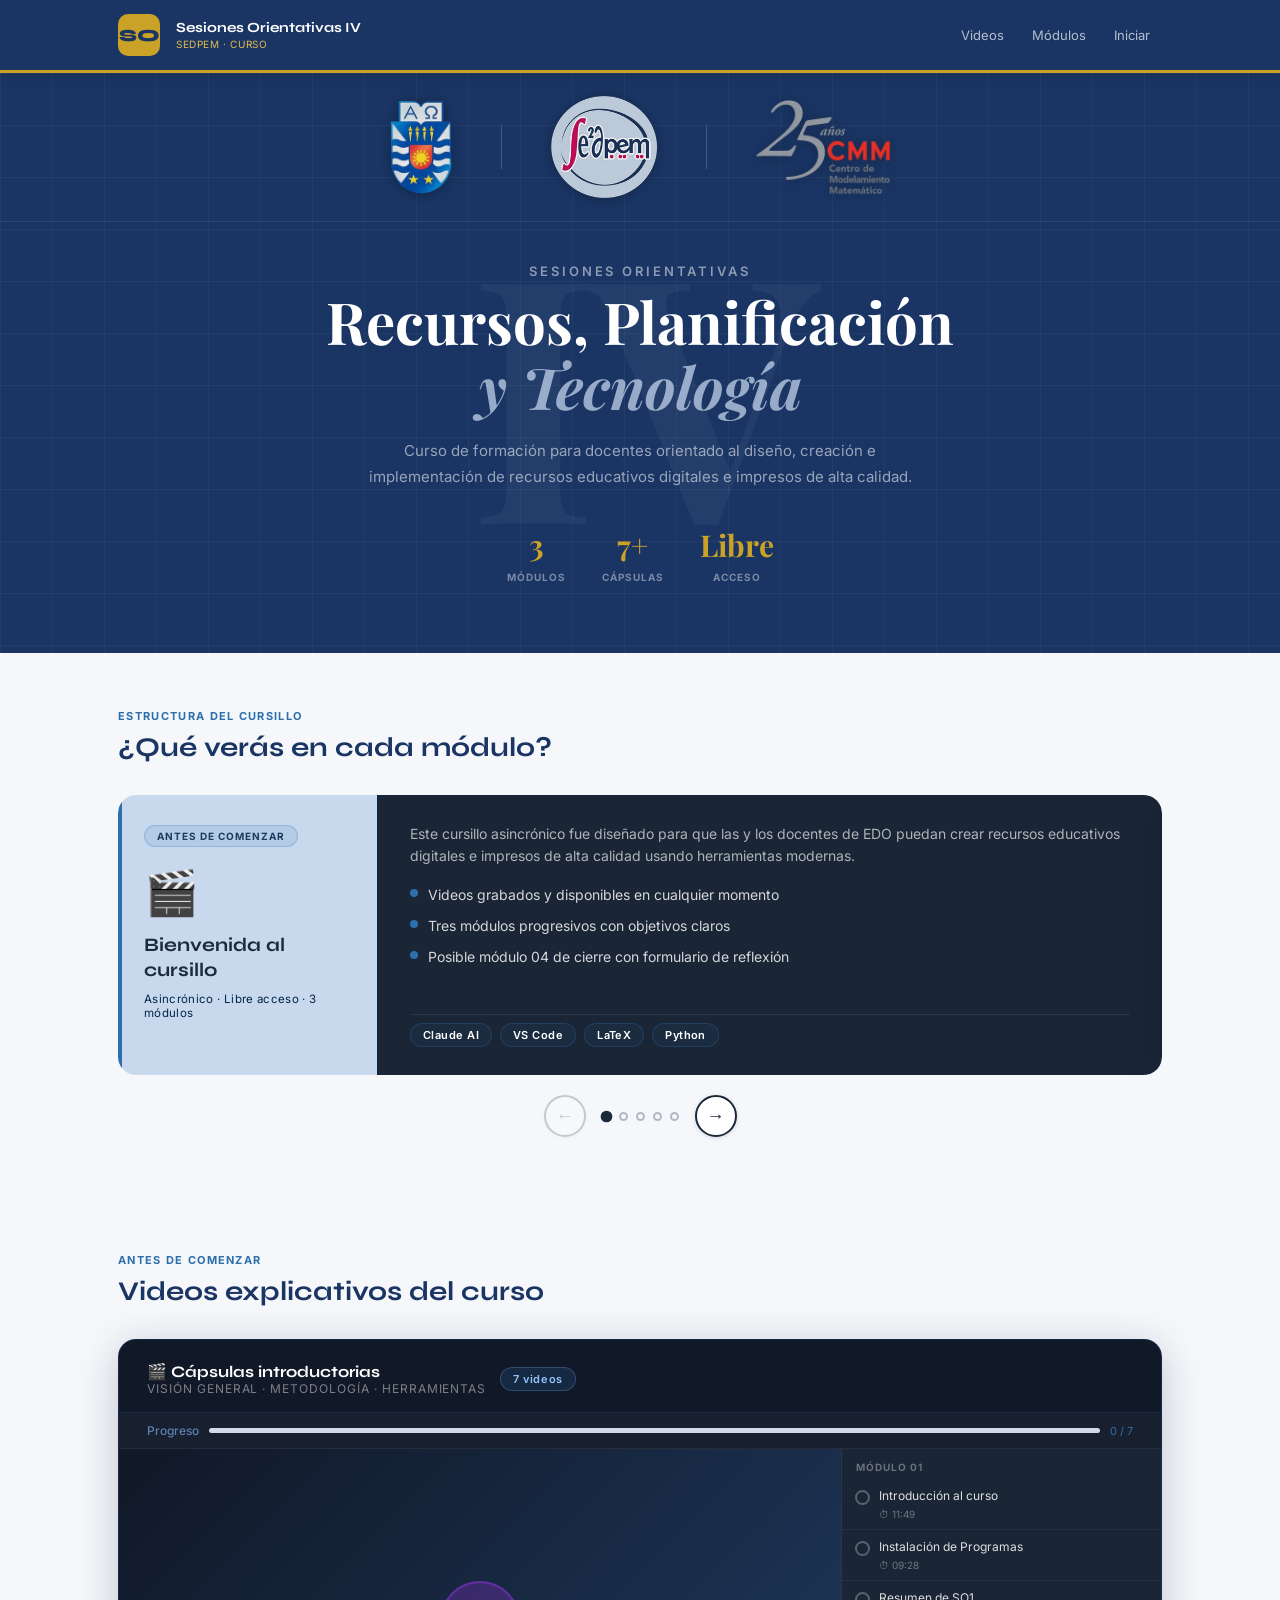
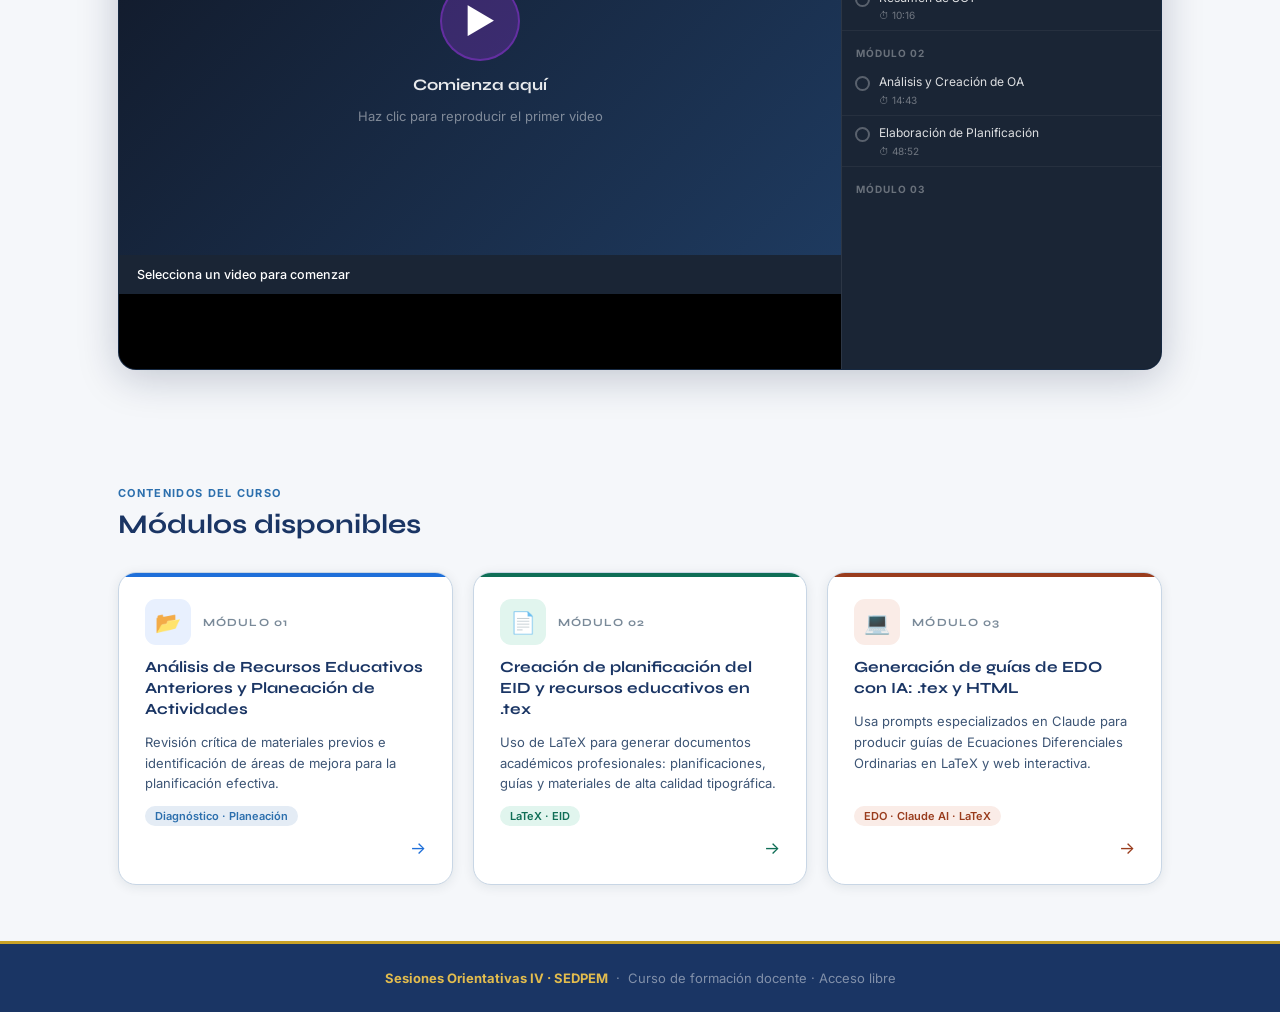
<file: index.html>
<!DOCTYPE html>
<html lang="es">
<head>
  <meta charset="UTF-8">
  <meta name="viewport" content="width=device-width, initial-scale=1.0">
  <title>Sesiones Orientativas IV – SEDPEM</title>
  <link rel="stylesheet" href="css/styles.css">
  <style>
    /* ── CÁPSULA DE VIDEOS (index) ─────────────────────── */
    .video-index-section {
      background: #111827;
      border-radius: 18px;
      overflow: hidden;
      margin: 0 0 60px 0;
      box-shadow: 0 8px 40px rgba(13,27,62,0.22);
    }

    .video-index-header {
      padding: 22px 28px 16px;
      border-bottom: 1px solid rgba(44,111,173,0.2);
      display: flex;
      align-items: center;
      gap: 14px;
      flex-wrap: wrap;
    }

    .video-index-title {
      font-family: 'Syne', sans-serif;
      font-size: 16px;
      font-weight: 700;
      color: #fff;
      flex: 1;
    }

    .video-index-subtitle {
      font-size: 12px;
      color: rgba(255,255,255,0.45);
      text-transform: uppercase;
      letter-spacing: 0.08em;
    }

    .video-index-badge {
      background: rgba(44,111,173,0.2);
      border: 1px solid rgba(91,130,176,0.4);
      color: #93c5fd;
      font-size: 11px;
      font-weight: 600;
      padding: 4px 12px;
      border-radius: 999px;
      letter-spacing: 0.05em;
    }

    .video-index-progress {
      display: flex;
      align-items: center;
      gap: 10px;
      padding: 10px 28px;
      background: rgba(255,255,255,0.03);
      border-bottom: 1px solid rgba(255,255,255,0.06);
    }

    .video-index-progress .progress-label { font-size: 12px; color: #5b82b0; font-weight: 500; }

    .video-index-layout {
      display: flex;
      min-height: 520px;
    }

    .video-index-main {
      flex: 1;
      display: flex;
      flex-direction: column;
      background: #000;
    }

    .video-index-embed {
      position: relative;
      width: 100%;
      padding-top: 56.25%;
      background: #000;
    }

    .video-index-embed iframe {
      position: absolute;
      inset: 0;
      width: 100%; height: 100%;
      border: none;
    }

    .video-index-embed .video-placeholder {
      position: absolute;
      inset: 0;
      display: flex;
      flex-direction: column;
      align-items: center;
      justify-content: center;
      background: linear-gradient(135deg, #111827 0%, #1e3a5f 100%);
      color: #fff;
      gap: 14px;
      cursor: pointer;
    }

    .video-index-embed .video-placeholder-icon {
      width: 80px; height: 80px;
      background: rgba(164,53,240,0.25);
      border-radius: 50%;
      display: flex; align-items: center; justify-content: center;
      font-size: 34px;
      transition: background 0.2s, transform 0.2s;
      border: 2px solid rgba(164,53,240,0.4);
    }

    .video-index-embed .video-placeholder:hover .video-placeholder-icon {
      background: rgba(164,53,240,0.45);
      transform: scale(1.08);
    }

    .video-index-embed .video-placeholder-title {
      font-family: 'Syne', sans-serif;
      font-size: 16px;
      font-weight: 700;
      color: rgba(255,255,255,0.9);
    }

    .video-index-embed .video-placeholder-sub {
      font-size: 13px;
      color: rgba(255,255,255,0.45);
    }

    .video-index-infobar {
      background: #1a2535;
      padding: 12px 18px;
      display: flex;
      align-items: center;
      justify-content: space-between;
      gap: 12px;
    }

    .video-index-sidebar {
      width: 320px;
      background: #1a2535;
      border-left: 1px solid rgba(255,255,255,0.08);
      display: flex;
      flex-direction: column;
      overflow: hidden;
    }

    .sidebar-group-label {
      padding: 12px 14px 6px;
      font-size: 10px;
      font-weight: 700;
      color: rgba(255,255,255,0.35);
      text-transform: uppercase;
      letter-spacing: 0.1em;
    }

    @media (max-width: 768px) {
      .video-index-layout { flex-direction: column; }
      .video-index-sidebar { width: 100%; border-left: none; border-top: 1px solid rgba(255,255,255,0.08); }
      .sidebar-list { max-height: 220px; }
    }

    /* ── BOTÓN AMPLIAR ─────────────────────────────────── */
    .btn-expand {
      display: inline-flex;
      align-items: center;
      gap: 6px;
      background: rgba(91,130,176,0.15);
      border: 1px solid rgba(91,130,176,0.35);
      color: #93c5fd;
      font-size: 12px;
      font-weight: 600;
      padding: 5px 13px;
      border-radius: 999px;
      cursor: pointer;
      transition: background 0.2s, border-color 0.2s;
      letter-spacing: 0.03em;
    }
    .btn-expand:hover {
      background: rgba(91,130,176,0.28);
      border-color: rgba(91,130,176,0.6);
    }
    .btn-expand svg { flex-shrink: 0; }

    /* ── MODAL LIGHTBOX ────────────────────────────────── */
    #video-modal {
      display: none;
      position: fixed;
      inset: 0;
      z-index: 9999;
      background: rgba(0,0,0,0.88);
      align-items: center;
      justify-content: center;
      padding: 20px;
    }
    #video-modal.open { display: flex; }
    #video-modal .modal-inner {
      position: relative;
      width: 100%;
      max-width: 1100px;
      background: #000;
      border-radius: 12px;
      overflow: hidden;
      box-shadow: 0 20px 80px rgba(0,0,0,0.7);
    }
    #video-modal .modal-ratio {
      position: relative;
      width: 100%;
      padding-top: 56.25%;
    }
    #video-modal iframe {
      position: absolute;
      inset: 0;
      width: 100%; height: 100%;
      border: none;
    }
    #video-modal .modal-close {
      position: absolute;
      top: -38px;
      right: 0;
      background: none;
      border: none;
      color: #fff;
      font-size: 28px;
      cursor: pointer;
      line-height: 1;
      opacity: 0.75;
      transition: opacity 0.2s;
    }
    #video-modal .modal-close:hover { opacity: 1; }

    /* ── CARRUSEL ──────────────────────────────────────── */
    .carousel-wrapper {
      position: relative;
      margin: 0 0 60px;
    }
    .carousel-overflow {
      overflow: hidden;
      border-radius: 18px;
    }

    .carousel-track {
      display: flex;
      transition: transform 0.45s cubic-bezier(0.4,0,0.2,1);
    }

    .carousel-slide {
      min-width: 100%;
      display: flex;
      border-radius: 18px;
      overflow: hidden;
      box-shadow: 0 6px 32px rgba(13,27,62,0.18);
    }

    .slide-header {
      width: 260px;
      min-width: 260px;
      padding: 30px 26px;
      display: flex;
      flex-direction: column;
      gap: 10px;
      color: #1a2a3a;
      background: #c3d6ede3;
      border-right: 1px solid #052649;
      position: relative;
    }

    .slide-header::after {
      content: '';
      position: absolute;
      left: 0; top: 0; bottom: 0;
      width: 4px;
      background: var(--slide-accent, #013361);
      border-radius: 0;
    }

    .slide-badge {
      font-size: 10px;
      font-weight: 700;
      letter-spacing: 0.1em;
      text-transform: uppercase;
      background: rgba(44,111,173,0.12);
      border: 1px solid rgba(44,111,173,0.25);
      border-radius: 999px;
      padding: 4px 12px;
      display: inline-block;
      align-self: flex-start;
      color: #1e3a5f;
    }

    .slide-icon { font-size: 44px; margin: 8px 0 4px; }

    .slide-title {
      font-family: 'Syne', sans-serif;
      font-size: 19px;
      font-weight: 700;
      color: #1a2a3a;
      margin: 0;
      line-height: 1.3;
    }

    .slide-subtitle {
      font-size: 11.5px;
      color: #03254b;
      margin: 0;
      letter-spacing: 0.03em;
    }

    .slide-body {
      flex: 1;
      background: #1a2535;
      padding: 28px 32px;
      display: flex;
      flex-direction: column;
      gap: 16px;
    }

    .slide-intro {
      font-size: 14px;
      color: rgba(255,255,255,0.65);
      margin: 0;
      line-height: 1.6;
    }

    .slide-list {
      list-style: none;
      margin: 0;
      padding: 0;
      display: flex;
      flex-direction: column;
      gap: 10px;
    }

    .slide-list li {
      display: flex;
      align-items: flex-start;
      gap: 10px;
      font-size: 14px;
      color: rgba(255,255,255,0.82);
      line-height: 1.5;
    }

    .slide-list li strong { color: #fff; font-weight: 600; }

    .sl-dot {
      width: 8px;
      height: 8px;
      min-width: 8px;
      border-radius: 50%;
      margin-top: 5px;
    }

    .slide-tools {
      display: flex;
      flex-wrap: wrap;
      gap: 8px;
      margin-top: auto;
      padding-top: 8px;
      border-top: 1px solid rgba(255,255,255,0.07);
    }

    .tool-chip {
      font-size: 11px;
      font-weight: 600;
      padding: 4px 12px;
      border-radius: 999px;
      border: 1px solid;
      letter-spacing: 0.04em;
    }

    .carousel-controls {
      display: flex;
      align-items: center;
      justify-content: center;
      gap: 16px;
      margin-top: 20px;
    }

    .carousel-btn {
      width: 42px;
      height: 42px;
      border-radius: 50%;
      border: 2px solid #1a2a3a;
      background: #fff;
      color: #1a2a3a;
      font-size: 18px;
      font-weight: 700;
      cursor: pointer;
      display: flex;
      align-items: center;
      justify-content: center;
      transition: background 0.2s, transform 0.15s, color 0.2s;
      line-height: 1;
      box-shadow: 0 1px 4px rgba(26,42,58,0.15);
    }

    .carousel-btn:hover { background: #1a2a3a; color: #fff; }
    .carousel-btn:active { transform: scale(0.92); }
    .carousel-btn:disabled { opacity: 0.22; cursor: default; pointer-events: none; }

    .carousel-dots { display: flex; gap: 8px; align-items: center; }

    .cdot {
      width: 9px;
      height: 9px;
      border-radius: 50%;
      background: transparent;
      border: 2px solid rgba(26,42,58,0.3);
      cursor: pointer;
      transition: background 0.2s, transform 0.2s, border-color 0.2s;
    }

    .cdot.active {
      background: #1a2a3a;
      border-color: #1a2a3a;
      transform: scale(1.3);
    }

    .cdot:hover:not(.active) { border-color: #1a2a3a; }

    @media (max-width: 768px) {
      .carousel-slide { flex-direction: column; }
      .slide-header { width: 100%; min-width: unset; padding: 24px 22px; }
      .slide-body { padding: 22px; }
    }

    /* ── HERO overrides (portada estilo formulario) ─── */
    .hero {
      background: #1a3564;
      min-height: 580px;
      padding: 0;
      position: relative;
      overflow: hidden;
      display: flex;
      flex-direction: column;
      justify-content: flex-end;
    }

    .hero-grid-overlay {
      position: absolute;
      inset: 0;
      background-image:
        linear-gradient(rgba(255,255,255,0.04) 1px, transparent 1px),
        linear-gradient(90deg, rgba(255,255,255,0.04) 1px, transparent 1px);
      background-size: 52px 52px;
      pointer-events: none;
      z-index: 1;
    }

    .hero-logos-bar {
      position: absolute;
      top: 0; left: 0; right: 0;
      padding: 22px 48px;
      display: flex;
      align-items: center;
      justify-content: center;
      gap: 48px;
      z-index: 3;
      flex-wrap: wrap;
    }

    .hero-logos-divider {
      width: 1px;
      height: 44px;
      background: rgba(255,255,255,0.18);
      flex-shrink: 0;
    }

    .hero-logo-img {
      height: 96px;
      width: auto;
      object-fit: contain;
      filter: drop-shadow(0 1px 6px rgba(0,0,0,0.3));
      opacity: 0.95;
    }

    .hero-logo-seminario { height: 104px; }

    .hero-bg-numeral {
      position: absolute;
      top: 50%;
      left: 50%;
      transform: translate(-50%, -44%);
      font-family: 'Playfair Display', serif;
      font-size: clamp(200px, 30vw, 340px);
      font-weight: 700;
      color: rgba(255,255,255,0.045);
      user-select: none;
      pointer-events: none;
      z-index: 2;
      line-height: 1;
      letter-spacing: -0.02em;
    }

    .hero-content {
      position: relative;
      z-index: 3;
      max-width: 820px;
      margin: 0 auto;
      padding: 140px 40px 68px;
      text-align: center;
    }

    .hero-supertitle {
      font-family: 'Inter', sans-serif;
      font-size: 13px;
      font-weight: 600;
      letter-spacing: 0.22em;
      text-transform: uppercase;
      color: rgba(255,255,255,0.5);
      margin-bottom: 10px;
    }

    .hero h1 {
      font-family: 'Playfair Display', serif;
      font-size: clamp(32px, 5vw, 58px);
      font-weight: 700;
      color: #ffffff;
      line-height: 1.13;
      margin-bottom: 18px;
    }

    .hero h1 em {
      font-style: italic;
      color: rgba(200,218,240,0.72);
    }

    .hero-subtitle-line {
      font-family: 'Inter', sans-serif;
      font-size: 15px;
      color: rgba(255,255,255,0.55);
      line-height: 1.78;
      max-width: 560px;
      margin: 0 auto 34px;
    }

    .hero-stats {
      display: flex;
      justify-content: center;
      gap: 36px;
      flex-wrap: wrap;
    }

    .hero-stat { text-align: center; }

    .hero-stat strong {
      display: block;
      font-family: 'Playfair Display', serif;
      font-size: 30px;
      font-weight: 700;
      color: #c9a227;
    }

    .hero-stat span {
      font-size: 10px;
      font-weight: 700;
      color: rgba(255,255,255,0.42);
      text-transform: uppercase;
      letter-spacing: 0.1em;
    }

    /* hero-badge ya no se usa, pero lo dejamos neutral */
    .hero-badge { display: none; }
    .hero-desc  { display: none; }

    .hero-logo-img {
      transition: opacity .1s, transform .1s, filter .1s;
      cursor: pointer;
    }
    .hero-logo-img:hover {
      opacity: 1 !important;
      transform: scale(1.12) translateY(-3px);
      filter: drop-shadow(0 4px 18px rgba(255,255,255,0.4)) brightness(1.2);
    }
  </style>
</head>
<body>

  <!-- HEADER -->
  <header class="site-header">
    <div class="header-inner">
      <a href="index.html" class="header-logo">SO</a>
      <a href="index.html" class="header-title">
        Sesiones Orientativas IV
        <span>SEDPEM · Curso</span>
      </a>
      <nav class="header-nav">
        <a href="#videos">Videos</a>
        <a href="#modulos">Módulos</a>
        <a href="modulos/modulo-01.html">Iniciar</a>
      </nav>
    </div>
  </header>

  <!-- HERO PORTADA -->
  <section class="hero">
    <div class="hero-grid-overlay"></div>
    <div class="hero-logos-bar">
      <img src="logo_ubb.png"       alt="Universidad del Bío-Bío" class="hero-logo-img">
      <div class="hero-logos-divider"></div>
      <img src="logo_seminario.png" alt="SEDPEM"                  class="hero-logo-img hero-logo-seminario">
      <div class="hero-logos-divider"></div>
      <img src="logo_cmm.png"       alt="CMM 25 años"             class="hero-logo-img">
    </div>
    <div class="hero-bg-numeral">IV</div>
    <div class="hero-content">
      <p class="hero-supertitle">Sesiones Orientativas</p>
      <h1>Recursos, Planificación<br><em>y Tecnología</em></h1>
      <p class="hero-subtitle-line">Curso de formación para docentes orientado al diseño, creación e implementación de recursos educativos digitales e impresos de alta calidad.</p>
      <div class="hero-stats">
        <div class="hero-stat"><strong>3</strong><span>Módulos</span></div>
        <div class="hero-stat"><strong>7+</strong><span>Cápsulas</span></div>
        <div class="hero-stat"><strong>Libre</strong><span>Acceso</span></div>
      </div>
    </div>
  </section>

  <!-- CARRUSEL DE MÓDULOS -->
  <section class="modulos-section" id="resumen-curso" style="padding-bottom: 0;">
    <p class="section-label">Estructura del cursillo</p>
    <h2 class="section-titulo">¿Qué verás en cada módulo?</h2>

    <div class="carousel-wrapper">
    <div class="carousel-overflow">
      <div class="carousel-track" id="carousel-track">

        <!-- SLIDE 0: Bienvenida -->
        <div class="carousel-slide" data-mod="intro">
          <div class="slide-header" style="--slide-accent:#2c6fad;">
            <div class="slide-badge">Antes de comenzar</div>
            <div class="slide-icon">🎬</div>
            <h3 class="slide-title">Bienvenida al cursillo</h3>
            <p class="slide-subtitle">Asincrónico · Libre acceso · 3 módulos</p>
          </div>
          <div class="slide-body">
            <p class="slide-intro">Este cursillo asincrónico fue diseñado para que las y los docentes de EDO puedan crear recursos educativos digitales e impresos de alta calidad usando herramientas modernas.</p>
            <ul class="slide-list">
              <li><span class="sl-dot" style="background:#2c6fad;"></span>Videos grabados y disponibles en cualquier momento</li>
              <li><span class="sl-dot" style="background:#2c6fad;"></span>Tres módulos progresivos con objetivos claros</li>
              <li><span class="sl-dot" style="background:#2c6fad;"></span>Posible módulo 04 de cierre con formulario de reflexión</li>
            </ul>
            <div class="slide-tools">
              <span class="tool-chip" style="background:rgba(44,111,173,0.1);color:#ffffff;border-color:rgba(44,111,173,0.3);">Claude AI</span>
              <span class="tool-chip" style="background:rgba(44,111,173,0.1);color:#ffffff;border-color:rgba(44,111,173,0.3);">VS Code</span>
              <span class="tool-chip" style="background:rgba(44,111,173,0.1);color:#ffffff;border-color:rgba(44,111,173,0.3);">LaTeX</span>
              <span class="tool-chip" style="background:rgba(44,111,173,0.1);color:#ffffff;border-color:rgba(44,111,173,0.3);">Python</span>
            </div>
          </div>
        </div>

        <!-- SLIDE 1: Módulo 01 -->
        <div class="carousel-slide" data-mod="01">
          <div class="slide-header" style="--slide-accent:#052039;">
            <div class="slide-badge">Módulo 01</div>
            <div class="slide-icon">📂</div>
            <h3 class="slide-title">Introducción y configuración</h3>
            <p class="slide-subtitle">Diagnóstico · Herramientas · Repaso SO I</p>
          </div>
          <div class="slide-body">
            <p class="slide-intro">Arrancamos con la presentación del cursillo, las observaciones importantes y dejamos todo listo en tu computador.</p>
            <ul class="slide-list">
              <li><span class="sl-dot" style="background:#2c6fad;"></span><strong>Intro del cursillo</strong> — objetivos, metodología y observaciones clave</li>
              <li><span class="sl-dot" style="background:#2c6fad;"></span><strong>Instalaciones</strong> — descarga e instalación de Claude, VS Code y Python para Windows</li>
              <li><span class="sl-dot" style="background:#2c6fad;"></span><strong>Repaso</strong> — consolidamos lo visto en la primera Sesión Orientativa</li>
            </ul>
            <div class="slide-tools">
              <span class="tool-chip" style="background:rgba(44,111,173,0.1);color:#ffffff;border-color:rgba(44,111,173,0.3);">Claude AI</span>
              <span class="tool-chip" style="background:rgba(44,111,173,0.1);color:#ffffff;border-color:rgba(44,111,173,0.3);">VS Code</span>
              <span class="tool-chip" style="background:rgba(44,111,173,0.1);color:#ffffff;border-color:rgba(44,111,173,0.3);">Python</span>
            </div>
          </div>
        </div>

        <!-- SLIDE 2: Módulo 02 -->
        <div class="carousel-slide" data-mod="02">
          <div class="slide-header" style="--slide-accent:#1a8a72;">
            <div class="slide-badge">Módulo 02</div>
            <div class="slide-icon">📄</div>
            <h3 class="slide-title">Planificación del EID en LaTeX</h3>
            <p class="slide-subtitle">Objetivo Mineduc · Planificación · .tex</p>
          </div>
          <div class="slide-body">
            <p class="slide-intro">Aprenderás a crear una planificación profesional del EID partiendo de los objetivos del Mineduc, usando directamente LaTeX desde cero.</p>
            <ul class="slide-list">
              <li><span class="sl-dot" style="background:#1a8a72;"></span><strong>Análisis del objetivo general</strong> del EID y los lineamientos Mineduc para la sesión</li>
              <li><span class="sl-dot" style="background:#1a8a72;"></span><strong>Planificación en .tex</strong> — ejemplo con modelo de crecimiento poblacional</li>
              <li><span class="sl-dot" style="background:#1a8a72;"></span><strong>Plantilla propia</strong> — usarás una página elaborada por el profe que entrega la estructura LaTeX lista</li>
            </ul>
            <div class="slide-tools">
              <span class="tool-chip" style="background:rgba(26,138,114,0.1);color:#ffffff;border-color:rgba(26,138,114,0.3);">LaTeX</span>
              <span class="tool-chip" style="background:rgba(26,138,114,0.1);color:#ffffff;border-color:rgba(26,138,114,0.3);">EID</span>
              <span class="tool-chip" style="background:rgba(26,138,114,0.1);color:#ffffff;border-color:rgba(26,138,114,0.3);">Mineduc</span>
            </div>
          </div>
        </div>

        <!-- SLIDE 3: Módulo 03 -->
        <div class="carousel-slide" data-mod="03">
          <div class="slide-header" style="--slide-accent:#b8860b;">
            <div class="slide-badge">Módulo 03</div>
            <div class="slide-icon">💻</div>
            <h3 class="slide-title">Guías EDO con IA: .tex y HTML pro</h3>
            <p class="slide-subtitle">Guía · Claude AI · GitHub Pages</p>
          </div>
          <div class="slide-body">
            <p class="slide-intro">El módulo más completo: crearás la guía de trabajo en LaTeX, la transformarás en HTML básico y luego la potenciarás con IA hasta publicarla en la web.</p>
            <ul class="slide-list">
              <li><span class="sl-dot" style="background:#b8860b;"></span><strong>Guía en .tex</strong> — estructura y estética básica de LaTeX con apoyo de ChatGPT gratuito</li>
              <li><span class="sl-dot" style="background:#b8860b;"></span><strong>Export HTML</strong> — desde la misma página del profe se genera el HTML base de la guía</li>
              <li><span class="sl-dot" style="background:#b8860b;"></span><strong>Prompt .md en Claude</strong> — un prompt muy detallado potencia el HTML básico a una versión pro</li>
              <li><span class="sl-dot" style="background:#b8860b;"></span><strong>GitHub Pages</strong> — guardas el archivo, lo publicas y obtienes la URL para insertar en el .tex</li>
            </ul>
            <div class="slide-tools">
              <span class="tool-chip" style="background:rgba(184,134,11,0.1);color:#ffffff;border-color:rgba(184,134,11,0.3);">Claude AI</span>
              <span class="tool-chip" style="background:rgba(184,134,11,0.1);color:#ffffff;border-color:rgba(184,134,11,0.3);">LaTeX</span>
              <span class="tool-chip" style="background:rgba(184,134,11,0.1);color:#ffffff;border-color:rgba(184,134,11,0.3);">HTML</span>
              <span class="tool-chip" style="background:rgba(184,134,11,0.1);color:#ffffff;border-color:rgba(184,134,11,0.3);">GitHub Pages</span>
            </div>
          </div>
        </div>

        <!-- SLIDE 4: Módulo 04 -->
        <div class="carousel-slide" data-mod="04">
          <div class="slide-header" style="--slide-accent:#b8860b;">
            <div class="slide-badge" style="background:rgba(255,255,255,0.15);">Módulo 04 · Próximamente</div>
            <div class="slide-icon">📝</div>
            <h3 class="slide-title">Formulario de cierre personalizado</h3>
            <p class="slide-subtitle">Reflexión · Evaluación · Cierre de clase</p>
          </div>
          <div class="slide-body">
            <p class="slide-intro">Módulo opcional en desarrollo: aprenderás a crear un formulario personalizado que tus estudiantes completarán al finalizar la clase del EID.</p>
            <ul class="slide-list">
              <li><span class="sl-dot" style="background:#b8860b;"></span><strong>Formulario a medida</strong> — diseñado para que los estudiantes registren qué aprendieron del EID</li>
              <li><span class="sl-dot" style="background:#b8860b;"></span><strong>Espacio de comentarios</strong> — los estudiantes podrán compartir cómo fue su experiencia de clase</li>
              <li><span class="sl-dot" style="background:#b8860b;"></span>Herramientas y plataforma por confirmar</li>
            </ul>
            <div class="slide-tools">
              <span class="tool-chip" style="background:rgba(184,134,11,0.1);color:#ffffff;border-color:rgba(184,134,11,0.3);">En desarrollo</span>
              <span class="tool-chip" style="background:rgba(184,134,11,0.1);color:#ffffff;border-color:rgba(184,134,11,0.3);">Cierre de clase</span>
            </div>
          </div>
        </div>

      </div><!-- /carousel-track -->
    </div><!-- /carousel-overflow -->

    <!-- Controles fuera del overflow -->
    <div class="carousel-controls">
      <button class="carousel-btn" id="btn-prev" onclick="moveCarousel(-1)" aria-label="Anterior">&#8592;</button>
      <div class="carousel-dots" id="carousel-dots"></div>
      <button class="carousel-btn" id="btn-next" onclick="moveCarousel(1)" aria-label="Siguiente">&#8594;</button>
    </div>

  </section>

  <!-- VIDEOS EXPLICATIVOS -->
  <main class="modulos-section" id="videos" style="padding-bottom: 0;">
    <p class="section-label">Antes de comenzar</p>
    <h2 class="section-titulo">Videos explicativos del curso</h2>

    <div class="video-index-section">

      <div class="video-index-header">
        <div>
          <div class="video-index-title">🎬 Cápsulas introductorias</div>
          <div class="video-index-subtitle">Visión general · Metodología · Herramientas</div>
        </div>
        <span class="video-index-badge">7 videos</span>
      </div>

      <div class="video-index-progress">
        <span class="progress-label">Progreso</span>
        <div class="progress-bar-track">
          <div class="progress-bar-fill" id="fill-idx" style="width: 0%"></div>
        </div>
        <span class="progress-count" id="count-idx">0 / 7</span>
      </div>

      <div class="video-index-layout">

        <!-- Reproductor principal -->
        <div class="video-index-main">
          <div class="video-index-embed">
            <div class="video-placeholder" id="placeholder-idx" onclick="playIndexVideo(0)">
              <div class="video-placeholder-icon">▶</div>
              <div class="video-placeholder-title">Comienza aquí</div>
              <div class="video-placeholder-sub">Haz clic para reproducir el primer video</div>
            </div>
            <iframe id="player-idx" src="" allowfullscreen allow="autoplay; fullscreen" loading="lazy" title="Video introductorio" style="display:none;"></iframe>
          </div>
          <div class="video-index-infobar">
            <span class="video-info-title" id="title-idx">Selecciona un video para comenzar</span>
            <div style="display:flex;align-items:center;gap:10px;">
              <span class="video-info-meta" id="meta-idx"></span>
              <button class="btn-expand" id="btn-expand" onclick="openModal()" style="display:none;" title="Ver en pantalla grande">
                <svg width="13" height="13" viewBox="0 0 24 24" fill="none" stroke="currentColor" stroke-width="2.2"><path d="M8 3H5a2 2 0 0 0-2 2v3m18 0V5a2 2 0 0 0-2-2h-3m0 18h3a2 2 0 0 0 2-2v-3M3 16v3a2 2 0 0 0 2 2h3"/></svg>
                Ampliar
              </button>
            </div>
          </div>
        </div>

        <!-- Sidebar de videos -->
        <div class="video-index-sidebar">
          <div class="sidebar-group-label">Módulo 01</div>
          <div class="sidebar-list" id="list-idx">

            <div class="video-item" onclick="playIndexVideo(0)" data-index="0">
              <div class="item-check" id="check-idx-0"></div>
              <div class="item-info">
                <div class="item-title">Introducción al curso</div>
                <div class="item-now-playing">▶ Reproduciendo</div>
                <div class="item-duration">⏱ 11:49</div>
              </div>
            </div>

            <div class="video-item" onclick="playIndexVideo(1)" data-index="1">
              <div class="item-check" id="check-idx-1"></div>
              <div class="item-info">
                <div class="item-title">Instalación de Programas</div>
                <div class="item-now-playing">▶ Reproduciendo</div>
                <div class="item-duration">⏱ 09:28</div>
              </div>
            </div>

            <div class="video-item" onclick="playIndexVideo(2)" data-index="2">
              <div class="item-check" id="check-idx-2"></div>
              <div class="item-info">
                <div class="item-title">Resumen de SO1</div>
                <div class="item-now-playing">▶ Reproduciendo</div>
                <div class="item-duration">⏱ 10:16</div>
              </div>
            </div>

            <div class="sidebar-group-label" style="margin-top:4px;">Módulo 02</div>

            <div class="video-item" onclick="playIndexVideo(3)" data-index="3">
              <div class="item-check" id="check-idx-3"></div>
              <div class="item-info">
                <div class="item-title">Análisis y Creación de OA</div>
                <div class="item-now-playing">▶ Reproduciendo</div>
                <div class="item-duration">⏱ 14:43</div>
              </div>
            </div>

            <div class="video-item" onclick="playIndexVideo(4)" data-index="4">
              <div class="item-check" id="check-idx-4"></div>
              <div class="item-info">
                <div class="item-title">Elaboración de Planificación</div>
                <div class="item-now-playing">▶ Reproduciendo</div>
                <div class="item-duration">⏱ 48:52</div>
              </div>
            </div>

            <div class="sidebar-group-label" style="margin-top:4px;">Módulo 03</div>

            <div class="video-item" onclick="playIndexVideo(5)" data-index="5">
              <div class="item-check" id="check-idx-5"></div>
              <div class="item-info">
                <div class="item-title">Elaboración de guía en LaTeX</div>
                <div class="item-now-playing">▶ Reproduciendo</div>
                <div class="item-duration">⏱ 44:42</div>
              </div>
            </div>

            <div class="video-item" onclick="playIndexVideo(6)" data-index="6">
              <div class="item-check" id="check-idx-6"></div>
              <div class="item-info">
                <div class="item-title">Elaboración de página HTML</div>
                <div class="item-now-playing">▶ Reproduciendo</div>
                <div class="item-duration">⏱ 34:34</div>
              </div>
            </div>

          </div>
        </div>
      </div>
    </div>
  </main>

  <!-- MÓDULOS -->
  <main class="modulos-section" id="modulos">
    <p class="section-label">Contenidos del curso</p>
    <h2 class="section-titulo">Módulos disponibles</h2>

    <div class="modulos-grid">

      <a href="modulos/modulo-01.html" class="modulo-card" style="--card-color:#1e6fd9;--card-bg:#e8f0fe;">
        <div style="display:flex;align-items:center;gap:12px;">
          <div class="modulo-icon" style="--card-bg:#e8f0fe;">📂</div>
          <span class="modulo-num">Módulo 01</span>
        </div>
        <h3>Análisis de Recursos Educativos Anteriores y Planeación de Actividades</h3>
        <p class="modulo-desc">Revisión crítica de materiales previos e identificación de áreas de mejora para la planificación efectiva.</p>
        <span class="modulo-tag">Diagnóstico · Planeación</span>
        <span class="modulo-arrow">→</span>
      </a>

      <a href="modulos/modulo-02.html" class="modulo-card" style="--card-color:#0f6e56;--card-bg:#e1f5ee;">
        <div style="display:flex;align-items:center;gap:12px;">
          <div class="modulo-icon" style="background:#e1f5ee;">📄</div>
          <span class="modulo-num">Módulo 02</span>
        </div>
        <h3>Creación de planificación del EID y recursos educativos en .tex</h3>
        <p class="modulo-desc">Uso de LaTeX para generar documentos académicos profesionales: planificaciones, guías y materiales de alta calidad tipográfica.</p>
        <span class="modulo-tag" style="background:#e1f5ee;color:#0f6e56;">LaTeX · EID</span>
        <span class="modulo-arrow" style="color:#0f6e56;">→</span>
      </a>

      <a href="modulos/modulo-03.html" class="modulo-card" style="--card-color:#993c1d;--card-bg:#faece7;">
        <div style="display:flex;align-items:center;gap:12px;">
          <div class="modulo-icon" style="background:#faece7;">💻</div>
          <span class="modulo-num">Módulo 03</span>
        </div>
        <h3>Generación de guías de EDO con IA: .tex y HTML</h3>
        <p class="modulo-desc">Usa prompts especializados en Claude para producir guías de Ecuaciones Diferenciales Ordinarias en LaTeX y web interactiva.</p>
        <span class="modulo-tag" style="background:#faece7;color:#993c1d;">EDO · Claude AI · LaTeX</span>
        <span class="modulo-arrow" style="color:#993c1d;">→</span>
      </a>

    </div>
  </main>

  <!-- FOOTER -->
  <footer class="site-footer">
    <strong>Sesiones Orientativas IV · SEDPEM</strong> &nbsp;·&nbsp; Curso de formación docente · Acceso libre
  </footer>

  <!-- MODAL LIGHTBOX -->
  <div id="video-modal" onclick="closeModalOutside(event)">
    <div class="modal-inner">
      <button class="modal-close" onclick="closeModal()" title="Cerrar">✕</button>
      <div class="modal-ratio">
        <iframe id="modal-player" src="" allowfullscreen allow="autoplay; fullscreen"></iframe>
      </div>
    </div>
  </div>

  <script>
    const indexVideos = [
      { id: 'JniFHW1tF-E', title: 'Introducción al curso',         duration: '11:49' },
      { id: 'JF8E3cqf3sE', title: 'Instalación de Programas',      duration: '09:28' },
      { id: 'ERbNBIWKkyA', title: 'Resumen de SO1',                 duration: '10:16' },
      { id: '_qHDtHz2JEI', title: 'Análisis y Creación de OA',      duration: '14:43' },
      { id: '1BMY_ncpkQI', title: 'Elaboración de Planificación',   duration: '48:52' },
      { id: 'WoL3wBPfWrM', title: 'Elaboración de guía en LaTeX',   duration: '44:42' },
      { id: 'Hee_c6CuVTw', title: 'Elaboración de página HTML',     duration: '34:34' },
    ];

    const watchedIdx = new Set();

    function playIndexVideo(index) {
      const v = indexVideos[index];
      const placeholder = document.getElementById('placeholder-idx');
      const player      = document.getElementById('player-idx');
      placeholder.style.display = 'none';
      player.style.display      = 'block';
      player.src = 'https://www.youtube.com/embed/' + v.id + '?autoplay=1&rel=0&fs=1';

      document.getElementById('title-idx').textContent = v.title;
      document.getElementById('meta-idx').textContent  = v.duration;

      // Mostrar botón ampliar
      const btnExpand = document.getElementById('btn-expand');
      btnExpand.style.display = 'inline-flex';
      btnExpand.dataset.videoId = v.id;

      document.querySelectorAll('#list-idx .video-item').forEach((item, i) => {
        item.classList.toggle('active', i === index);
      });

      watchedIdx.add(index);
      const total = indexVideos.length;
      const done  = watchedIdx.size;
      document.getElementById('fill-idx').style.width   = Math.round((done/total)*100) + '%';
      document.getElementById('count-idx').textContent  = done + ' / ' + total;

      watchedIdx.forEach(i => {
        const check = document.getElementById('check-idx-' + i);
        if (check) {
          check.style.background  = '#5624d0';
          check.style.borderColor = '#5624d0';
          check.textContent       = '✓';
          check.closest('.video-item').classList.add('completed');
        }
      });
    }

    function openModal() {
      const videoId = document.getElementById('btn-expand').dataset.videoId;
      if (!videoId) return;
      document.getElementById('modal-player').src =
        'https://www.youtube.com/embed/' + videoId + '?autoplay=1&rel=0&fs=1';
      document.getElementById('video-modal').classList.add('open');
      document.body.style.overflow = 'hidden';
    }

    function closeModal() {
      document.getElementById('video-modal').classList.remove('open');
      document.getElementById('modal-player').src = '';
      document.body.style.overflow = '';
    }

    function closeModalOutside(e) {
      if (e.target === document.getElementById('video-modal')) closeModal();
    }

    document.addEventListener('keydown', e => {
      if (e.key === 'Escape') closeModal();
    });
  </script>

  <script>
    /* ── CARRUSEL ── */
    const track   = document.getElementById('carousel-track');
    const dotsBox = document.getElementById('carousel-dots');
    const slides  = track.querySelectorAll('.carousel-slide');
    const total   = slides.length;
    let current   = 0;

    slides.forEach((_, i) => {
      const d = document.createElement('div');
      d.className = 'cdot' + (i === 0 ? ' active' : '');
      d.onclick   = () => goTo(i);
      dotsBox.appendChild(d);
    });

    function goTo(n) {
      current = Math.max(0, Math.min(n, total - 1));
      track.style.transform = 'translateX(-' + current * 100 + '%)';
      dotsBox.querySelectorAll('.cdot').forEach((d, i) => d.classList.toggle('active', i === current));
      document.getElementById('btn-prev').disabled = current === 0;
      document.getElementById('btn-next').disabled = current === total - 1;
    }

    function moveCarousel(dir) { goTo(current + dir); }

    goTo(0);
  </script>

</body>
</html>
</file>
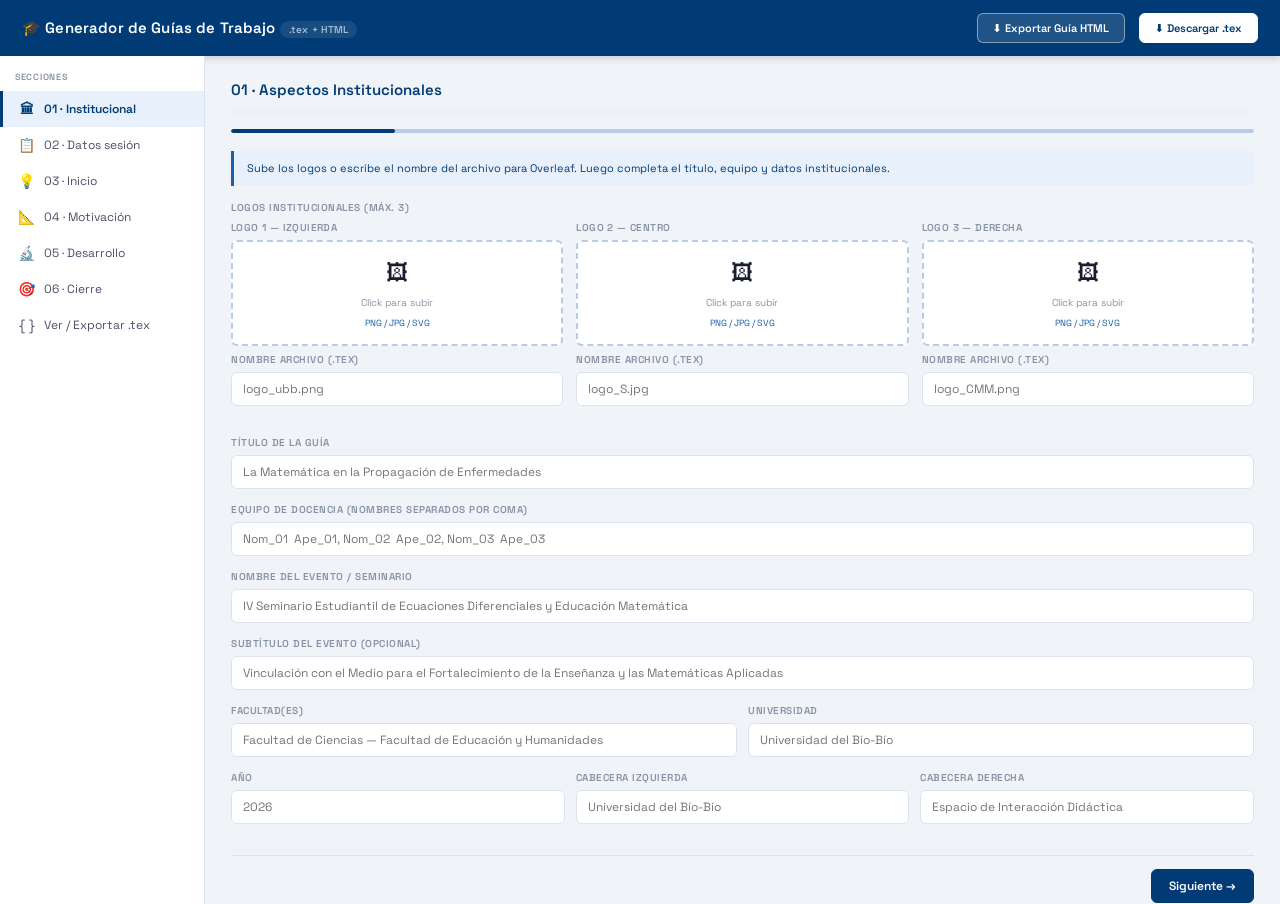
<file: modulos/generador_guias.html>
<!DOCTYPE html>
<html lang="es">
<head>
<meta charset="UTF-8">
<meta name="viewport" content="width=device-width,initial-scale=1">
<title>Generador de Guías de Trabajo — .tex / HTML</title>
<link href="https://fonts.googleapis.com/css2?family=Space+Grotesk:wght@400;500;600&family=JetBrains+Mono:wght@400;500&display=swap" rel="stylesheet">
<style>
:root {
  --blue:#003B75;--blue2:#1a5fa8;--blue-light:#e8f1fb;--blue-mid:#b8cce8;
  --gray-bg:#f0f3f8;--gray-border:#dde3ee;--gray-muted:#8892a4;
  --text:#1a1d2e;--text-soft:#4a5068;
  --radius:10px;--radius-sm:6px;
  --shadow:0 2px 12px rgba(0,59,117,0.08);
}
*{box-sizing:border-box;margin:0;padding:0}
body{font-family:'Space Grotesk',system-ui,sans-serif;font-size:13px;color:var(--text);background:var(--gray-bg);line-height:1.6}
.app-header{background:var(--blue);color:#fff;padding:13px 22px;display:flex;align-items:center;gap:14px;flex-wrap:wrap;box-shadow:0 2px 8px rgba(0,0,0,0.18)}
.app-header h1{font-size:15px;font-weight:600;flex:1;letter-spacing:.01em}
.app-header .ver{font-size:10px;opacity:.65;background:rgba(255,255,255,0.15);padding:2px 9px;border-radius:20px}
.btn-hdr{padding:7px 15px;border-radius:var(--radius-sm);font-size:11px;font-weight:600;cursor:pointer;border:1.5px solid;transition:all .15s;font-family:inherit}
.btn-tex{background:#fff;color:var(--blue);border-color:#fff}.btn-tex:hover{background:#e8f1fb}
.btn-html-exp{background:rgba(255,255,255,0.13);color:#fff;border-color:rgba(255,255,255,0.45)}.btn-html-exp:hover{background:rgba(255,255,255,0.22)}
.app-body{display:flex;height:calc(100vh - 52px)}
.sidebar{width:205px;min-width:205px;background:#fff;border-right:1px solid var(--gray-border);padding:14px 0;overflow-y:auto;flex-shrink:0}
.sidebar-ttl{font-size:9px;font-weight:600;letter-spacing:.08em;text-transform:uppercase;color:var(--gray-muted);padding:0 15px 7px}
.nav-item{display:flex;align-items:center;gap:9px;width:100%;text-align:left;padding:9px 15px;border:none;background:none;font-size:12px;cursor:pointer;color:var(--text-soft);border-left:3px solid transparent;transition:all .12s;font-family:inherit}
.nav-item:hover{background:var(--gray-bg);color:var(--text)}
.nav-item.active{background:var(--blue-light);color:var(--blue);border-left-color:var(--blue);font-weight:600}
.nav-item .ni{font-size:14px;width:17px;text-align:center}
.main{flex:1;overflow-y:auto;padding:22px 26px}
.sec{display:none}
.sec.active{display:block;animation:fadeIn .18s ease}
@keyframes fadeIn{from{opacity:0;transform:translateY(4px)}to{opacity:1;transform:none}}
.sec-title{font-size:15px;font-weight:600;color:var(--blue);margin-bottom:16px;padding-bottom:9px;border-bottom:2px solid var(--blue-light)}
.prog-bar{height:4px;background:var(--blue-mid);border-radius:2px;margin-bottom:18px;overflow:hidden}
.prog-fill{height:100%;background:var(--blue);border-radius:2px;transition:width .35s}
.fg{margin-bottom:13px}
.fg label{display:block;font-size:10px;font-weight:600;letter-spacing:.05em;color:var(--gray-muted);margin-bottom:4px;text-transform:uppercase}
input[type=text],textarea,select{width:100%;padding:8px 11px;border:1.5px solid var(--gray-border);border-radius:var(--radius-sm);background:#fff;color:var(--text);font-size:12px;font-family:inherit;transition:border-color .12s,box-shadow .12s}
input[type=text]:focus,textarea:focus,select:focus{outline:none;border-color:var(--blue2);box-shadow:0 0 0 3px rgba(0,59,117,0.09)}
textarea{resize:vertical;min-height:68px;line-height:1.55}
.row2{display:grid;grid-template-columns:1fr 1fr;gap:11px}
.row3{display:grid;grid-template-columns:1fr 1fr 1fr;gap:11px}
/* LIST EDITOR */
.list-ed{border:1.5px solid var(--gray-border);border-radius:var(--radius-sm);padding:9px;background:var(--gray-bg)}
.li-row{display:flex;gap:6px;margin-bottom:6px;align-items:center}
.li-row:last-child{margin-bottom:0}
.li-row input{flex:1;background:#fff}
.btn-del{background:none;border:1px solid #e0e4eb;border-radius:4px;width:25px;height:25px;cursor:pointer;font-size:14px;color:#aaa;display:flex;align-items:center;justify-content:center;flex-shrink:0}
.btn-del:hover{background:#fee2e2;border-color:#fca5a5;color:#c00}
.btn-add{background:none;border:1.5px dashed var(--blue-mid);border-radius:var(--radius-sm);padding:6px 9px;font-size:11px;cursor:pointer;color:var(--blue2);width:100%;margin-top:6px;font-family:inherit;transition:all .12s;text-align:center}
.btn-add:hover{background:var(--blue-light);border-style:solid}
/* LOGOS */
.logo-row{display:grid;grid-template-columns:1fr 1fr 1fr;gap:13px;margin-bottom:16px}
.logo-slot{}
.logo-slot-lbl{font-size:10px;font-weight:600;letter-spacing:.04em;text-transform:uppercase;color:var(--gray-muted);margin-bottom:4px}
.logo-zone{border:2px dashed var(--blue-mid);border-radius:var(--radius-sm);padding:13px 9px;text-align:center;cursor:pointer;background:#fff;transition:all .15s;position:relative;min-height:72px;display:flex;flex-direction:column;align-items:center;justify-content:center;gap:5px}
.logo-zone:hover{border-color:var(--blue2);background:var(--blue-light)}
.logo-zone.has-img{border-style:solid;border-color:var(--blue-mid)}
.logo-zone img{max-width:100%;max-height:52px;object-fit:contain}
.logo-zone input[type=file]{position:absolute;inset:0;opacity:0;cursor:pointer;width:100%;height:100%}
.logo-lbl{font-size:10px;color:var(--gray-muted);pointer-events:none}
.logo-sub{font-size:9px;color:var(--blue2);pointer-events:none}
.logo-clr{position:absolute;top:3px;right:3px;background:#fee2e2;border:1px solid #fca5a5;border-radius:3px;width:19px;height:19px;font-size:13px;cursor:pointer;display:flex;align-items:center;justify-content:center;color:#c00;z-index:2;pointer-events:auto}
/* TIPOS */
.tipo-row{display:flex;gap:7px;flex-wrap:wrap;margin-bottom:10px}
.tipo-btn{padding:5px 12px;border-radius:20px;border:1.5px solid var(--gray-border);background:#fff;font-size:11px;cursor:pointer;color:var(--text-soft);font-family:inherit;transition:all .12s}
.tipo-btn:hover{border-color:var(--blue2);color:var(--blue)}
.tipo-btn.sel{background:var(--blue);color:#fff;border-color:var(--blue)}
/* CIERRE */
.cierre-grid{display:grid;grid-template-columns:1fr 1fr;gap:8px;margin-bottom:12px}
.cierre-opt{background:#fff;border:1.5px solid var(--gray-border);border-radius:var(--radius-sm);padding:11px 10px;cursor:pointer;transition:all .12s;text-align:center}
.cierre-opt:hover{border-color:var(--blue2);background:var(--blue-light)}
.cierre-opt.sel{border-color:var(--blue);background:var(--blue-light)}
.cierre-opt .co-ico{font-size:22px;display:block;margin-bottom:4px}
.cierre-opt .co-lbl{font-size:11px;font-weight:600;color:var(--text)}
.cierre-opt .co-desc{font-size:10px;color:var(--gray-muted);margin-top:2px}
/* ENFOQUES */
.enf-row{display:flex;gap:7px;flex-wrap:wrap;margin-top:5px}
.enf-lbl{font-size:11px;padding:3px 9px;border-radius:20px;cursor:pointer;border:1px solid var(--gray-border);background:#fff;color:var(--text-soft);font-family:inherit;display:inline-flex;align-items:center;gap:4px;user-select:none}
.enf-lbl input{cursor:pointer}
/* ACT BLOCK */
.act-block{background:#fff;border:1.5px solid var(--gray-border);border-radius:var(--radius);padding:15px;margin-bottom:14px}
.act-block-hdr{margin-bottom:11px}
.badge{display:inline-block;padding:2px 9px;border-radius:20px;font-size:10px;font-weight:600;color:#fff;letter-spacing:.02em}
.b-dev{background:#003B75}
.b-inicio{background:#1a7a4a}
.b-mot{background:#5b21b6}
.b-cierre{background:#7a3a00}
/* INFO BOX */
.info-box{background:var(--blue-light);border-left:3px solid var(--blue2);border-radius:0 var(--radius-sm) var(--radius-sm) 0;padding:9px 13px;font-size:11px;color:var(--blue);margin-bottom:14px;line-height:1.55}
/* NAV */
.sec-nav{display:flex;gap:8px;justify-content:flex-end;margin-top:18px;border-top:1px solid var(--gray-border);padding-top:13px}
.btn-prev,.btn-next{padding:8px 17px;border-radius:var(--radius-sm);font-size:12px;font-weight:600;cursor:pointer;border:1.5px solid;transition:all .15s;font-family:inherit}
.btn-prev{background:#fff;color:var(--text-soft);border-color:var(--gray-border)}.btn-prev:hover{background:var(--gray-bg)}
.btn-next{background:var(--blue);color:#fff;border-color:var(--blue)}.btn-next:hover{background:var(--blue2)}
/* TEX */
.tex-wrap{background:#1e1e2e;border-radius:var(--radius);overflow:hidden;margin-bottom:14px}
.tex-bar{background:#2d2d42;padding:8px 14px;display:flex;align-items:center;gap:8px}
.tex-dots{display:flex;gap:5px}
.td{width:10px;height:10px;border-radius:50%}
.td1{background:#ff5f57}.td2{background:#febc2e}.td3{background:#28c840}
.tex-bar span{font-size:11px;color:#888;flex:1;font-family:'JetBrains Mono',monospace}
.btn-copy{background:rgba(255,255,255,0.1);color:#ccc;border:1px solid rgba(255,255,255,0.2);border-radius:4px;padding:4px 10px;font-size:10px;cursor:pointer;font-family:inherit}
.btn-copy:hover{background:rgba(255,255,255,0.22)}
pre.tex-code{padding:14px;font-family:'JetBrains Mono',monospace;font-size:10px;color:#cdd6f4;white-space:pre;overflow-x:auto;max-height:420px;overflow-y:auto;line-height:1.75}
/* TOAST */
.toast{position:fixed;bottom:20px;right:20px;background:#1a1d2e;color:#fff;padding:9px 16px;border-radius:var(--radius);font-size:12px;opacity:0;transform:translateY(7px);transition:all .25s;pointer-events:none;z-index:9999;box-shadow:var(--shadow)}
.toast.show{opacity:1;transform:none}
</style>
</head>
<body>

<header class="app-header">
  <h1>🎓 Generador de Guías de Trabajo <span class="ver">.tex + HTML</span></h1>
  <button class="btn-hdr btn-html-exp" onclick="exportHTML()">⬇ Exportar Guía HTML</button>
  <button class="btn-hdr btn-tex" onclick="exportTex()">⬇ Descargar .tex</button>
</header>

<div class="app-body">
<nav class="sidebar">
  <div class="sidebar-ttl">Secciones</div>
  <button class="nav-item active" onclick="goSec(0,this)"><span class="ni">🏛</span> 01 · Institucional</button>
  <button class="nav-item" onclick="goSec(1,this)"><span class="ni">📋</span> 02 · Datos sesión</button>
  <button class="nav-item" onclick="goSec(2,this)"><span class="ni">💡</span> 03 · Inicio</button>
  <button class="nav-item" onclick="goSec(3,this)"><span class="ni">📐</span> 04 · Motivación</button>
  <button class="nav-item" onclick="goSec(4,this)"><span class="ni">🔬</span> 05 · Desarrollo</button>
  <button class="nav-item" onclick="goSec(5,this)"><span class="ni">🎯</span> 06 · Cierre</button>
  <button class="nav-item" onclick="goSec(6,this)"><span class="ni">{ }</span> Ver / Exportar .tex</button>
</nav>

<main class="main">

<!-- 01 INSTITUCIONAL -->
<div class="sec active" id="s0">
  <div class="sec-title">01 · Aspectos Institucionales</div>
  <div class="prog-bar"><div class="prog-fill" style="width:16%"></div></div>
  <div class="info-box">Sube los logos o escribe el nombre del archivo para Overleaf. Luego completa el título, equipo y datos institucionales.</div>

  <div class="fg"><label>Logos institucionales (máx. 3)</label>
  <div class="logo-row">
    <div class="logo-slot">
      <div class="logo-slot-lbl">Logo 1 — Izquierda</div>
      <div class="logo-zone" id="lz0">
        <input type="file" accept="image/*" onchange="handleLogo(0,event)">
        <span style="font-size:22px">🖼</span>
        <span class="logo-lbl">Click para subir</span>
        <span class="logo-sub">PNG / JPG / SVG</span>
      </div>
      <div class="fg" style="margin-top:6px"><label>Nombre archivo (.tex)</label><input type="text" id="logo0name" placeholder="logo_ubb.png"></div>
    </div>
    <div class="logo-slot">
      <div class="logo-slot-lbl">Logo 2 — Centro</div>
      <div class="logo-zone" id="lz1">
        <input type="file" accept="image/*" onchange="handleLogo(1,event)">
        <span style="font-size:22px">🖼</span>
        <span class="logo-lbl">Click para subir</span>
        <span class="logo-sub">PNG / JPG / SVG</span>
      </div>
      <div class="fg" style="margin-top:6px"><label>Nombre archivo (.tex)</label><input type="text" id="logo1name" placeholder="logo_S.jpg"></div>
    </div>
    <div class="logo-slot">
      <div class="logo-slot-lbl">Logo 3 — Derecha</div>
      <div class="logo-zone" id="lz2">
        <input type="file" accept="image/*" onchange="handleLogo(2,event)">
        <span style="font-size:22px">🖼</span>
        <span class="logo-lbl">Click para subir</span>
        <span class="logo-sub">PNG / JPG / SVG</span>
      </div>
      <div class="fg" style="margin-top:6px"><label>Nombre archivo (.tex)</label><input type="text" id="logo2name" placeholder="logo_CMM.png"></div>
    </div>
  </div></div>

  <div class="fg"><label>Título de la Guía</label>
    <input type="text" id="titulo" placeholder="La Matemática en la Propagación de Enfermedades">
  </div>
  <div class="fg"><label>Equipo de Docencia (nombres separados por coma)</label>
    <input type="text" id="equipo" placeholder="Nom_01  Ape_01, Nom_02  Ape_02, Nom_03  Ape_03">
  </div>
  <div class="fg"><label>Nombre del Evento / Seminario</label>
    <input type="text" id="evento" placeholder="IV Seminario Estudiantil de Ecuaciones Diferenciales y Educación Matemática">
  </div>
  <div class="fg"><label>Subtítulo del evento (opcional)</label>
    <input type="text" id="evento_sub" placeholder="Vinculación con el Medio para el Fortalecimiento de la Enseñanza y las Matemáticas Aplicadas">
  </div>
  <div class="row2">
    <div class="fg"><label>Facultad(es)</label>
      <input type="text" id="facultad" placeholder="Facultad de Ciencias — Facultad de Educación y Humanidades">
    </div>
    <div class="fg"><label>Universidad</label>
      <input type="text" id="universidad" placeholder="Universidad del Bío-Bío">
    </div>
  </div>
  <div class="row3">
    <div class="fg"><label>Año</label><input type="text" id="anio" placeholder="2026"></div>
    <div class="fg"><label>Cabecera izquierda</label><input type="text" id="lhead" placeholder="Universidad del Bío-Bío"></div>
    <div class="fg"><label>Cabecera derecha</label><input type="text" id="rhead" placeholder="Espacio de Interacción Didáctica"></div>
  </div>

  <div class="sec-nav">
    <button class="btn-next" onclick="goSec(1,null)">Siguiente →</button>
  </div>
</div>

<!-- 02 DATOS SESIÓN -->
<div class="sec" id="s1">
  <div class="sec-title">02 · Datos Generales de la Sesión</div>
  <div class="prog-bar"><div class="prog-fill" style="width:33%"></div></div>

  <div class="fg"><label>Objetivo de la Sesión</label>
    <textarea id="obj_sesion" placeholder="Analizar gráficas de funciones que representan la propagación de enfermedades de una población cerrada por medio de modelos compartimentales de manera participativa y reflexiva."></textarea>
  </div>
  <div class="fg"><label>Agenda del Día</label>
    <div class="list-ed" id="agenda-list">
      <div class="li-row"><input type="text" value="Lluvia de ideas"><button class="btn-del" onclick="delItem(this)">×</button></div>
      <div class="li-row"><input type="text" value="Motivación: Modelo SIR"><button class="btn-del" onclick="delItem(this)">×</button></div>
      <div class="li-row"><input type="text" value="Problema Parte I"><button class="btn-del" onclick="delItem(this)">×</button></div>
      <div class="li-row"><input type="text" value="Problema Parte II"><button class="btn-del" onclick="delItem(this)">×</button></div>
      <div class="li-row"><input type="text" value="Espacio de reflexión e interacción"><button class="btn-del" onclick="delItem(this)">×</button></div>
    </div>
    <button class="btn-add" onclick="addItem('agenda-list')">+ Agregar ítem</button>
  </div>
  <div class="row2">
    <div class="fg"><label>URL Guía Digital (para QR)</label>
      <input type="text" id="url_qr" placeholder="https://tanicalabrano.github.io/GUIA_01_SV/">
    </div>
    <div class="fg"><label>Logo dentro del QR (nombre archivo)</label>
      <input type="text" id="logo_qr" placeholder="LOG_SEMINARIO.png">
    </div>
  </div>
  <div class="fg"><label>Etiqueta bajo el QR</label>
    <input type="text" id="qr_label" placeholder="Guía interactiva en línea">
  </div>

  <div class="sec-nav">
    <button class="btn-prev" onclick="goSec(0,null)">← Anterior</button>
    <button class="btn-next" onclick="goSec(2,null)">Siguiente →</button>
  </div>
</div>

<!-- 03 INICIO -->
<div class="sec" id="s2">
  <div class="sec-title">03 · Actividad Inicial</div>
  <div class="prog-bar"><div class="prog-fill" style="width:50%"></div></div>
  <div class="info-box">Selecciona el tipo de actividad de inicio y configura las preguntas o ítems.</div>

  <div class="fg"><label>Tipo de actividad inicial</label>
    <div class="tipo-row">
      <button class="tipo-btn sel" onclick="selTipo(this,'lluvia')">💭 Lluvia de ideas</button>
      <button class="tipo-btn" onclick="selTipo(this,'debate')">🗣 Debate</button>
      <button class="tipo-btn" onclick="selTipo(this,'caso')">📖 Estudio de caso</button>
      <button class="tipo-btn" onclick="selTipo(this,'juego')">🎮 Juego / Ruleta</button>
      <button class="tipo-btn" onclick="selTipo(this,'otro')">✏️ Otro</button>
    </div>
    <input type="hidden" id="tipo_inicio" value="lluvia">
  </div>
  <div class="fg"><label>Título de la sección</label>
    <input type="text" id="inicio_titulo" placeholder="Lluvia de Ideas">
  </div>
  <div class="fg"><label>Preguntas / Ítems</label>
    <div class="list-ed" id="inicio-list">
      <div class="li-row"><input type="text" value="¿Qué es una enfermedad viral?"><button class="btn-del" onclick="delItem(this)">×</button></div>
      <div class="li-row"><input type="text" value="¿Se puede representar una enfermedad Matemáticamente? ¿Conoces algún modelo matemático?"><button class="btn-del" onclick="delItem(this)">×</button></div>
      <div class="li-row"><input type="text" value="¿Qué es una función?"><button class="btn-del" onclick="delItem(this)">×</button></div>
      <div class="li-row"><input type="text" value="Considera una población que cambia en el tiempo. ¿Cuál es la variable independiente y la dependiente?"><button class="btn-del" onclick="delItem(this)">×</button></div>
      <div class="li-row"><input type="text" value="¿Cómo representar el cambio de una población respecto al tiempo?"><button class="btn-del" onclick="delItem(this)">×</button></div>
    </div>
    <button class="btn-add" onclick="addItem('inicio-list')">+ Agregar pregunta</button>
  </div>

  <div class="sec-nav">
    <button class="btn-prev" onclick="goSec(1,null)">← Anterior</button>
    <button class="btn-next" onclick="goSec(3,null)">Siguiente →</button>
  </div>
</div>

<!-- 04 MOTIVACIÓN -->
<div class="sec" id="s3">
  <div class="sec-title">04 · Motivación — Modelo Matemático</div>
  <div class="prog-bar"><div class="prog-fill" style="width:58%"></div></div>
  <div class="info-box">
    Define el modelo matemático que se trabajará en la guía: nombre, descripción general, ecuaciones y glosario de variables.
    Si el campo de ecuaciones queda vacío, se insertará automáticamente una <strong>observación</strong> recomendando completar el modelo en Overleaf.
  </div>

  <div class="act-block">
    <div class="act-block-hdr"><span class="badge b-mot">Presentación del modelo</span></div>
    <div class="fg"><label>Nombre del modelo</label>
      <input type="text" id="mot_nombre" placeholder="Modelo SIR (Susceptibles–Infectados–Recuperados)">
    </div>
    <div class="fg"><label>Descripción / Contexto del modelo</label>
      <textarea id="mot_descripcion" style="min-height:80px" placeholder="El modelo SIR es un sistema de ecuaciones diferenciales ordinarias que describe la propagación de una enfermedad infecciosa en una población cerrada..."></textarea>
    </div>
  </div>

  <div class="act-block">
    <div class="act-block-hdr"><span class="badge b-mot">Ecuaciones del modelo</span></div>
    <div class="fg">
      <label>Ecuaciones LaTeX (una por línea — entornos equation, align, etc. o expresión suelta)</label>
      <textarea id="mot_eqs" style="min-height:110px;font-family:'JetBrains Mono',monospace;font-size:11px"
        placeholder="\frac{dS}{dt} = -\beta S I&#10;\frac{dI}{dt} = \beta S I - \gamma I&#10;\frac{dR}{dt} = \gamma I"></textarea>
      <div style="font-size:10px;color:var(--gray-muted);margin-top:4px">
        Puedes escribir <code>\begin{align}...\end{align}</code>, <code>\begin{cases}...\end{cases}</code>, expresiones sueltas, etc. Si se deja vacío, se generará una observación indicando completar en Overleaf.
      </div>
    </div>
  </div>

  <div class="act-block">
    <div class="act-block-hdr"><span class="badge b-mot">Glosario de términos y variables</span></div>
    <div class="fg"><label>Variables del modelo (nombre | descripción)</label>
      <div class="list-ed" id="mot-vars-list">
        <div class="li-row">
          <input type="text" placeholder="S(t) | Número de susceptibles en el tiempo t" style="flex:1">
          <button class="btn-del" onclick="delItem(this)">×</button>
        </div>
        <div class="li-row">
          <input type="text" placeholder="I(t) | Número de infectados en el tiempo t" style="flex:1">
          <button class="btn-del" onclick="delItem(this)">×</button>
        </div>
        <div class="li-row">
          <input type="text" placeholder="R(t) | Número de recuperados en el tiempo t" style="flex:1">
          <button class="btn-del" onclick="delItem(this)">×</button>
        </div>
        <div class="li-row">
          <input type="text" placeholder="N | Tamaño total de la población (constante)" style="flex:1">
          <button class="btn-del" onclick="delItem(this)">×</button>
        </div>
        <div class="li-row">
          <input type="text" placeholder="\beta | Tasa de transmisión de la enfermedad" style="flex:1">
          <button class="btn-del" onclick="delItem(this)">×</button>
        </div>
        <div class="li-row">
          <input type="text" placeholder="\gamma | Tasa de recuperación" style="flex:1">
          <button class="btn-del" onclick="delItem(this)">×</button>
        </div>
      </div>
      <button class="btn-add" onclick="addItem('mot-vars-list')">+ Agregar variable</button>
    </div>
    <div class="fg"><label>Supuestos / Hipótesis del modelo (opcionales, uno por línea)</label>
      <div class="list-ed" id="mot-supuestos-list">
        <div class="li-row">
          <input type="text" placeholder="La población total N es constante (sin nacimientos ni muertes)." style="flex:1">
          <button class="btn-del" onclick="delItem(this)">×</button>
        </div>
        <div class="li-row">
          <input type="text" placeholder="Los individuos recuperados adquieren inmunidad permanente." style="flex:1">
          <button class="btn-del" onclick="delItem(this)">×</button>
        </div>
      </div>
      <button class="btn-add" onclick="addItem('mot-supuestos-list')">+ Agregar supuesto</button>
    </div>
  </div>

  <div class="sec-nav">
    <button class="btn-prev" onclick="goSec(2,null)">← Anterior</button>
    <button class="btn-next" onclick="goSec(4,null)">Siguiente →</button>
  </div>
</div>

<!-- 05 DESARROLLO -->
<div class="sec" id="s4">
  <div class="sec-title">05 · Actividad de Desarrollo</div>
  <div class="prog-bar"><div class="prog-fill" style="width:75%"></div></div>

  <div class="act-block">
    <div class="act-block-hdr"><span class="badge b-dev">Contexto del problema</span></div>
    <div class="fg"><label>Título del problema</label>
      <input type="text" id="prob_nombre" placeholder="Problema: Epidemia de la risa">
    </div>
    <div class="fg"><label>Enunciado</label>
      <textarea id="prob_enunciado" style="min-height:80px" placeholder="En un pueblo de 500 habitantes, se propaga una curiosa enfermedad..."></textarea>
    </div>
    <div class="fg"><label>Ecuaciones / Modelo LaTeX (una por línea, sin \begin{equation}) - Es mejor dejarlo en blanco y completarlo luego en overleaf.</label>
      <textarea id="prob_eqs" style="min-height:90px;font-family:'JetBrains Mono',monospace;font-size:11px" placeholder="S(t) = 490\left(1 + \frac{10}{490}\right)^{\frac{\beta}{\beta - \gamma}} \cdots&#10;I(t) = \cdots&#10;R(t) = 500 - S(t) - I(t)"></textarea>
    </div>
  </div>

  <div class="act-block">
    <div class="act-block-hdr"><span class="badge b-dev">Parte I — Análisis obligatorio (variables y gráficas)</span></div>
    <div class="fg"><label>Título Parte I</label>
      <input type="text" id="p1_titulo" placeholder="Análisis de las variables y gráficas">
    </div>
    <div class="fg"><label>Variables a describir (una por línea)</label>
      <div class="list-ed" id="vars-list">
        <div class="li-row"><input type="text" value="S(t)"><button class="btn-del" onclick="delItem(this)">×</button></div>
        <div class="li-row"><input type="text" value="I(t)"><button class="btn-del" onclick="delItem(this)">×</button></div>
        <div class="li-row"><input type="text" value="R(t)"><button class="btn-del" onclick="delItem(this)">×</button></div>
        <div class="li-row"><input type="text" value="t"><button class="btn-del" onclick="delItem(this)">×</button></div>
        <div class="li-row"><input type="text" value="\beta"><button class="btn-del" onclick="delItem(this)">×</button></div>
        <div class="li-row"><input type="text" value="\gamma"><button class="btn-del" onclick="delItem(this)">×</button></div>
      </div>
      <button class="btn-add" onclick="addItem('vars-list')">+ Agregar variable</button>
    </div>
    <div class="row2">
      <div class="fg"><label>¿Incluir cuadrícula tikz para bosquejo?</label>
        <select id="p1_grid">
          <option value="yes">Sí</option>
          <option value="no">No</option>
        </select>
      </div>
      <div class="fg"><label>Dimensiones (ancho × alto)</label>
        <div style="display:flex;gap:6px;align-items:center">
          <input type="text" id="grid_w" placeholder="30" style="width:70px">
          <span style="color:var(--gray-muted)">×</span>
          <input type="text" id="grid_h" placeholder="14" style="width:70px">
        </div>
      </div>
    </div>
  </div>

  <div class="act-block">
    <div class="act-block-hdr"><span class="badge b-dev">Parte II — Análisis y reflexión</span></div>
    <div class="fg"><label>Título Parte II</label>
      <input type="text" id="p2_titulo" placeholder="Preguntas de análisis y de reflexión">
    </div>
    <div class="fg"><label>Preguntas de análisis</label>
      <div class="list-ed" id="p2-list">
        <div class="li-row"><input type="text" value="Analice el crecimiento de las funciones."><button class="btn-del" onclick="delItem(this)">×</button></div>
        <div class="li-row"><input type="text" value="¿Cuáles son las poblaciones iniciales de cada función? (Con t=0)."><button class="btn-del" onclick="delItem(this)">×</button></div>
        <div class="li-row"><input type="text" value="¿Existe algún punto crítico en la función? (Máximo o Mínimo)."><button class="btn-del" onclick="delItem(this)">×</button></div>
        <div class="li-row"><input type="text" value="¿Qué ocurre con las poblaciones cuando transcurre mucho tiempo?"><button class="btn-del" onclick="delItem(this)">×</button></div>
        <div class="li-row"><input type="text" value="¿Cómo se relacionan las tres funciones?"><button class="btn-del" onclick="delItem(this)">×</button></div>
      </div>
      <button class="btn-add" onclick="addItem('p2-list')">+ Agregar pregunta</button>
    </div>
    <div class="fg"><label>Enfoques opcionales</label>
      <div class="enf-row">
        <label class="enf-lbl"><input type="checkbox" id="enf_limite"> Límites</label>
        <label class="enf-lbl"><input type="checkbox" id="enf_deriv"> Derivadas</label>
        <label class="enf-lbl"><input type="checkbox" id="enf_int"> Integrales</label>
        <label class="enf-lbl"><input type="checkbox" id="enf_otro"> Otro</label>
      </div>
      <input type="text" id="enf_otro_txt" style="margin-top:7px" placeholder="Especifica el enfoque opcional...">
    </div>
  </div>

  <div class="sec-nav">
    <button class="btn-prev" onclick="goSec(3,null)">← Anterior</button>
    <button class="btn-next" onclick="goSec(5,null)">Siguiente →</button>
  </div>
</div>

<!-- 06 CIERRE -->
<div class="sec" id="s5">
  <div class="sec-title">06 · Actividad de Cierre</div>
  <div class="prog-bar"><div class="prog-fill" style="width:90%"></div></div>

  <div class="fg"><label>Tipo de cierre</label>
    <div class="cierre-grid">
      <div class="cierre-opt sel" onclick="selCierre(this,'reflexion')">
        <span class="co-ico">🪞</span>
        <div class="co-lbl">Espacio de reflexión</div>
        <div class="co-desc">Preguntas abiertas metacognitivas</div>
      </div>
      <div class="cierre-opt" onclick="selCierre(this,'ticket')">
        <span class="co-ico">🎟</span>
        <div class="co-lbl">Ticket de salida</div>
        <div class="co-desc">3 preguntas breves de cierre</div>
      </div>
      <div class="cierre-opt" onclick="selCierre(this,'quiz')">
        <span class="co-ico">📱</span>
        <div class="co-lbl">Quiz digital</div>
        <div class="co-desc">Kahoot / Mentimeter (con QR)</div>
      </div>
      <div class="cierre-opt" onclick="selCierre(this,'debate')">
        <span class="co-ico">💬</span>
        <div class="co-lbl">Debate / Mesa redonda</div>
        <div class="co-desc">Discusión grupal guiada</div>
      </div>
    </div>
    <input type="hidden" id="cierre_tipo" value="reflexion">
  </div>
  <div class="fg"><label>Título de la sección de cierre</label>
    <input type="text" id="cierre_titulo" placeholder="Espacio de reflexión e interacción.">
  </div>
  <div class="fg"><label>Preguntas / ítems de cierre</label>
    <div class="list-ed" id="cierre-list">
      <div class="li-row"><input type="text" value="¿Se puede representar el comportamiento de una enfermedad Matemáticamente? ¿Con qué tipo de modelo?"><button class="btn-del" onclick="delItem(this)">×</button></div>
      <div class="li-row"><input type="text" value="¿Qué limitaciones tiene el modelo abordado?"><button class="btn-del" onclick="delItem(this)">×</button></div>
      <div class="li-row"><input type="text" value="¿Para qué sirve analizar la gráfica de una función?"><button class="btn-del" onclick="delItem(this)">×</button></div>
      <div class="li-row"><input type="text" value="¿Qué fue lo más significativo que aprendiste hoy?"><button class="btn-del" onclick="delItem(this)">×</button></div>
      <div class="li-row"><input type="text" value="¿Cómo fue su experiencia en este Espacio de Interacción Didáctica?"><button class="btn-del" onclick="delItem(this)">×</button></div>
    </div>
    <button class="btn-add" onclick="addItem('cierre-list')">+ Agregar pregunta</button>
  </div>
  <div class="fg"><label>URL Quiz digital (si aplica)</label>
    <input type="text" id="cierre_url" placeholder="https://kahoot.it/...">
  </div>

  <div class="sec-nav">
    <button class="btn-prev" onclick="goSec(4,null)">← Anterior</button>
    <button class="btn-next" onclick="goSec(6,null)">Ver .tex →</button>
  </div>
</div>

<!-- 07 EXPORTAR TEX -->
<div class="sec" id="s6">
  <div class="sec-title">{ } Código LaTeX — listo para Overleaf</div>
  <div class="prog-bar"><div class="prog-fill" style="width:100%"></div></div>
  <div class="info-box">Copia el código y pégalo en un nuevo proyecto de <strong>Overleaf</strong>. Sube también los archivos de imagen con los nombres indicados.</div>
  <div class="tex-wrap">
    <div class="tex-bar">
      <div class="tex-dots"><div class="td td1"></div><div class="td td2"></div><div class="td td3"></div></div>
      <span id="tex-filename">guia_trabajo.tex</span>
      <button class="btn-copy" onclick="copyTex()">📋 Copiar código</button>
    </div>
    <pre class="tex-code" id="tex-preview">← Rellena las secciones anteriores y vuelve aquí para ver el .tex generado.</pre>
  </div>
  <div class="sec-nav">
    <button class="btn-prev" onclick="goSec(5,null)">← Anterior</button>
    <button class="btn-next" onclick="exportTex()">⬇ Descargar .tex</button>
  </div>
</div>

</main>
</div>

<div class="toast" id="toast"></div>

<script>
const logos=[null,null,null];

function handleLogo(i,e){
  const f=e.target.files[0];if(!f)return;
  const r=new FileReader();
  r.onload=ev=>{
    logos[i]=ev.target.result;
    const z=document.getElementById('lz'+i);
    z.classList.add('has-img');
    const fi=z.querySelector('input[type=file]');
    z.innerHTML='';
    z.appendChild(fi);
    const img=document.createElement('img');img.src=ev.target.result;z.appendChild(img);
    const clr=document.createElement('button');clr.className='logo-clr';clr.textContent='×';
    clr.onclick=ev2=>{
      ev2.stopPropagation();logos[i]=null;
      z.classList.remove('has-img');
      z.innerHTML='<input type="file" accept="image/*" onchange="handleLogo('+i+',event)"><span style="font-size:22px">🖼</span><span class="logo-lbl">Click para subir</span><span class="logo-sub">PNG / JPG / SVG</span>';
    };
    z.appendChild(clr);
  };
  r.readAsDataURL(f);
}

let curSec=0;
const secs=document.querySelectorAll('.sec');
const navBtns=document.querySelectorAll('.nav-item');
function goSec(i,btn){
  secs.forEach(s=>s.classList.remove('active'));
  navBtns.forEach(b=>b.classList.remove('active'));
  secs[i].classList.add('active');
  if(btn)btn.classList.add('active');
  else navBtns[i].classList.add('active');
  curSec=i;
  if(i===6)renderTex();
}

function selTipo(btn,tipo){
  document.querySelectorAll('.tipo-btn').forEach(b=>b.classList.remove('sel'));
  btn.classList.add('sel');
  document.getElementById('tipo_inicio').value=tipo;
  const tit=document.getElementById('inicio_titulo');
  if(!tit.value){
    const m={lluvia:'Lluvia de Ideas',debate:'Debate inicial',caso:'Estudio de caso',juego:'Juego / Ruleta de preguntas',otro:'Actividad inicial'};
    tit.value=m[tipo]||'';
  }
}
function selCierre(el,tipo){
  document.querySelectorAll('.cierre-opt').forEach(e=>e.classList.remove('sel'));
  el.classList.add('sel');
  document.getElementById('cierre_tipo').value=tipo;
}
function delItem(btn){btn.parentElement.remove();}
function addItem(listId){
  const d=document.getElementById(listId);
  const row=document.createElement('div');row.className='li-row';
  row.innerHTML='<input type="text"><button class="btn-del" onclick="delItem(this)">×</button>';
  d.appendChild(row);row.querySelector('input').focus();
}
function getList(listId){
  return Array.from(document.querySelectorAll('#'+listId+' .li-row input')).map(i=>i.value.trim()).filter(Boolean);
}
function v(id){const el=document.getElementById(id);return el?el.value.trim():'';}

function buildTex(){
  const logo0=v('logo0name')||'logo1.png';
  const logo1=v('logo1name')||'logo2.png';
  const logo2=v('logo2name')||'logo3.png';
  const titulo=v('titulo')||'Título de la Guía';
  const equipo=v('equipo')||'Equipo de Docencia';
  const evento=v('evento')||'Nombre del Evento';
  const evento_sub=v('evento_sub')||'';
  const facultad=v('facultad')||'Facultad';
  const univ=v('universidad')||'Universidad';
  const anio=v('anio')||'2025';
  const lhead=v('lhead')||univ;
  const rhead=v('rhead')||'Espacio de Interacción Didáctica';
  const obj=v('obj_sesion')||'Objetivo de la sesión.';
  const agenda=getList('agenda-list');
  const urlQR=v('url_qr')||'https://example.com';
  const logoQR=v('logo_qr')||'logo_qr.png';
  const qrLabel=v('qr_label')||'Guía interactiva en línea';
  const iTitle=v('inicio_titulo')||'Actividad Inicial';
  const iItems=getList('inicio-list');
  // MOTIVACIÓN
  const motNombre=v('mot_nombre')||'';
  const motDesc=v('mot_descripcion')||'';
  const motEqs=v('mot_eqs')||'';
  const motVars=getList('mot-vars-list');
  const motSupuestos=getList('mot-supuestos-list');
  const probNombre=v('prob_nombre')||'Problema';
  const probEnun=v('prob_enunciado')||'';
  const probEqs=v('prob_eqs')||'';
  const p1t=v('p1_titulo')||'Análisis de las variables y gráficas';
  const vars=getList('vars-list');
  const gridYes=v('p1_grid')==='yes';
  const gw=v('grid_w')||'30';const gh=v('grid_h')||'14';
  const p2t=v('p2_titulo')||'Preguntas de análisis y de reflexión';
  const p2q=getList('p2-list');
  const cTitle=v('cierre_titulo')||'Espacio de reflexión e interacción.';
  const cItems=getList('cierre-list');
  const cUrl=v('cierre_url')||'';

  const enfOps=[];
  if(document.getElementById('enf_limite').checked)enfOps.push('límites');
  if(document.getElementById('enf_deriv').checked)enfOps.push('derivadas');
  if(document.getElementById('enf_int').checked)enfOps.push('integrales');
  if(document.getElementById('enf_otro').checked){const t=v('enf_otro_txt');if(t)enfOps.push(t);}

  let eqs='';
  if(probEqs.trim()){
    eqs=probEqs.trim().split('\n').filter(Boolean).map(eq=>'\\begin{equation*}\n'+eq.trim()+'\n\\end{equation*}').join('\n%\n');
  }

  // Motivación — modelo matemático LaTeX
  let motEqsTex='';
  if(motEqs.trim()){
    const lines=motEqs.trim().split('\n').filter(Boolean);
    // Detect if user already wrote a LaTeX environment
    const hasEnv=/\\begin\{/.test(motEqs);
    if(hasEnv){
      motEqsTex=lines.join('\n');
    } else {
      motEqsTex=lines.map(eq=>'\\begin{equation}\n'+eq.trim()+'\n\\end{equation}').join('\n');
    }
  } else {
    motEqsTex='\\begin{observacion}\nSe recomienda escribir el modelo matemático en \\textbf{Overleaf} utilizando los entornos \\texttt{equation}, \\texttt{align} o \\texttt{cases} según corresponda.\n\\end{observacion}';
  }
  const motVarItems=motVars.map(vr=>{
    const parts=vr.split('|');
    const nm=(parts[0]||vr).trim();
    const desc=(parts[1]||'').trim();
    return desc?'  \\item[$'+nm+'$:] '+desc:'  \\item[$'+nm+'$:]';
  }).join('\n');
  const motSupItems=motSupuestos.map(s=>'  \\item '+s).join('\n');
  const varItems=vars.map(vr=>'    \\item [] $'+vr+':$').join('\n');
  let gridCode='';
  if(gridYes){gridCode='\\noindent \\circlednum{2} Haz un bosquejo de las funciones.\n\\\\[0.2em]\n\\begin{tikzpicture}[scale=0.5]\n  \\draw[very thin, black!30] (0,0) grid ('+gw+','+gh+');\n\\end{tikzpicture}\n\\\\[0.2em]';}
  const p2items=p2q.map((q,i)=>'\\item[\\circlednum{'+(i+1)+'}] '+q+'\n    \\vspace{1cm}').join('\n    %%%%\n    ');
  const cItemsCode=cItems.map((q,i)=>'    \\item['+(i+1)+'.] '+q+'\n    \\vspace{2cm}').join('\n');
  const agendaItems=agenda.map(a=>'    \\item '+a).join('\n');
  let cierreQR='';
  if(cUrl){cierreQR='\n\n\\vspace{0.5em}\n\\begin{center}\n\\fbox{\\qrcode[height=2cm]{'+cUrl+'}}\n\\\\\\small Recurso digital\n\\end{center}';}
  let enfBlock='';
  if(enfOps.length>0){enfBlock='\n\n% Enfoques opcionales: '+enfOps.join(', ')+'\n% (Agregar preguntas adicionales según corresponda)';}
  let eventoSubLine=evento_sub?'\n\t\\textit{'+evento_sub+'}\\\\[0.5em]':'\\\\[0.5em]';

  return `\\documentclass[11pt]{article}
\\usepackage[utf8]{inputenc}
\\usepackage[T1]{fontenc}
\\usepackage{amsmath,amssymb}
\\usepackage{graphicx}
\\usepackage{fancyhdr}
\\usepackage{geometry}
\\usepackage{enumitem}
\\usepackage{xcolor}
\\usepackage{multicol}
\\usepackage{tcolorbox}
\\usepackage{titlesec}
\\usepackage{tikz}
\\usetikzlibrary{positioning}
\\usepackage{ulem}
\\usepackage[spanish]{babel}
\\usepackage{lmodern}
\\usepackage{pgfplots}
\\usepackage{wrapfig}
\\usepackage{float}
\\pgfplotsset{compat=1.17}
\\usepackage{microtype}
\\usepackage{fontawesome}
\\usepackage{qrcode}
\\usepackage{hyperref}

\\definecolor{actcolor}{RGB}{252,252,254}
\\definecolor{actframe}{RGB}{60,100,160}
\\definecolor{UBBblue}{RGB}{0,53,90}
\\definecolor{softgray}{RGB}{245,245,245}
\\definecolor{obscolor}{RGB}{255,249,196}

\\newcounter{actividadctr}
\\setcounter{actividadctr}{0}

\\newtcolorbox{bloque}[1]{
  breakable, colback=actcolor, colframe=actframe,
  fonttitle=\\bfseries, title={#1}, sharp corners, boxrule=0.8pt
}

\\tcbuselibrary{breakable, skins}

\\newtcolorbox{definicion}[1][]{
  breakable, colback=actcolor, colframe=actframe,
  title={\\textbf{Definición}}, fonttitle=\\bfseries,
  sharp corners, boxrule=0.8pt, #1
}

\\newtcolorbox{observacion}[1][]{
  breakable, colback=obscolor, colframe=orange!80!black,
  title={\\textbf{Observación}}, fonttitle=\\bfseries,
  sharp corners, boxrule=0.8pt, #1
}

\\geometry{letterpaper, margin=2.5cm}
\\pagestyle{fancy}
\\fancyhf{}
\\rhead{\\small ${rhead}}
\\lhead{\\small ${lhead}}
\\cfoot{\\thepage}

\\newcommand{\\circlednum}[1]{%
  \\tikz[baseline=(char.base)]\\node[draw,circle,inner sep=0.8pt,minimum size=1em,
  line width=0.3pt](char){\\sffamily\\bfseries #1};%
}

% ============================================================
\\begin{document}

% 01 — PORTADA INSTITUCIONAL
\\begin{center}
  \\begin{minipage}{0.35\\textwidth}
    \\centering
    \\includegraphics[width=0.45\\textwidth]{${logo0}}
  \\end{minipage}
  \\hfill
  \\begin{minipage}{0.3\\textwidth}
    \\centering
    \\includegraphics[width=0.45\\textwidth]{${logo1}}
  \\end{minipage}
  \\hfill
  \\begin{minipage}{0.32\\textwidth}
    \\centering
    \\includegraphics[width=0.45\\textwidth]{${logo2}}
  \\end{minipage}
\\end{center}

\\vspace{0.3cm}
\\rule{\\textwidth}{0.4pt}
\\vspace{0.1cm}
\\begin{center}
  {\\Huge \\textbf{${titulo}}}\\\\[0.8em]
  \\text{${equipo}}\\\\[0.2em]
  \\textit{${evento}}\\\\[0.2em]${eventoSubLine}
  \\textbf{${facultad}}\\\\
  \\textbf{${univ} -- Año ${anio}}
\\end{center}
\\rule{\\textwidth}{0.4pt}

% 02 — DATOS GENERALES DE LA SESIÓN
\\begin{tcolorbox}[
  title = Datos,
  colback=gray!5!white,
  colframe=black!90!white
]
Nombre Completo: \\rule{8cm}{0.4pt} Fecha: \\rule{3cm}{0.4pt}\\\\[0.5em]
Institución: \\rule{9cm}{0.4pt} Curso: \\rule{3cm}{0.4pt}\\\\[1em]

\\textbf{Objetivo de la sesión}

${obj}

\\vspace{0.5em}

\\rule{0.75\\textwidth}{0.4pt}

{\\centering \\textbf{Agenda del día}\\par}

\\rule{0.75\\textwidth}{0.4pt}

\\vspace{0.8em}

\\begin{minipage}[c]{0.72\\textwidth}
En esta sesión de clase se realizarán las siguientes actividades:
\\begin{enumerate}
${agendaItems}
\\end{enumerate}
\\end{minipage}
\\hfill
\\begin{minipage}[c]{0.24\\textwidth}
\\centering
\\fbox{
\\begin{tikzpicture}
\\node[inner sep=0] (qr)
{
  \\color[HTML]{1F3554}
  \\qrcode[height=3.5cm]{${urlQR}}
};
\\node at (qr.center)
{
  \\includegraphics[width=1.5cm]{${logoQR}}
};
\\node[below=3pt of qr,align=center]
{
  \\scriptsize ${qrLabel}
};
\\end{tikzpicture}
}
\\end{minipage}
\\end{tcolorbox}

\\newpage

% 03 — ACTIVIDAD INICIAL
\\section*{${iTitle}}

\\begin{itemize}
${iItems.map((q,i)=>'    \\item['+(i+1)+'.] '+q+'\n    \\vspace{2cm}').join('\n')}
\\end{itemize}

\\clearpage

% 04 — MOTIVACIÓN: MODELO MATEMÁTICO
${motNombre?`\\section*{${motNombre}}`:'\\section*{Motivación — Modelo Matemático}'}

${motDesc?`\\noindent\n${motDesc}\n`:''}

${motEqsTex}

${motVarItems?`\\vspace{0.5em}
\\begin{tcolorbox}[title=Glosario de variables, colback=gray!5!white, colframe=black!90!white]
\\begin{description}
${motVarItems}
\\end{description}
\\end{tcolorbox}`:''}

${motSupItems?`\\vspace{0.3em}
\\begin{tcolorbox}[title=Supuestos del modelo, colback=actcolor, colframe=actframe]
\\begin{itemize}
${motSupItems}
\\end{itemize}
\\end{tcolorbox}`:''}

\\clearpage

% 05 — ACTIVIDAD DE DESARROLLO
\\section*{${probNombre}}

\\noindent
${probEnun}

${eqs}
${enfBlock}

\\begin{tcolorbox}[title=Parte I: ${p1t}, colback=gray!5!white, colframe=black!90!white]
\\begin{enumerate}[leftmargin=*]
\\item[]
\\begin{minipage}[t]{0.8\\linewidth}
\\vspace{0pt}
\\noindent \\circlednum{1} Respecto a las funciones, describa las siguientes variables.

\\begin{itemize}
${varItems}
\\end{itemize}

${gridCode}
\\end{minipage}
\\end{enumerate}
\\end{tcolorbox}

\\clearpage

\\begin{tcolorbox}[title = Parte II: ${p2t}, colback=gray!5!white, colframe=black!90!white]
\\begin{description}
    ${p2items}
\\end{description}
\\end{tcolorbox}

\\clearpage

% 05 — ACTIVIDAD DE CIERRE
\\section*{${cTitle}}
${cierreQR}
\\begin{itemize}
${cItemsCode}
\\end{itemize}

\\end{document}`;
}

function renderTex(){
  const code=buildTex();
  document.getElementById('tex-preview').textContent=code;
  const tit=(v('titulo')||'guia_trabajo').replace(/[^a-z0-9]/gi,'_').toLowerCase();
  document.getElementById('tex-filename').textContent=tit+'.tex';
}

function copyTex(){
  const code=document.getElementById('tex-preview').textContent||buildTex();
  navigator.clipboard.writeText(code).then(()=>showToast('Código .tex copiado ✓')).catch(()=>{
    const ta=document.createElement('textarea');ta.value=code;document.body.appendChild(ta);ta.select();document.execCommand('copy');document.body.removeChild(ta);showToast('Copiado ✓');
  });
}

function exportTex(){
  const code=buildTex();
  const tit=(v('titulo')||'guia_trabajo').replace(/[^a-z0-9]/gi,'_').toLowerCase();
  const a=document.createElement('a');
  a.href=URL.createObjectURL(new Blob([code],{type:'text/plain;charset=utf-8'}));
  a.download=tit+'.tex';a.click();
  showToast('.tex descargado ✓');
}

function exportHTML(){
  const titulo=v('titulo')||'Guía de Trabajo';
  const equipo=v('equipo')||'';
  const evento=v('evento')||'';
  const evento_sub=v('evento_sub')||'';
  const obj=v('obj_sesion')||'';
  const agenda=getList('agenda-list');
  const iTitle=v('inicio_titulo')||'Actividad Inicial';
  const iItems=getList('inicio-list');
  // MOTIVACIÓN
  const motNombre=v('mot_nombre')||'Motivación — Modelo Matemático';
  const motDesc=v('mot_descripcion')||'';
  const motEqsRaw=v('mot_eqs')||'';
  const motVarsH=getList('mot-vars-list');
  const motSupH=getList('mot-supuestos-list');
  const probNombre=v('prob_nombre')||'Problema';
  const probEnun=v('prob_enunciado')||'';
  const probEqs=v('prob_eqs')||'';
  const p1t=v('p1_titulo')||'Parte I';
  const vars=getList('vars-list');
  const gridYes=v('p1_grid')==='yes';
  const p2t=v('p2_titulo')||'Parte II';
  const p2q=getList('p2-list');
  const cTitle=v('cierre_titulo')||'Cierre';
  const cItems=getList('cierre-list');
  const urlQR=v('url_qr')||'';
  const qrLabel=v('qr_label')||'Guía interactiva en línea';

  // logos as base64 if uploaded
  const l0=logos[0]?`<img src="${logos[0]}" style="max-height:60px;max-width:100%;object-fit:contain" alt="Logo 1">`:'';
  const l1=logos[1]?`<img src="${logos[1]}" style="max-height:60px;max-width:100%;object-fit:contain" alt="Logo 2">`:'';
  const l2=logos[2]?`<img src="${logos[2]}" style="max-height:60px;max-width:100%;object-fit:contain" alt="Logo 3">`:'';

  let eqsHtml='';
  if(probEqs.trim()){
    eqsHtml=probEqs.trim().split('\n').filter(Boolean).map(eq=>`<div class="eq">\\[${eq.trim()}\\]</div>`).join('');
  }

  // Motivación HTML
  let motEqsHtml='';
  if(motEqsRaw.trim()){
    const lines=motEqsRaw.trim().split('\n').filter(Boolean);
    const hasEnv=/\\begin\{/.test(motEqsRaw);
    if(hasEnv){
      motEqsHtml=`<div class="eq">\\[${lines.join('\n')}\\]</div>`;
    } else {
      motEqsHtml=lines.map(eq=>`<div class="eq">\\[${eq.trim()}\\]</div>`).join('');
    }
  } else {
    motEqsHtml=`<div class="obs-box">⚠️ <strong>Observación:</strong> Se recomienda escribir el modelo matemático en <strong><a href="https://www.overleaf.com" target="_blank">Overleaf</a></strong> utilizando los entornos <code>equation</code>, <code>align</code> o <code>cases</code> según corresponda.</div>`;
  }
  const motVarsHtml=motVarsH.map(vr=>{
    const parts=vr.split('|');
    const nm=(parts[0]||vr).trim();
    const desc=(parts[1]||'').trim();
    return `<div class="var-row"><span class="var-name">\\(${nm}\\)</span><span class="var-line"></span><span style="font-size:12px;color:#4a5068;margin-left:8px">${desc}</span></div>`;
  }).join('');
  const motSupHtml=motSupH.map(s=>`<li style="font-size:13px">${s}</li>`).join('');

  const varsHtml=vars.map(vr=>`<div class="var-row"><span class="var-name">\\(${vr}\\)</span><span class="var-line"></span></div>`).join('');

  const p2Html=p2q.map((q,i)=>`
    <div class="q-item">
      <div class="q-hdr"><span class="q-num">${i+1}</span><span>${q}</span></div>
      <div class="q-space"></div>
    </div>`).join('');

  const qrSection=urlQR?`
    <div class="qr-box">
      <a href="${urlQR}" target="_blank" class="qr-link">🔗 ${qrLabel}</a>
    </div>`:'';

  const gridHtml=gridYes?`<div class="grid-placeholder">[ Espacio para bosquejo de gráficas ]</div>`:'';

  const html=`<!DOCTYPE html>
<html lang="es">
<head>
<meta charset="UTF-8">
<meta name="viewport" content="width=device-width,initial-scale=1">
<title>${titulo}</title>
<link href="https://fonts.googleapis.com/css2?family=Source+Serif+4:ital,opsz,wght@0,8..60,400;0,8..60,600;1,8..60,400&family=IBM+Plex+Sans:wght@400;500;600&display=swap" rel="stylesheet">
<script>
MathJax={tex:{inlineMath:[['\\\\(','\\\\)']],displayMath:[['\\\\[','\\\\]']]},options:{skipHtmlTags:['script','noscript','style','textarea','pre']}};
<\/script>
<script src="https://cdn.jsdelivr.net/npm/mathjax@3/es5/tex-mml-chtml.min.js"><\/script>
<style>
*{box-sizing:border-box;margin:0;padding:0}
body{font-family:'IBM Plex Sans',sans-serif;font-size:14px;color:#1a1d2e;max-width:820px;margin:0 auto;padding:2rem 2.5rem;background:#fff;line-height:1.75}
.logos-row{display:flex;align-items:center;justify-content:space-between;margin-bottom:1rem;gap:1rem}
.logos-row>div{flex:1;display:flex;justify-content:center}
hr.rule{border:none;border-top:1.5px solid #1a1d2e;margin:.6rem 0}
.portada-title{text-align:center;margin:.8rem 0}
.portada-title h1{font-family:'Source Serif 4',serif;font-size:2rem;font-weight:600;line-height:1.2;margin-bottom:.6rem}
.portada-title .autores{font-size:13px;margin-bottom:.3rem}
.portada-title .evento{font-style:italic;font-size:13px;margin-bottom:.3rem}
.portada-title .inst{font-weight:600;font-size:13px;margin-top:.4rem}
.datos-box{border:1.5px solid #1a1d2e;border-radius:6px;padding:1.3rem 1.5rem;margin:1.5rem 0}
.datos-box .box-title{font-size:10px;font-weight:600;text-transform:uppercase;letter-spacing:.07em;color:#666;margin-bottom:.9rem}
.field-line{border-bottom:1px solid #aaa;margin-bottom:.7rem;padding-bottom:2px;color:#555;font-size:13px}
.obj-lbl{font-weight:600;margin:1rem 0 .3rem;font-size:13px}
.agenda-hdr{text-align:center;font-weight:600;font-size:13px;border-top:1px solid #ccc;border-bottom:1px solid #ccc;padding:.35rem;margin:.8rem 0}
.agenda-grid{display:flex;gap:1.5rem;align-items:flex-start;margin-top:.5rem}
.agenda-list{flex:1}
.agenda-list ol{margin-left:1.3rem;font-size:13px}
.agenda-list ol li{margin-bottom:.25rem}
.qr-box{text-align:center;margin-top:.5rem}
.qr-link{display:inline-block;background:#003B75;color:#fff;padding:.4rem .9rem;border-radius:4px;font-size:12px;text-decoration:none;font-weight:500}
.sec-title{font-family:'Source Serif 4',serif;font-size:1.2rem;font-weight:600;color:#003B75;border-bottom:2px solid #003B75;padding-bottom:.3rem;margin:2.2rem 0 1rem}
.pregunta-open{margin-bottom:1.4rem}
.pregunta-open .num{font-weight:600;font-size:13px;margin-bottom:.4rem}
.espacio{height:55px;border-bottom:1px dashed #bbb;margin-bottom:.4rem}
.tbox{border:1.5px solid #444;border-radius:6px;padding:1.2rem 1.4rem;margin:1.5rem 0;background:#fafafa}
.tbox-hdr{font-size:11px;font-weight:600;text-transform:uppercase;letter-spacing:.06em;color:#003B75;border-bottom:1px solid #dde3ee;padding-bottom:.4rem;margin-bottom:.9rem}
.var-row{display:flex;align-items:flex-end;gap:.5rem;margin-bottom:.5rem;font-size:13px}
.var-name{min-width:60px;font-weight:500}
.var-line{flex:1;border-bottom:1px dotted #bbb;height:1em}
.grid-placeholder{border:1px solid #ccc;background:#f8f8f8;height:180px;display:flex;align-items:center;justify-content:center;color:#bbb;font-size:12px;border-radius:4px;margin:1rem 0;font-style:italic}
.obs-box{background:#fff8e1;border-left:4px solid #f59e0b;border-radius:0 6px 6px 0;padding:.8rem 1.1rem;font-size:13px;color:#7c5300;margin:1rem 0;line-height:1.6}
.obs-box a{color:#003B75}
.q-item{margin-bottom:1.3rem}
.q-hdr{display:flex;align-items:flex-start;gap:.5rem;font-size:13px;margin-bottom:.4rem}
.q-num{display:inline-flex;align-items:center;justify-content:center;min-width:22px;height:22px;border:1.5px solid #003B75;border-radius:50%;font-size:11px;font-weight:700;color:#003B75;flex-shrink:0;margin-top:1px}
.q-space{height:50px;border-bottom:1px dashed #bbb}
.cierre-item{margin-bottom:1.4rem}
.cierre-item .ci-num{font-weight:600;margin-bottom:.3rem;font-size:13px}
.eq{margin:.6rem 0;overflow-x:auto}
footer{margin-top:3rem;border-top:1px solid #eee;padding-top:1rem;font-size:10px;color:#aaa;text-align:center}
@media print{
  body{padding:1rem}
  .no-print{display:none}
  .sec-title{page-break-before:always}
}
</style>
</head>
<body>

<!-- PORTADA -->
<div class="logos-row">
  <div>${l0}</div>
  <div>${l1}</div>
  <div>${l2}</div>
</div>
<hr class="rule">
<div class="portada-title">
  <h1>${titulo}</h1>
  <div class="autores">${equipo}</div>
  <div class="evento">${evento}</div>
  ${evento_sub?`<div class="evento">${evento_sub}</div>`:''}
  <div class="inst">${v('facultad')||''}<br>${v('universidad')||''} — ${v('anio')||''}</div>
</div>
<hr class="rule">

<!-- DATOS SESIÓN -->
<div class="datos-box">
  <div class="box-title">Datos del participante</div>
  <div class="field-line">Nombre Completo: &emsp;&emsp;&emsp;&emsp;&emsp;&emsp;&emsp;&emsp;&emsp;&emsp;&emsp;&emsp;&emsp;&emsp;&emsp; Fecha:</div>
  <div class="field-line">Institución: &emsp;&emsp;&emsp;&emsp;&emsp;&emsp;&emsp;&emsp;&emsp;&emsp;&emsp;&emsp;&emsp;&emsp;&emsp;&emsp;&emsp;&emsp;&emsp; Curso:</div>
  <div class="obj-lbl">Objetivo de la sesión</div>
  <div style="font-size:13px">${obj}</div>
  <div class="agenda-hdr">Agenda del día</div>
  <div class="agenda-grid">
    <div class="agenda-list">
      <p style="font-size:13px;margin-bottom:.4rem">En esta sesión de clase se realizarán las siguientes actividades:</p>
      <ol>${agenda.map(a=>`<li>${a}</li>`).join('')}</ol>
    </div>
    ${qrSection}
  </div>
</div>

<!-- ACTIVIDAD INICIAL -->
<div class="sec-title">${iTitle}</div>
${iItems.map((q,i)=>`<div class="pregunta-open"><div class="num">${i+1}. ${q}</div><div class="espacio"></div></div>`).join('')}

<!-- MOTIVACIÓN -->
<div class="sec-title">${motNombre}</div>
${motDesc?`<p style="font-size:13px;margin-bottom:.9rem">${motDesc}</p>`:''}
${motEqsHtml}
${motVarsHtml?`<div class="tbox" style="margin-top:1rem"><div class="tbox-hdr">Glosario de variables</div>${motVarsHtml}</div>`:''}
${motSupHtml?`<div class="tbox" style="margin-top:1rem"><div class="tbox-hdr">Supuestos del modelo</div><ul style="margin-left:1.2rem;margin-top:.4rem">${motSupHtml}</ul></div>`:''}

<!-- DESARROLLO -->
<div class="sec-title">${probNombre}</div>
<p style="font-size:13px;margin-bottom:.8rem">${probEnun}</p>
${eqsHtml}

<div class="tbox">
  <div class="tbox-hdr">Parte I — ${p1t}</div>
  <p style="font-size:13px;margin-bottom:.7rem"><strong>① Respecto a las funciones, describa las siguientes variables:</strong></p>
  ${varsHtml}
  ${gridHtml}
</div>

<div class="tbox" style="margin-top:1.5rem">
  <div class="tbox-hdr">Parte II — ${p2t}</div>
  ${p2Html}
</div>

<!-- CIERRE -->
<div class="sec-title">${cTitle}</div>
${cItems.map((q,i)=>`<div class="cierre-item"><div class="ci-num">${i+1}. ${q}</div><div class="espacio"></div></div>`).join('')}

<footer>Guía generada con el Generador de Guías · ${titulo} · ${v('anio')||new Date().getFullYear()}</footer>
</body>
</html>`;

  const tit=(v('titulo')||'guia').replace(/[^a-z0-9]/gi,'_').toLowerCase();
  const a=document.createElement('a');
  a.href=URL.createObjectURL(new Blob([html],{type:'text/html;charset=utf-8'}));
  a.download=tit+'_guia.html';
  a.click();
  showToast('Guía HTML descargada ✓');
}

function showToast(msg){
  const t=document.getElementById('toast');
  t.textContent=msg;t.classList.add('show');
  setTimeout(()=>t.classList.remove('show'),2800);
}
</script>
</body>
</html>
</file>
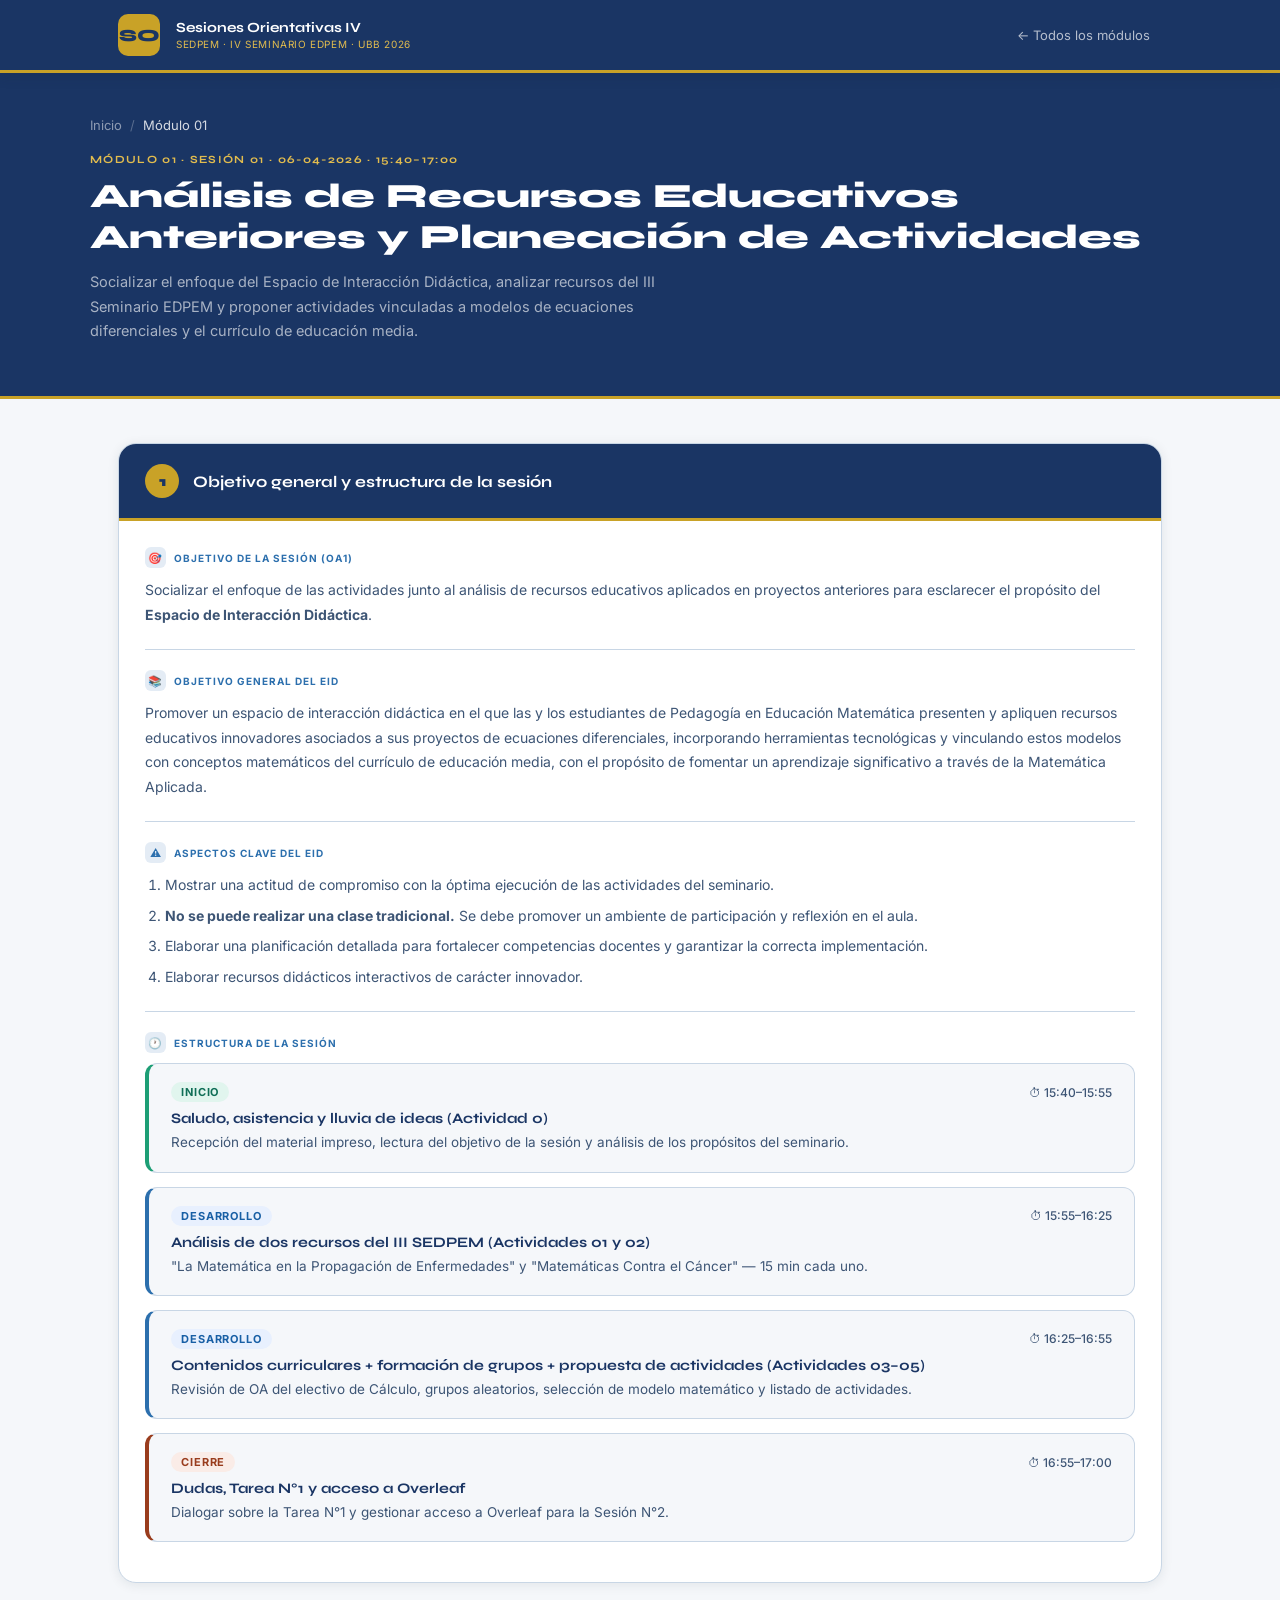
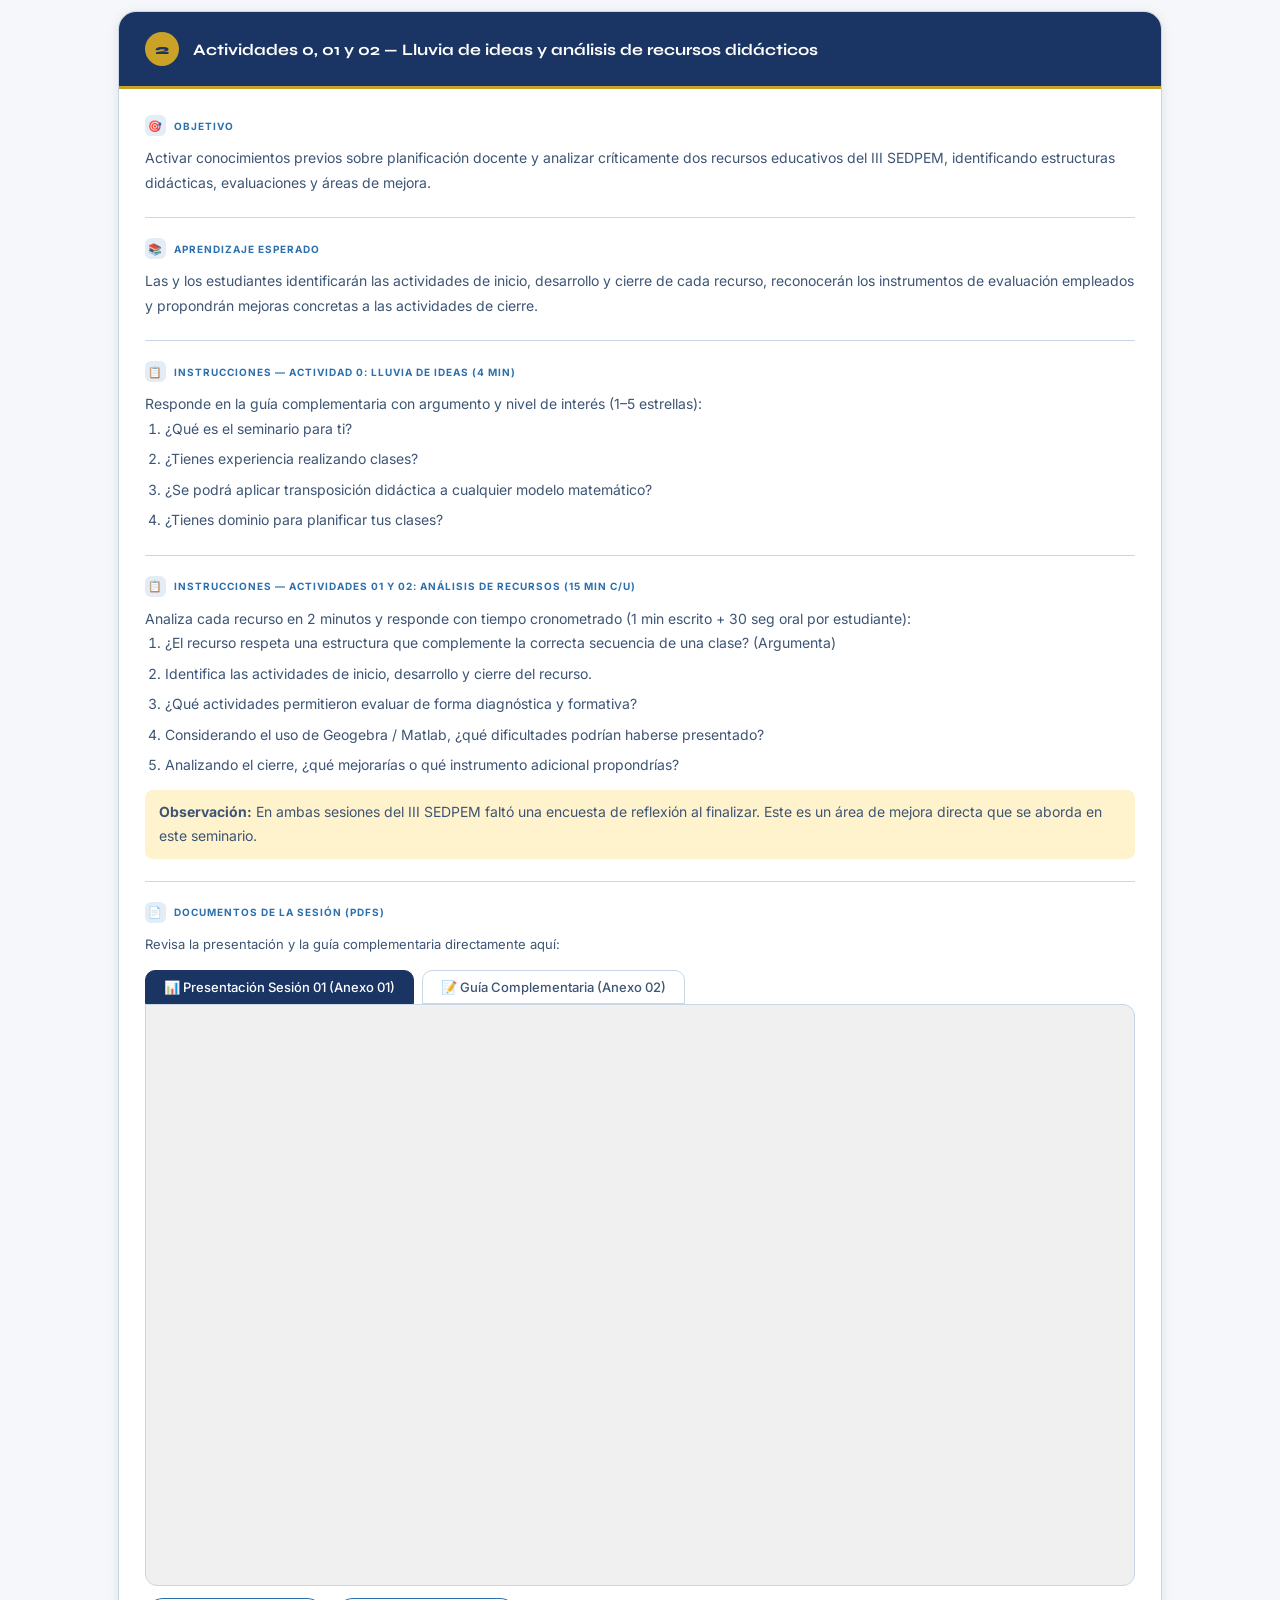
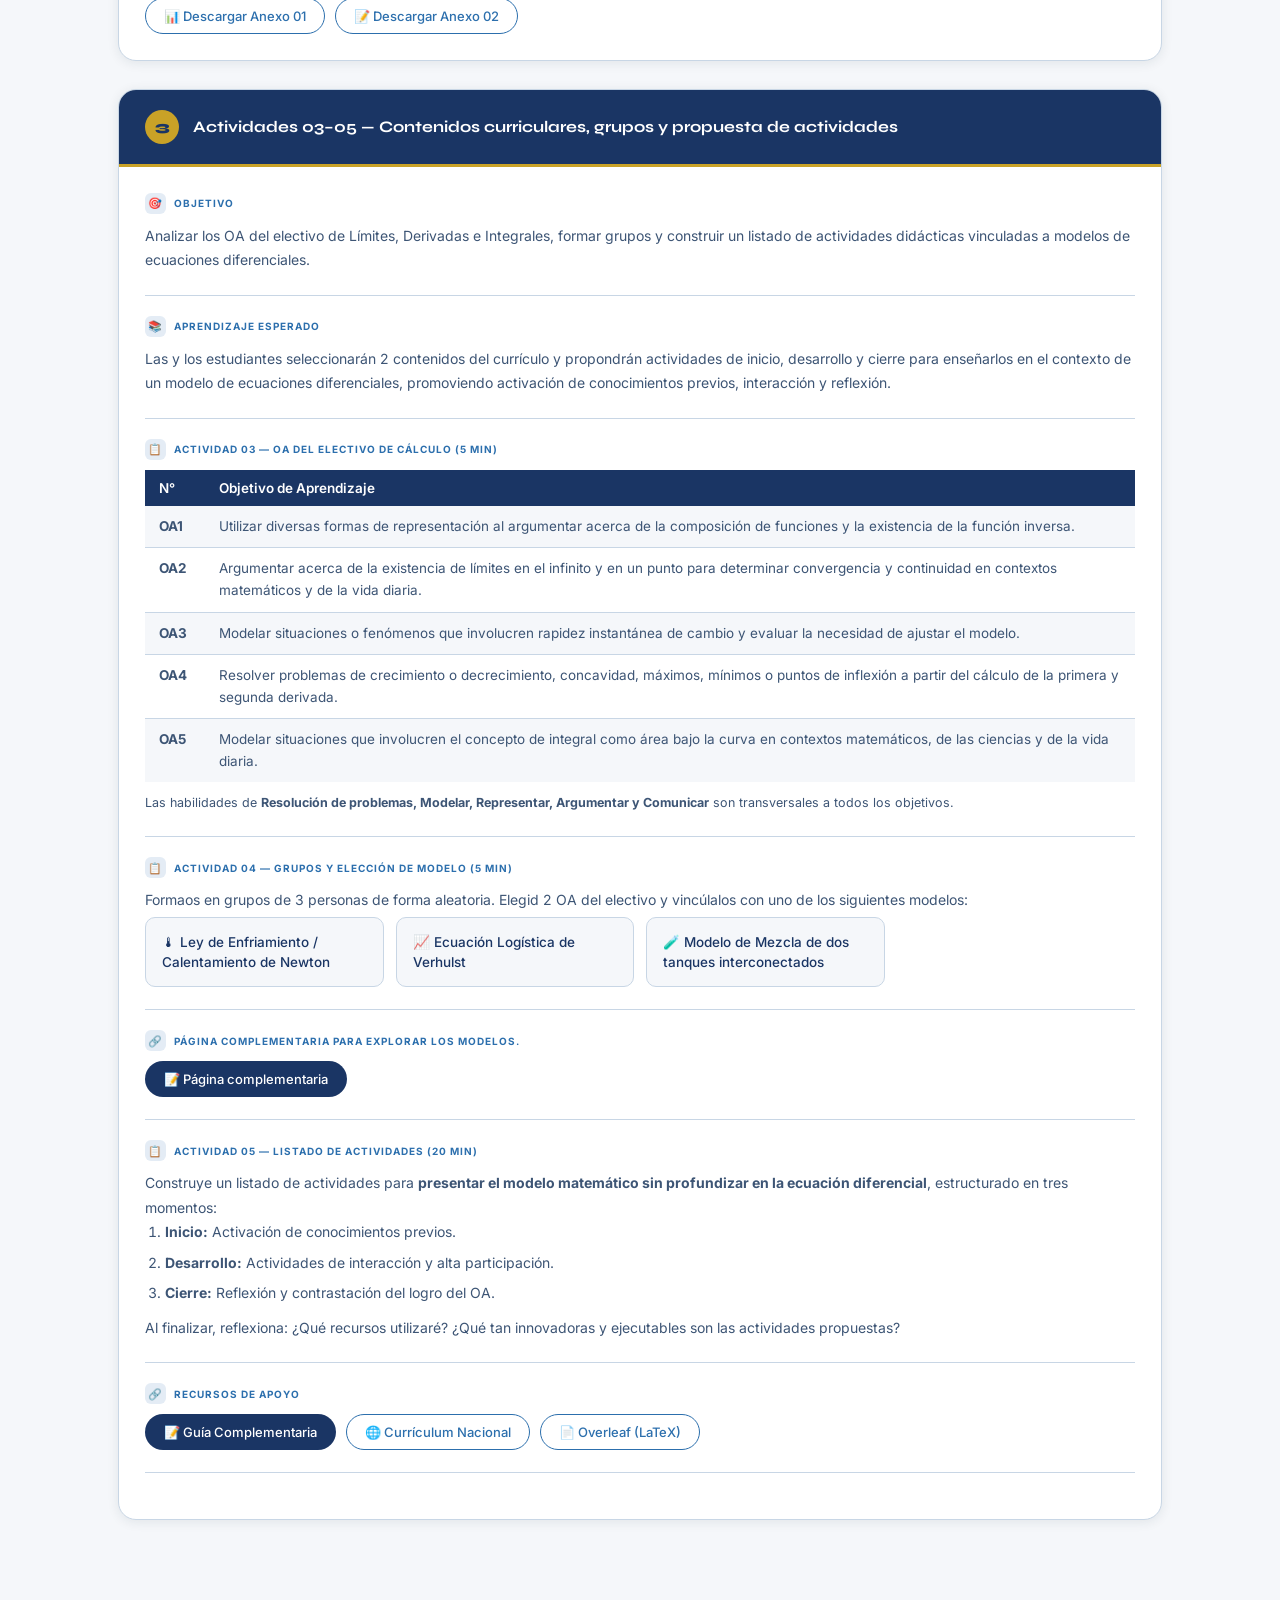
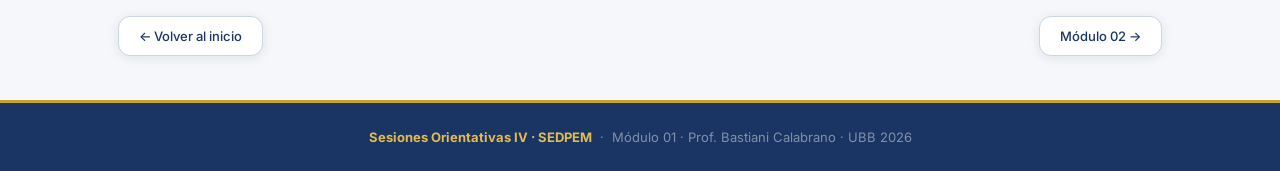
<file: modulos/modulo-01.html>
<!DOCTYPE html>
<html lang="es">
<head>
  <meta charset="UTF-8">
  <meta name="viewport" content="width=device-width, initial-scale=1.0">
  <title>Módulo 01 – Sesiones Orientativas IV SEDPEM</title>
  <link rel="stylesheet" href="../css/styles.css">
  <style>
    .pdf-tabs { display:flex; gap:8px; margin-bottom:0; flex-wrap:wrap; }
    .pdf-tab {
      background:transparent; border:1.5px solid var(--borde);
      color:var(--gris-texto); font-size:13px; font-weight:500;
      padding:8px 18px; border-radius:10px 10px 0 0; cursor:pointer;
      transition:all .2s; font-family:'Inter',sans-serif;
    }
    .pdf-tab:hover { background:var(--gris-claro); color:var(--azul-oscuro); }
    .pdf-tab.active { background:var(--azul-oscuro); color:#fff; border-color:var(--azul-oscuro); }
    .pdf-panel { display:none; border:1.5px solid var(--borde); border-radius:0 12px 12px 12px; overflow:hidden; background:#f0f0f0; }
    .pdf-panel.active { display:block; }
    .pdf-panel iframe { width:100%; height:580px; border:none; display:block; }

    .actividad-card {
      background:var(--gris-claro); border:1px solid var(--borde);
      border-left:4px solid var(--azul-acento); border-radius:12px;
      padding:18px 22px; margin-bottom:14px;
    }
    .actividad-card.inicio { border-left-color:#1d9e75; }
    .actividad-card.cierre { border-left-color:#993c1d; }
    .act-header { display:flex; align-items:center; gap:10px; margin-bottom:8px; }
    .act-badge { font-size:11px; font-weight:700; letter-spacing:.08em; text-transform:uppercase; padding:3px 10px; border-radius:999px; }
    .act-badge.inicio  { background:#e1f5ee; color:#0f6e56; }
    .act-badge.desarrollo { background:#e8f0fe; color:#185fa5; }
    .act-badge.cierre  { background:#faece7; color:#993c1d; }
    .act-tiempo { margin-left:auto; font-size:12px; color:var(--gris-texto); font-weight:500; }
    .act-titulo { font-family:'Syne',sans-serif; font-size:14.5px; font-weight:700; color:var(--azul-oscuro); margin-bottom:4px; }
    .act-desc { font-size:13.5px; color:var(--gris-texto); line-height:1.65; }

    .tarea-box { background:linear-gradient(135deg,var(--azul-oscuro),var(--azul-medio)); border-radius:16px; padding:28px; color:#fff; margin-top:8px; }
    .tarea-box h4 { font-family:'Syne',sans-serif; font-size:17px; font-weight:800; color:var(--dorado-claro); margin-bottom:14px; }
    .tarea-box p, .tarea-box li { font-size:14px; color:rgba(255,255,255,.82); line-height:1.7; }
    .tarea-box ol { padding-left:20px; }
    .tarea-box li { margin-bottom:6px; }
    .tarea-box strong { color:#fff; }
    .tarea-fecha { display:inline-flex; align-items:center; gap:8px; background:rgba(240,165,0,.2); border:1px solid rgba(240,165,0,.4); color:var(--dorado-claro); font-size:12px; font-weight:600; padding:5px 14px; border-radius:999px; margin-bottom:16px; }

    .oa-table { width:100%; border-collapse:collapse; font-size:13.5px; }
    .oa-table th { background:var(--azul-oscuro); color:#fff; padding:10px 14px; text-align:left; font-weight:600; }
    .oa-table td { padding:10px 14px; border-bottom:1px solid var(--borde); color:var(--gris-texto); vertical-align:top; line-height:1.6; }
    .oa-table tr:last-child td { border-bottom:none; }
    .oa-table tr:nth-child(even) td { background:var(--gris-claro); }
    .oa-num { font-weight:700; color:var(--azul-acento); white-space:nowrap; }

    .modelos-grid { display:grid; grid-template-columns:repeat(auto-fill,minmax(200px,1fr)); gap:12px; margin-top:4px; }
    .modelo-item { background:var(--gris-claro); border:1px solid var(--borde); border-radius:10px; padding:14px 16px; font-size:13.5px; color:var(--azul-oscuro); font-weight:500; line-height:1.5; }

    .aviso { font-size:13px; color:#856404; background:#fff3cd; border-radius:8px; padding:10px 14px; margin-top:12px; }
  </style>
</head>
<body>

  <header class="site-header">
    <div class="header-inner">
      <a href="../index.html" class="header-logo">SO</a>
      <a href="../index.html" class="header-title">
        Sesiones Orientativas IV
        <span>SEDPEM · IV Seminario EDPEM · UBB 2026</span>
      </a>
      <nav class="header-nav">
        <a href="../index.html">← Todos los módulos</a>
      </nav>
    </div>
  </header>

  <section class="modulo-hero">
    <div class="modulo-hero-inner">
      <div class="breadcrumb">
        <a href="../index.html">Inicio</a>
        <span class="breadcrumb-sep">/</span>
        <span class="breadcrumb-current">Módulo 01</span>
      </div>
      <div class="modulo-hero-num">Módulo 01 · Sesión 01 · 06-04-2026 · 15:40–17:00</div>
      <h1>Análisis de Recursos Educativos Anteriores y Planeación de Actividades</h1>
      <p>Socializar el enfoque del Espacio de Interacción Didáctica, analizar recursos del III Seminario EDPEM y proponer actividades vinculadas a modelos de ecuaciones diferenciales y el currículo de educación media.</p>
    </div>
  </section>

  <div class="capsulas-container">

    <!-- ─── CÁPSULA 1 ─────────────────────────────────────── -->
    <article class="capsula">
      <div class="capsula-header">
        <div class="capsula-num">1</div>
        <div class="capsula-titulo">Objetivo general y estructura de la sesión</div>
      </div>
      <div class="capsula-body">

        <div class="capsula-bloque">
          <div class="bloque-label"><div class="bloque-label-icon">🎯</div> Objetivo de la sesión (OA1)</div>
          <p>Socializar el enfoque de las actividades junto al análisis de recursos educativos aplicados en proyectos anteriores para esclarecer el propósito del <strong>Espacio de Interacción Didáctica</strong>.</p>
        </div>

        <hr class="divider">

        <div class="capsula-bloque">
          <div class="bloque-label"><div class="bloque-label-icon">📚</div> Objetivo general del EID</div>
          <p>Promover un espacio de interacción didáctica en el que las y los estudiantes de Pedagogía en Educación Matemática presenten y apliquen recursos educativos innovadores asociados a sus proyectos de ecuaciones diferenciales, incorporando herramientas tecnológicas y vinculando estos modelos con conceptos matemáticos del currículo de educación media, con el propósito de fomentar un aprendizaje significativo a través de la Matemática Aplicada.</p>
        </div>

        <hr class="divider">

        <div class="capsula-bloque">
          <div class="bloque-label"><div class="bloque-label-icon">⚠️</div> Aspectos clave del EID</div>
          <ol>
            <li>Mostrar una actitud de compromiso con la óptima ejecución de las actividades del seminario.</li>
            <li><strong>No se puede realizar una clase tradicional.</strong> Se debe promover un ambiente de participación y reflexión en el aula.</li>
            <li>Elaborar una planificación detallada para fortalecer competencias docentes y garantizar la correcta implementación.</li>
            <li>Elaborar recursos didácticos interactivos de carácter innovador.</li>
          </ol>
        </div>

        <hr class="divider">

        <div class="capsula-bloque">
          <div class="bloque-label"><div class="bloque-label-icon">🕐</div> Estructura de la sesión</div>

          <div class="actividad-card inicio">
            <div class="act-header"><span class="act-badge inicio">Inicio</span><span class="act-tiempo">⏱ 15:40–15:55</span></div>
            <div class="act-titulo">Saludo, asistencia y lluvia de ideas (Actividad 0)</div>
            <div class="act-desc">Recepción del material impreso, lectura del objetivo de la sesión y análisis de los propósitos del seminario.</div>
          </div>

          <div class="actividad-card">
            <div class="act-header"><span class="act-badge desarrollo">Desarrollo</span><span class="act-tiempo">⏱ 15:55–16:25</span></div>
            <div class="act-titulo">Análisis de dos recursos del III SEDPEM (Actividades 01 y 02)</div>
            <div class="act-desc">"La Matemática en la Propagación de Enfermedades" y "Matemáticas Contra el Cáncer" — 15 min cada uno.</div>
          </div>

          <div class="actividad-card">
            <div class="act-header"><span class="act-badge desarrollo">Desarrollo</span><span class="act-tiempo">⏱ 16:25–16:55</span></div>
            <div class="act-titulo">Contenidos curriculares + formación de grupos + propuesta de actividades (Actividades 03–05)</div>
            <div class="act-desc">Revisión de OA del electivo de Cálculo, grupos aleatorios, selección de modelo matemático y listado de actividades.</div>
          </div>

          <div class="actividad-card cierre">
            <div class="act-header"><span class="act-badge cierre">Cierre</span><span class="act-tiempo">⏱ 16:55–17:00</span></div>
            <div class="act-titulo">Dudas, Tarea N°1 y acceso a Overleaf</div>
            <div class="act-desc">Dialogar sobre la Tarea N°1 y gestionar acceso a Overleaf para la Sesión N°2.</div>
          </div>
        </div>

      </div>
    </article>

    <!-- ─── CÁPSULA 2 ─────────────────────────────────────── -->
    <article class="capsula">
      <div class="capsula-header">
        <div class="capsula-num">2</div>
        <div class="capsula-titulo">Actividades 0, 01 y 02 — Lluvia de ideas y análisis de recursos didácticos</div>
      </div>
      <div class="capsula-body">

        <div class="capsula-bloque">
          <div class="bloque-label"><div class="bloque-label-icon">🎯</div> Objetivo</div>
          <p>Activar conocimientos previos sobre planificación docente y analizar críticamente dos recursos educativos del III SEDPEM, identificando estructuras didácticas, evaluaciones y áreas de mejora.</p>
        </div>

        <hr class="divider">

        <div class="capsula-bloque">
          <div class="bloque-label"><div class="bloque-label-icon">📚</div> Aprendizaje esperado</div>
          <p>Las y los estudiantes identificarán las actividades de inicio, desarrollo y cierre de cada recurso, reconocerán los instrumentos de evaluación empleados y propondrán mejoras concretas a las actividades de cierre.</p>
        </div>

        <hr class="divider">

        <div class="capsula-bloque">
          <div class="bloque-label"><div class="bloque-label-icon">📋</div> Instrucciones — Actividad 0: Lluvia de ideas (4 min)</div>
          <p>Responde en la guía complementaria con argumento y nivel de interés (1–5 estrellas):</p>
          <ol>
            <li>¿Qué es el seminario para ti?</li>
            <li>¿Tienes experiencia realizando clases?</li>
            <li>¿Se podrá aplicar transposición didáctica a cualquier modelo matemático?</li>
            <li>¿Tienes dominio para planificar tus clases?</li>
          </ol>
        </div>

        <hr class="divider">

        <div class="capsula-bloque">
          <div class="bloque-label"><div class="bloque-label-icon">📋</div> Instrucciones — Actividades 01 y 02: Análisis de recursos (15 min c/u)</div>
          <p>Analiza cada recurso en 2 minutos y responde con tiempo cronometrado (1 min escrito + 30 seg oral por estudiante):</p>
          <ol>
            <li>¿El recurso respeta una estructura que complemente la correcta secuencia de una clase? (Argumenta)</li>
            <li>Identifica las actividades de inicio, desarrollo y cierre del recurso.</li>
            <li>¿Qué actividades permitieron evaluar de forma diagnóstica y formativa?</li>
            <li>Considerando el uso de Geogebra / Matlab, ¿qué dificultades podrían haberse presentado?</li>
            <li>Analizando el cierre, ¿qué mejorarías o qué instrumento adicional propondrías?</li>
          </ol>
          <p class="aviso"><strong>Observación:</strong> En ambas sesiones del III SEDPEM faltó una encuesta de reflexión al finalizar. Este es un área de mejora directa que se aborda en este seminario.</p>
        </div>

        <hr class="divider">

        <div class="capsula-bloque">
          <div class="bloque-label"><div class="bloque-label-icon">📄</div> Documentos de la sesión (PDFs)</div>
          <p style="font-size:13px;color:var(--gris-texto);margin-bottom:14px;">Revisa la presentación y la guía complementaria directamente aquí:</p>

          <div class="pdf-tabs">
            <button class="pdf-tab active" onclick="showPdf('pdf1',this)">📊 Presentación Sesión 01 (Anexo 01)</button>
            <button class="pdf-tab" onclick="showPdf('pdf2',this)">📝 Guía Complementaria (Anexo 02)</button>
          </div>
          <div id="pdf1" class="pdf-panel active">
            <iframe src="ANEXO_01_SESION_ORIENTATIVA_01.pdf" title="Presentación Sesión 01"></iframe>
          </div>
          <div id="pdf2" class="pdf-panel">
            <iframe src="ANEXO_02_SESION_ORIENTATIVA_01.pdf" title="Guía Complementaria Sesión 01"></iframe>
          </div>

          <div style="display:flex;gap:10px;margin-top:12px;flex-wrap:wrap;">
            <a href="ANEXO_01_SESION_ORIENTATIVA_01.pdf" target="_blank" class="btn-recurso secondary">📊 Descargar Anexo 01</a>
            <a href="ANEXO_02_SESION_ORIENTATIVA_01.pdf" target="_blank" class="btn-recurso secondary">📝 Descargar Anexo 02</a>
          </div>
        </div>

      </div>
    </article>

    <!-- ─── CÁPSULA 3 ─────────────────────────────────────── -->
    <article class="capsula">
      <div class="capsula-header">
        <div class="capsula-num">3</div>
        <div class="capsula-titulo">Actividades 03–05 — Contenidos curriculares, grupos y propuesta de actividades</div>
      </div>
      <div class="capsula-body">

        <div class="capsula-bloque">
          <div class="bloque-label"><div class="bloque-label-icon">🎯</div> Objetivo</div>
          <p>Analizar los OA del electivo de Límites, Derivadas e Integrales, formar grupos y construir un listado de actividades didácticas vinculadas a modelos de ecuaciones diferenciales.</p>
        </div>

        <hr class="divider">

        <div class="capsula-bloque">
          <div class="bloque-label"><div class="bloque-label-icon">📚</div> Aprendizaje esperado</div>
          <p>Las y los estudiantes seleccionarán 2 contenidos del currículo y propondrán actividades de inicio, desarrollo y cierre para enseñarlos en el contexto de un modelo de ecuaciones diferenciales, promoviendo activación de conocimientos previos, interacción y reflexión.</p>
        </div>

        <hr class="divider">

        <div class="capsula-bloque">
          <div class="bloque-label"><div class="bloque-label-icon">📋</div> Actividad 03 — OA del electivo de Cálculo (5 min)</div>
          <table class="oa-table">
            <tr><th style="width:60px;">N°</th><th>Objetivo de Aprendizaje</th></tr>
            <tr><td class="oa-num">OA1</td><td>Utilizar diversas formas de representación al argumentar acerca de la composición de funciones y la existencia de la función inversa.</td></tr>
            <tr><td class="oa-num">OA2</td><td>Argumentar acerca de la existencia de límites en el infinito y en un punto para determinar convergencia y continuidad en contextos matemáticos y de la vida diaria.</td></tr>
            <tr><td class="oa-num">OA3</td><td>Modelar situaciones o fenómenos que involucren rapidez instantánea de cambio y evaluar la necesidad de ajustar el modelo.</td></tr>
            <tr><td class="oa-num">OA4</td><td>Resolver problemas de crecimiento o decrecimiento, concavidad, máximos, mínimos o puntos de inflexión a partir del cálculo de la primera y segunda derivada.</td></tr>
            <tr><td class="oa-num">OA5</td><td>Modelar situaciones que involucren el concepto de integral como área bajo la curva en contextos matemáticos, de las ciencias y de la vida diaria.</td></tr>
          </table>
          <p style="font-size:12.5px;color:var(--gris-texto);margin-top:10px;">Las habilidades de <strong>Resolución de problemas, Modelar, Representar, Argumentar y Comunicar</strong> son transversales a todos los objetivos.</p>
        </div>

        <hr class="divider">

        <div class="capsula-bloque">
          <div class="bloque-label"><div class="bloque-label-icon">📋</div> Actividad 04 — Grupos y elección de modelo (5 min)</div>
          <p>Formaos en grupos de 3 personas de forma aleatoria. Elegid 2 OA del electivo y vincúlalos con uno de los siguientes modelos:</p>
          <div class="modelos-grid">
            <div class="modelo-item">🌡 Ley de Enfriamiento / Calentamiento de Newton</div>
            <div class="modelo-item">📈 Ecuación Logística de Verhulst</div>
            <div class="modelo-item">🧪 Modelo de Mezcla de dos tanques interconectados</div>
          </div>
        </div>

        <hr class="divider">

        <div class="capsula-bloque">
          <div class="bloque-label"><div class="bloque-label-icon">🔗</div> Página complementaria para explorar los modelos.</div>
          <div class="botones-recursos">
            <a href="https://complementomatematico.github.io/SESION_ORIENTATIVA/" target="_blank" class="btn-recurso">📝 Página complementaria</a>
          </div>
        </div>


        <hr class="divider">

        <div class="capsula-bloque">
          <div class="bloque-label"><div class="bloque-label-icon">📋</div> Actividad 05 — Listado de actividades (20 min)</div>
          <p>Construye un listado de actividades para <strong>presentar el modelo matemático sin profundizar en la ecuación diferencial</strong>, estructurado en tres momentos:</p>
          <ol>
            <li><strong>Inicio:</strong> Activación de conocimientos previos.</li>
            <li><strong>Desarrollo:</strong> Actividades de interacción y alta participación.</li>
            <li><strong>Cierre:</strong> Reflexión y contrastación del logro del OA.</li>
          </ol>
          <p style="margin-top:10px;">Al finalizar, reflexiona: ¿Qué recursos utilizaré? ¿Qué tan innovadoras y ejecutables son las actividades propuestas?</p>
        </div>

        <hr class="divider">

        <div class="capsula-bloque">
          <div class="bloque-label"><div class="bloque-label-icon">🔗</div> Recursos de apoyo</div>
          <div class="botones-recursos">
            <a href="ANEXO_02_SESION_ORIENTATIVA_01.pdf" target="_blank" class="btn-recurso">📝 Guía Complementaria</a>
            <a href="https://www.curriculumnacional.cl" target="_blank" class="btn-recurso secondary">🌐 Currículum Nacional</a>
            <a href="https://www.overleaf.com" target="_blank" class="btn-recurso secondary">📄 Overleaf (LaTeX)</a>
          </div>
        </div>

        <hr class="divider">

        

      </div>
    </article>

  </div>

  <div class="nav-modulos">
    <a href="../index.html" class="nav-btn">← Volver al inicio</a>
    <a href="modulo-02.html" class="nav-btn">Módulo 02 →</a>
  </div>

  <footer class="site-footer">
    <strong>Sesiones Orientativas IV · SEDPEM</strong> &nbsp;·&nbsp; Módulo 01 · Prof. Bastiani Calabrano · UBB 2026
  </footer>

  <script>
    function showPdf(id, btn) {
      document.querySelectorAll('.pdf-panel').forEach(p => p.classList.remove('active'));
      document.querySelectorAll('.pdf-tab').forEach(t => t.classList.remove('active'));
      document.getElementById(id).classList.add('active');
      btn.classList.add('active');
    }
  </script>

</body>
</html>
</file>
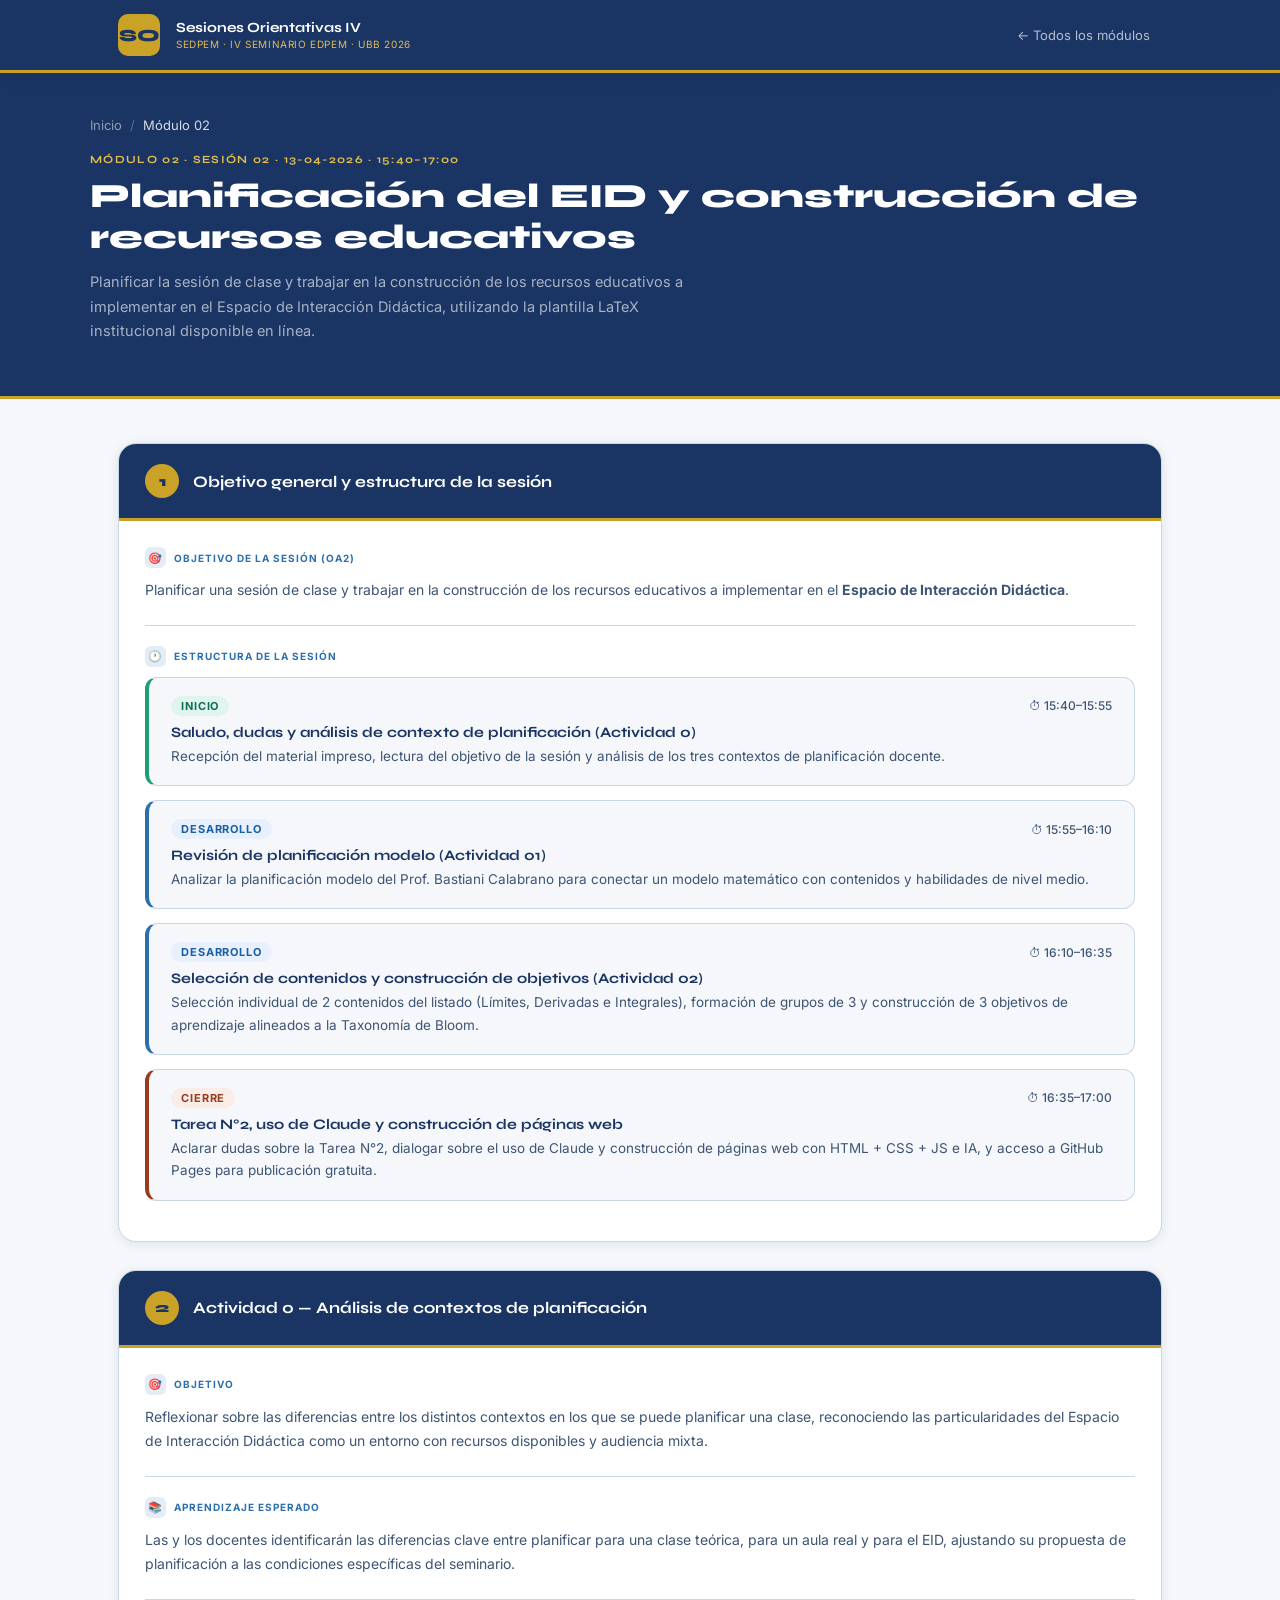
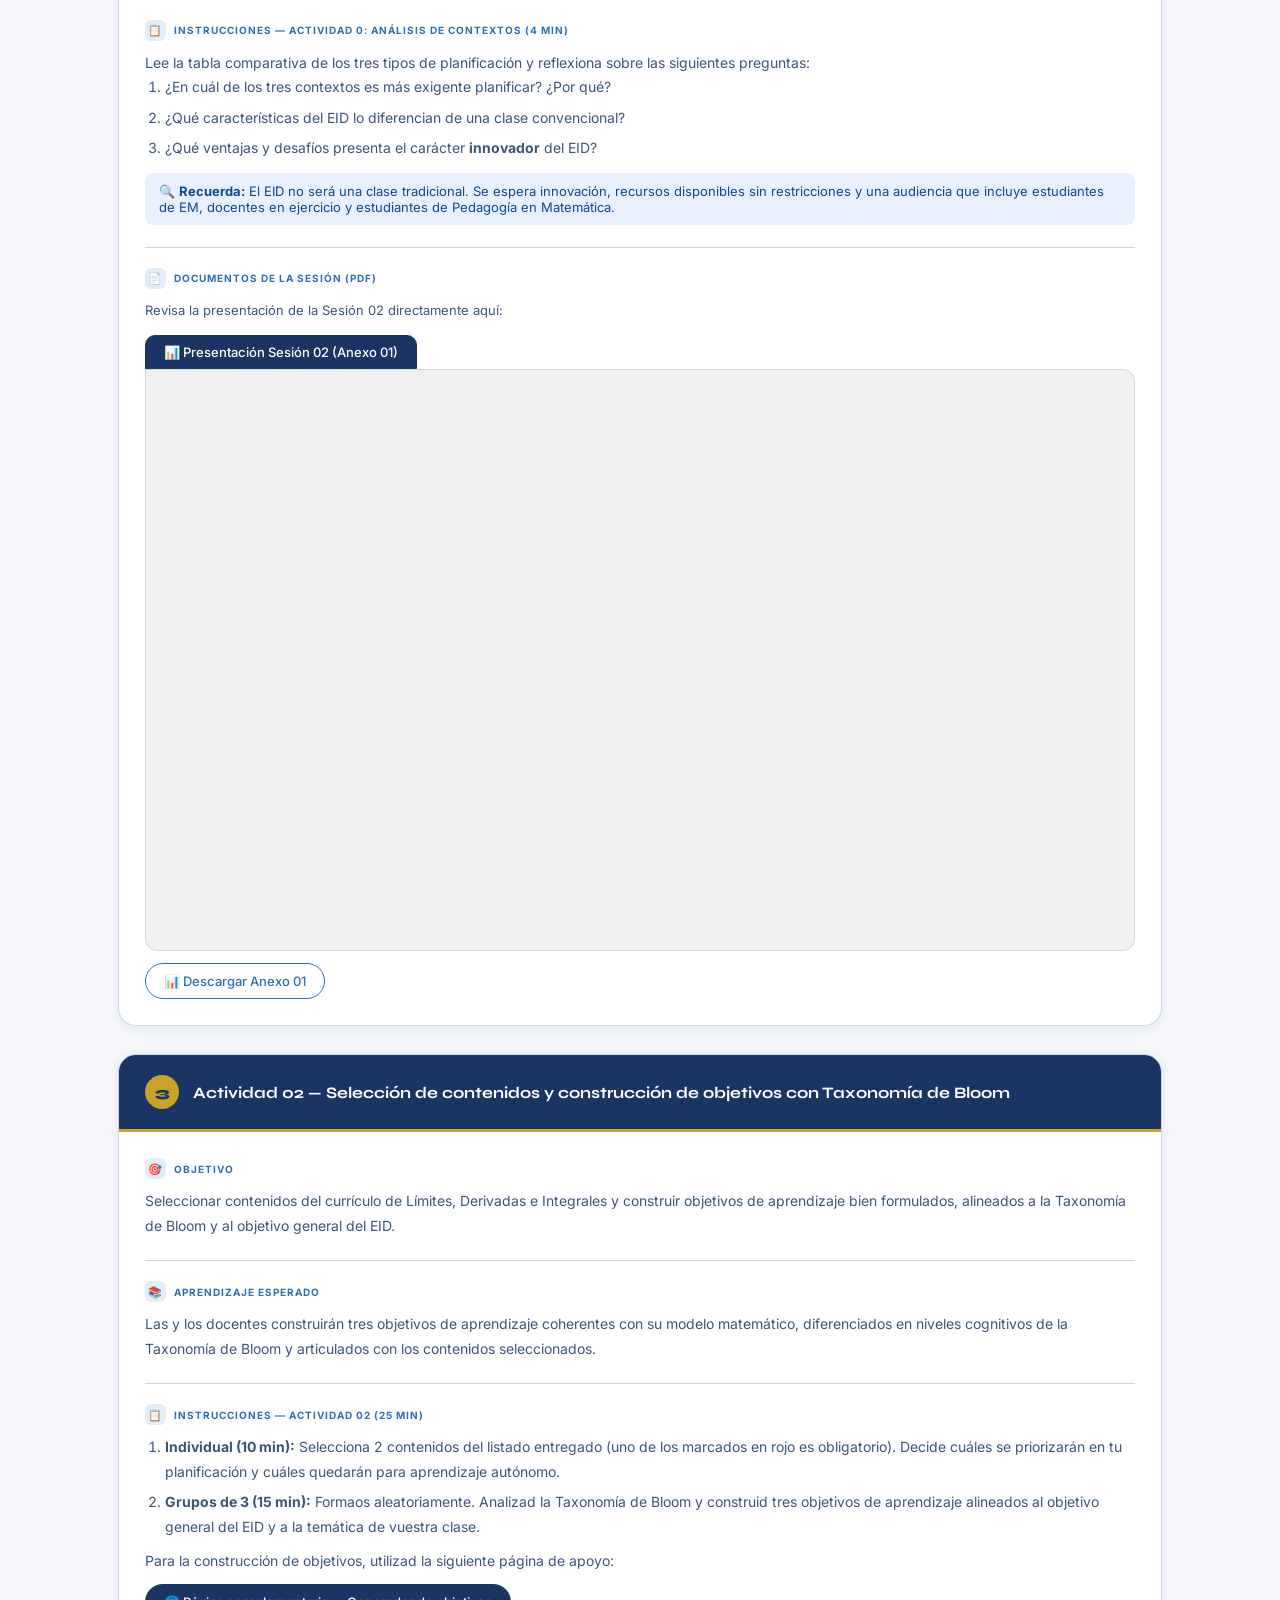
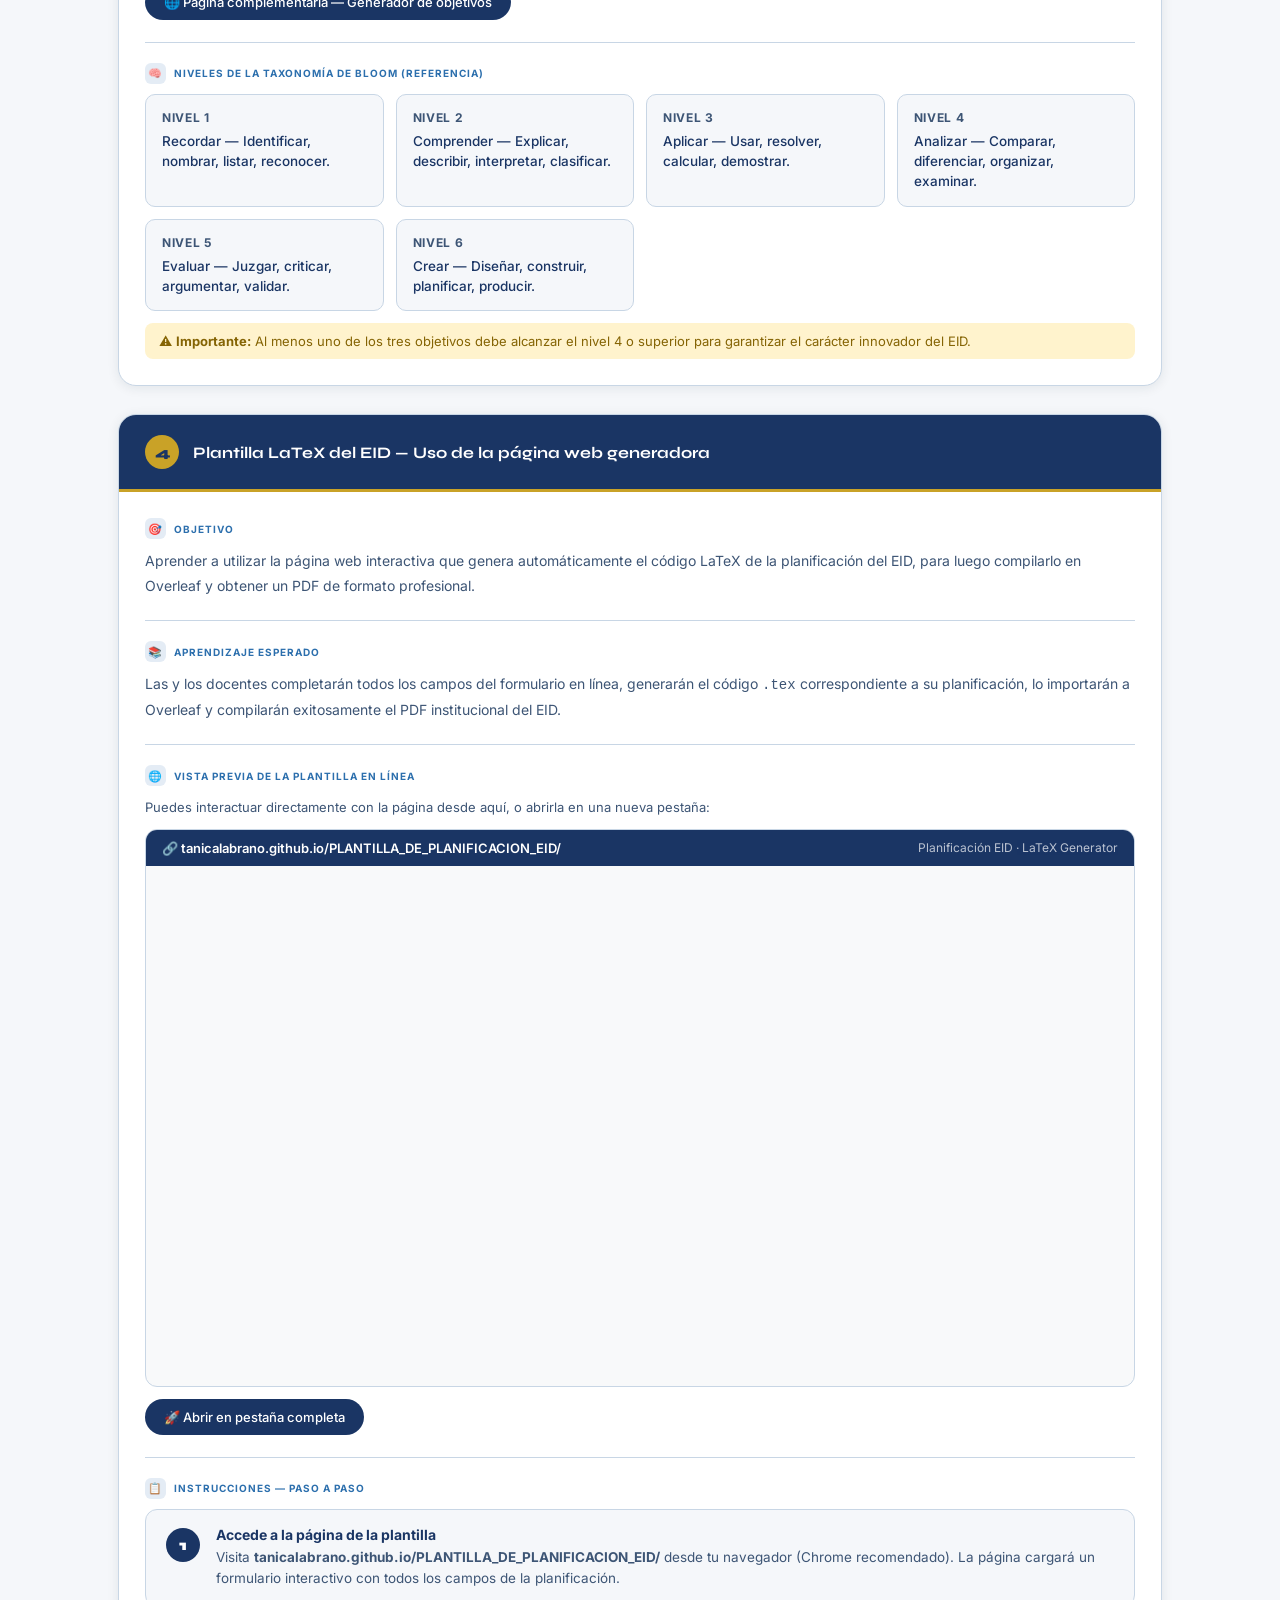
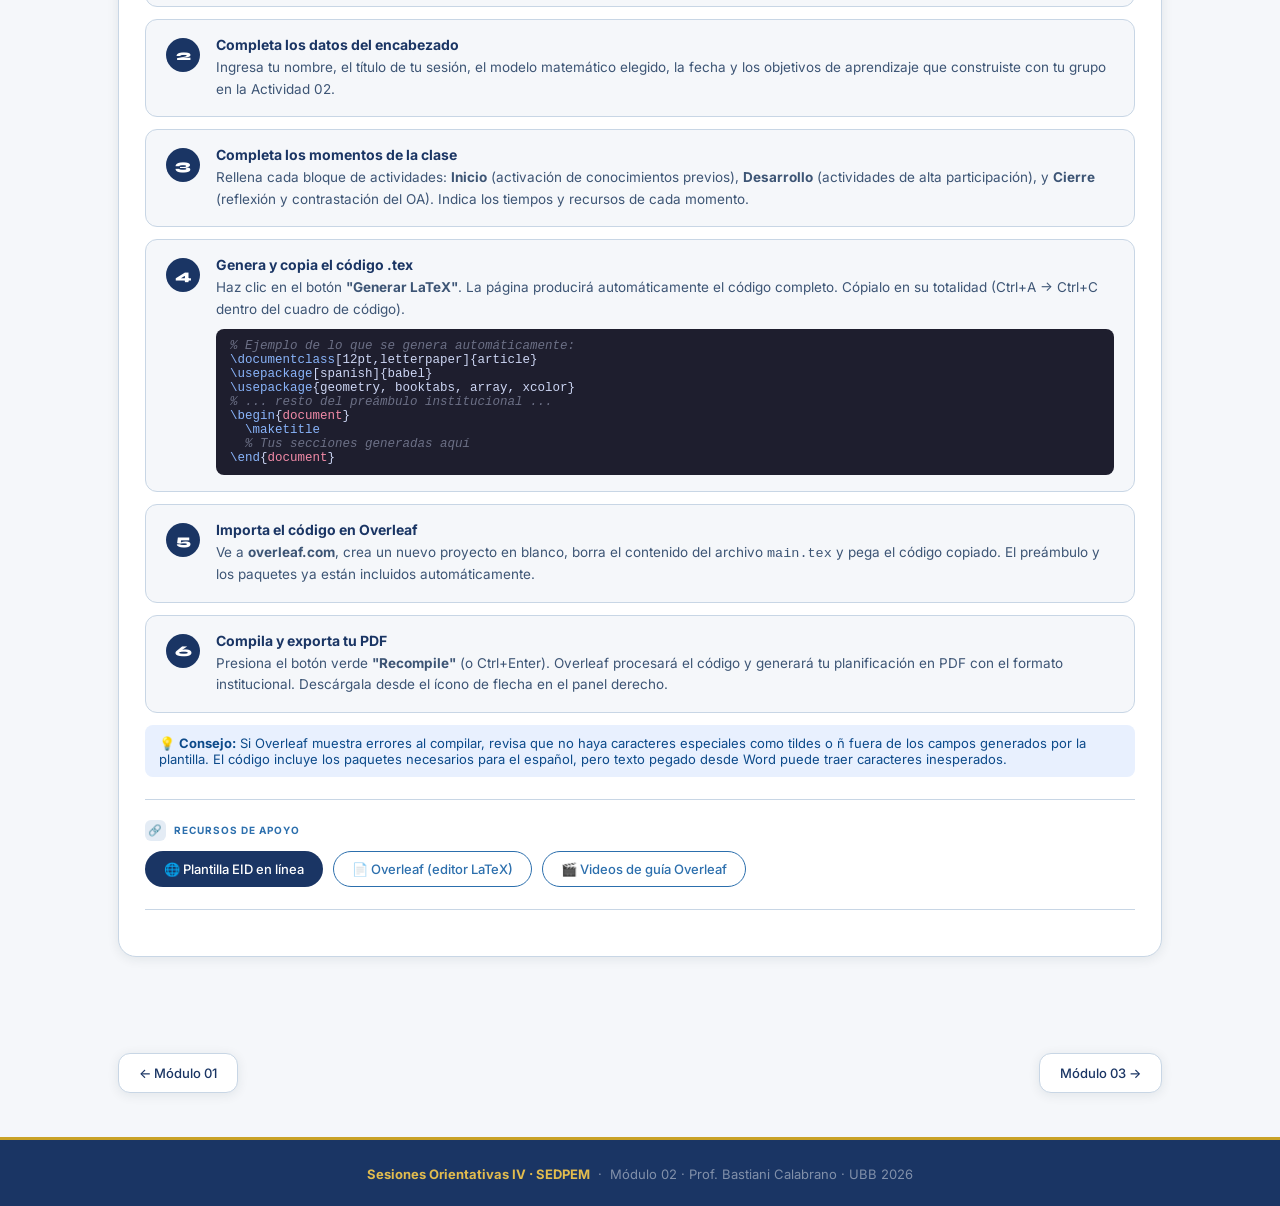
<file: modulos/modulo-02.html>
<!DOCTYPE html>
<html lang="es">
<head>
  <meta charset="UTF-8">
  <meta name="viewport" content="width=device-width, initial-scale=1.0">
  <title>Módulo 02 – Sesiones Orientativas IV SEDPEM</title>
  <link rel="stylesheet" href="../css/styles.css">
  <style>
    .pdf-tabs { display:flex; gap:8px; margin-bottom:0; flex-wrap:wrap; }
    .pdf-tab {
      background:transparent; border:1.5px solid var(--borde);
      color:var(--gris-texto); font-size:13px; font-weight:500;
      padding:8px 18px; border-radius:10px 10px 0 0; cursor:pointer;
      transition:all .2s; font-family:'Inter',sans-serif;
    }
    .pdf-tab:hover { background:var(--gris-claro); color:var(--azul-oscuro); }
    .pdf-tab.active { background:var(--azul-oscuro); color:#fff; border-color:var(--azul-oscuro); }
    .pdf-panel { display:none; border:1.5px solid var(--borde); border-radius:0 12px 12px 12px; overflow:hidden; background:#f0f0f0; }
    .pdf-panel.active { display:block; }
    .pdf-panel iframe { width:100%; height:580px; border:none; display:block; }

    .actividad-card {
      background:var(--gris-claro); border:1px solid var(--borde);
      border-left:4px solid var(--azul-acento); border-radius:12px;
      padding:18px 22px; margin-bottom:14px;
    }
    .actividad-card.inicio { border-left-color:#1d9e75; }
    .actividad-card.cierre { border-left-color:#993c1d; }
    .act-header { display:flex; align-items:center; gap:10px; margin-bottom:8px; }
    .act-badge { font-size:11px; font-weight:700; letter-spacing:.08em; text-transform:uppercase; padding:3px 10px; border-radius:999px; }
    .act-badge.inicio  { background:#e1f5ee; color:#0f6e56; }
    .act-badge.desarrollo { background:#e8f0fe; color:#185fa5; }
    .act-badge.cierre  { background:#faece7; color:#993c1d; }
    .act-tiempo { margin-left:auto; font-size:12px; color:var(--gris-texto); font-weight:500; }
    .act-titulo { font-family:'Syne',sans-serif; font-size:14.5px; font-weight:700; color:var(--azul-oscuro); margin-bottom:4px; }
    .act-desc { font-size:13.5px; color:var(--gris-texto); line-height:1.65; }

    .tarea-box { background:linear-gradient(135deg,var(--azul-oscuro),var(--azul-medio)); border-radius:16px; padding:28px; color:#fff; margin-top:8px; }
    .tarea-box h4 { font-family:'Syne',sans-serif; font-size:17px; font-weight:800; color:var(--dorado-claro); margin-bottom:14px; }
    .tarea-box p, .tarea-box li { font-size:14px; color:rgba(255,255,255,.82); line-height:1.7; }
    .tarea-box ol { padding-left:20px; }
    .tarea-box li { margin-bottom:6px; }
    .tarea-box strong { color:#fff; }
    .tarea-fecha { display:inline-flex; align-items:center; gap:8px; background:rgba(240,165,0,.2); border:1px solid rgba(240,165,0,.4); color:var(--dorado-claro); font-size:12px; font-weight:600; padding:5px 14px; border-radius:999px; margin-bottom:16px; }

    .bloom-grid { display:grid; grid-template-columns:repeat(auto-fill,minmax(220px,1fr)); gap:12px; margin-top:4px; }
    .bloom-item { background:var(--gris-claro); border:1px solid var(--borde); border-radius:10px; padding:14px 16px; font-size:13.5px; color:var(--azul-oscuro); font-weight:500; line-height:1.5; }
    .bloom-item strong { display:block; font-size:12px; letter-spacing:.06em; text-transform:uppercase; color:var(--gris-texto); margin-bottom:4px; }

    .aviso { font-size:13px; color:#856404; background:#fff3cd; border-radius:8px; padding:10px 14px; margin-top:12px; }
    .aviso-azul { font-size:13px; color:#0c4a8a; background:#e8f0fe; border-radius:8px; padding:10px 14px; margin-top:12px; }

    .plantilla-demo {
      border: 1.5px solid var(--borde);
      border-radius: 12px;
      overflow: hidden;
      background: #f8f9fa;
      margin-top: 6px;
    }
    .plantilla-demo-bar {
      background: var(--azul-oscuro);
      padding: 10px 16px;
      display: flex;
      align-items: center;
      gap: 8px;
      font-size: 13px;
      color: #fff;
      font-weight: 600;
    }
    .plantilla-demo-bar span { opacity:.7; font-weight:400; font-size:12px; }
    .plantilla-demo iframe {
      width: 100%;
      height: 520px;
      border: none;
      display: block;
    }

    .paso-card {
      background: var(--gris-claro);
      border: 1px solid var(--borde);
      border-radius: 12px;
      padding: 16px 20px;
      margin-bottom: 12px;
      display: flex;
      gap: 16px;
      align-items: flex-start;
    }
    .paso-num {
      background: var(--azul-oscuro);
      color: #fff;
      font-family: 'Syne', sans-serif;
      font-weight: 800;
      font-size: 15px;
      width: 34px;
      height: 34px;
      border-radius: 50%;
      display: flex;
      align-items: center;
      justify-content: center;
      flex-shrink: 0;
      margin-top: 2px;
    }
    .paso-content { flex: 1; }
    .paso-titulo { font-weight: 700; color: var(--azul-oscuro); font-size: 14px; margin-bottom: 4px; }
    .paso-desc { font-size: 13.5px; color: var(--gris-texto); line-height: 1.6; }
    .paso-code {
      font-family: 'Courier New', monospace;
      background: #1e1e2e;
      color: #cdd6f4;
      font-size: 12.5px;
      padding: 10px 14px;
      border-radius: 8px;
      margin-top: 8px;
      overflow-x: auto;
      white-space: pre;
    }
    .paso-code .kw { color: #89b4fa; }
    .paso-code .str { color: #a6e3a1; }
    .paso-code .cm { color: #6c7086; font-style:italic; }
    .paso-code .br { color: #f38ba8; }
  </style>
</head>
<body>

  <header class="site-header">
    <div class="header-inner">
      <a href="../index.html" class="header-logo">SO</a>
      <a href="../index.html" class="header-title">
        Sesiones Orientativas IV
        <span>SEDPEM · IV Seminario EDPEM · UBB 2026</span>
      </a>
      <nav class="header-nav">
        <a href="../index.html">← Todos los módulos</a>
      </nav>
    </div>
  </header>

  <section class="modulo-hero">
    <div class="modulo-hero-inner">
      <div class="breadcrumb">
        <a href="../index.html">Inicio</a>
        <span class="breadcrumb-sep">/</span>
        <span class="breadcrumb-current">Módulo 02</span>
      </div>
      <div class="modulo-hero-num">Módulo 02 · Sesión 02 · 13-04-2026 · 15:40–17:00</div>
      <h1>Planificación del EID y construcción de recursos educativos</h1>
      <p>Planificar la sesión de clase y trabajar en la construcción de los recursos educativos a implementar en el Espacio de Interacción Didáctica, utilizando la plantilla LaTeX institucional disponible en línea.</p>
    </div>
  </section>

  <div class="capsulas-container">

    <!-- ─── CÁPSULA 1 ─────────────────────────────────────── -->
    <article class="capsula">
      <div class="capsula-header">
        <div class="capsula-num">1</div>
        <div class="capsula-titulo">Objetivo general y estructura de la sesión</div>
      </div>
      <div class="capsula-body">

        <div class="capsula-bloque">
          <div class="bloque-label"><div class="bloque-label-icon">🎯</div> Objetivo de la sesión (OA2)</div>
          <p>Planificar una sesión de clase y trabajar en la construcción de los recursos educativos a implementar en el <strong>Espacio de Interacción Didáctica</strong>.</p>
        </div>

        <hr class="divider">

        <div class="capsula-bloque">
          <div class="bloque-label"><div class="bloque-label-icon">🕐</div> Estructura de la sesión</div>

          <div class="actividad-card inicio">
            <div class="act-header"><span class="act-badge inicio">Inicio</span><span class="act-tiempo">⏱ 15:40–15:55</span></div>
            <div class="act-titulo">Saludo, dudas y análisis de contexto de planificación (Actividad 0)</div>
            <div class="act-desc">Recepción del material impreso, lectura del objetivo de la sesión y análisis de los tres contextos de planificación docente.</div>
          </div>

          <div class="actividad-card">
            <div class="act-header"><span class="act-badge desarrollo">Desarrollo</span><span class="act-tiempo">⏱ 15:55–16:10</span></div>
            <div class="act-titulo">Revisión de planificación modelo (Actividad 01)</div>
            <div class="act-desc">Analizar la planificación modelo del Prof. Bastiani Calabrano para conectar un modelo matemático con contenidos y habilidades de nivel medio.</div>
          </div>

          <div class="actividad-card">
            <div class="act-header"><span class="act-badge desarrollo">Desarrollo</span><span class="act-tiempo">⏱ 16:10–16:35</span></div>
            <div class="act-titulo">Selección de contenidos y construcción de objetivos (Actividad 02)</div>
            <div class="act-desc">Selección individual de 2 contenidos del listado (Límites, Derivadas e Integrales), formación de grupos de 3 y construcción de 3 objetivos de aprendizaje alineados a la Taxonomía de Bloom.</div>
          </div>

          <div class="actividad-card cierre">
            <div class="act-header"><span class="act-badge cierre">Cierre</span><span class="act-tiempo">⏱ 16:35–17:00</span></div>
            <div class="act-titulo">Tarea N°2, uso de Claude y construcción de páginas web</div>
            <div class="act-desc">Aclarar dudas sobre la Tarea N°2, dialogar sobre el uso de Claude y construcción de páginas web con HTML + CSS + JS e IA, y acceso a GitHub Pages para publicación gratuita.</div>
          </div>
        </div>

      </div>
    </article>

    <!-- ─── CÁPSULA 2 ─────────────────────────────────────── -->
    <article class="capsula">
      <div class="capsula-header">
        <div class="capsula-num">2</div>
        <div class="capsula-titulo">Actividad 0 — Análisis de contextos de planificación</div>
      </div>
      <div class="capsula-body">

        <div class="capsula-bloque">
          <div class="bloque-label"><div class="bloque-label-icon">🎯</div> Objetivo</div>
          <p>Reflexionar sobre las diferencias entre los distintos contextos en los que se puede planificar una clase, reconociendo las particularidades del Espacio de Interacción Didáctica como un entorno con recursos disponibles y audiencia mixta.</p>
        </div>

        <hr class="divider">

        <div class="capsula-bloque">
          <div class="bloque-label"><div class="bloque-label-icon">📚</div> Aprendizaje esperado</div>
          <p>Las y los docentes identificarán las diferencias clave entre planificar para una clase teórica, para un aula real y para el EID, ajustando su propuesta de planificación a las condiciones específicas del seminario.</p>
        </div>

        <hr class="divider">

        <div class="capsula-bloque">
          <div class="bloque-label"><div class="bloque-label-icon">📋</div> Instrucciones — Actividad 0: Análisis de contextos (4 min)</div>
          <p>Lee la tabla comparativa de los tres tipos de planificación y reflexiona sobre las siguientes preguntas:</p>
          <ol>
            <li>¿En cuál de los tres contextos es más exigente planificar? ¿Por qué?</li>
            <li>¿Qué características del EID lo diferencian de una clase convencional?</li>
            <li>¿Qué ventajas y desafíos presenta el carácter <strong>innovador</strong> del EID?</li>
          </ol>
          <div class="aviso-azul">🔍 <strong>Recuerda:</strong> El EID no será una clase tradicional. Se espera innovación, recursos disponibles sin restricciones y una audiencia que incluye estudiantes de EM, docentes en ejercicio y estudiantes de Pedagogía en Matemática.</div>
        </div>

        <hr class="divider">

        <div class="capsula-bloque">
          <div class="bloque-label"><div class="bloque-label-icon">📄</div> Documentos de la sesión (PDF)</div>
          <p style="font-size:13px;color:var(--gris-texto);margin-bottom:14px;">Revisa la presentación de la Sesión 02 directamente aquí:</p>

          <div class="pdf-tabs">
            <button class="pdf-tab active" onclick="showPdf('pdf1',this)">📊 Presentación Sesión 02 (Anexo 01)</button>
          </div>
          <div id="pdf1" class="pdf-panel active">
            <iframe src="ANEXO_01_SESION_ORIENTATIVA_02.pdf" title="Presentación Sesión 02"></iframe>
          </div>

          <div style="display:flex;gap:10px;margin-top:12px;flex-wrap:wrap;">
            <a href="ANEXO_01_SESION_ORIENTATIVA_02.pdf" target="_blank" class="btn-recurso secondary">📊 Descargar Anexo 01</a>
          </div>
        </div>

      </div>
    </article>

    <!-- ─── CÁPSULA 3 ─────────────────────────────────────── -->
    <article class="capsula">
      <div class="capsula-header">
        <div class="capsula-num">3</div>
        <div class="capsula-titulo">Actividad 02 — Selección de contenidos y construcción de objetivos con Taxonomía de Bloom</div>
      </div>
      <div class="capsula-body">

        <div class="capsula-bloque">
          <div class="bloque-label"><div class="bloque-label-icon">🎯</div> Objetivo</div>
          <p>Seleccionar contenidos del currículo de Límites, Derivadas e Integrales y construir objetivos de aprendizaje bien formulados, alineados a la Taxonomía de Bloom y al objetivo general del EID.</p>
        </div>

        <hr class="divider">

        <div class="capsula-bloque">
          <div class="bloque-label"><div class="bloque-label-icon">📚</div> Aprendizaje esperado</div>
          <p>Las y los docentes construirán tres objetivos de aprendizaje coherentes con su modelo matemático, diferenciados en niveles cognitivos de la Taxonomía de Bloom y articulados con los contenidos seleccionados.</p>
        </div>

        <hr class="divider">

        <div class="capsula-bloque">
          <div class="bloque-label"><div class="bloque-label-icon">📋</div> Instrucciones — Actividad 02 (25 min)</div>
          <ol>
            <li><strong>Individual (10 min):</strong> Selecciona 2 contenidos del listado entregado (uno de los marcados en rojo es obligatorio). Decide cuáles se priorizarán en tu planificación y cuáles quedarán para aprendizaje autónomo.</li>
            <li><strong>Grupos de 3 (15 min):</strong> Formaos aleatoriamente. Analizad la Taxonomía de Bloom y construid tres objetivos de aprendizaje alineados al objetivo general del EID y a la temática de vuestra clase.</li>
          </ol>
          <p style="margin-top:10px;">Para la construcción de objetivos, utilizad la siguiente página de apoyo:</p>
          <div style="margin-top:10px;">
            <a href="https://tanicalabrano.github.io/GENERADOR_OA/" target="_blank" class="btn-recurso">🌐 Página complementaria — Generador de objetivos</a>
          </div>
        </div>

        <hr class="divider">

        <div class="capsula-bloque">
          <div class="bloque-label"><div class="bloque-label-icon">🧠</div> Niveles de la Taxonomía de Bloom (referencia)</div>
          <div class="bloom-grid">
            <div class="bloom-item"><strong>Nivel 1</strong>Recordar — Identificar, nombrar, listar, reconocer.</div>
            <div class="bloom-item"><strong>Nivel 2</strong>Comprender — Explicar, describir, interpretar, clasificar.</div>
            <div class="bloom-item"><strong>Nivel 3</strong>Aplicar — Usar, resolver, calcular, demostrar.</div>
            <div class="bloom-item"><strong>Nivel 4</strong>Analizar — Comparar, diferenciar, organizar, examinar.</div>
            <div class="bloom-item"><strong>Nivel 5</strong>Evaluar — Juzgar, criticar, argumentar, validar.</div>
            <div class="bloom-item"><strong>Nivel 6</strong>Crear — Diseñar, construir, planificar, producir.</div>
          </div>
          <div class="aviso">⚠️ <strong>Importante:</strong> Al menos uno de los tres objetivos debe alcanzar el nivel 4 o superior para garantizar el carácter innovador del EID.</div>
        </div>

      </div>
    </article>

    <!-- ─── CÁPSULA 4 ─────────────────────────────────────── -->
    <article class="capsula">
      <div class="capsula-header">
        <div class="capsula-num">4</div>
        <div class="capsula-titulo">Plantilla LaTeX del EID — Uso de la página web generadora</div>
      </div>
      <div class="capsula-body">

        <div class="capsula-bloque">
          <div class="bloque-label"><div class="bloque-label-icon">🎯</div> Objetivo</div>
          <p>Aprender a utilizar la página web interactiva que genera automáticamente el código LaTeX de la planificación del EID, para luego compilarlo en Overleaf y obtener un PDF de formato profesional.</p>
        </div>

        <hr class="divider">

        <div class="capsula-bloque">
          <div class="bloque-label"><div class="bloque-label-icon">📚</div> Aprendizaje esperado</div>
          <p>Las y los docentes completarán todos los campos del formulario en línea, generarán el código <code>.tex</code> correspondiente a su planificación, lo importarán a Overleaf y compilarán exitosamente el PDF institucional del EID.</p>
        </div>

        <hr class="divider">

        <div class="capsula-bloque">
          <div class="bloque-label"><div class="bloque-label-icon">🌐</div> Vista previa de la plantilla en línea</div>
          <p style="font-size:13px;color:var(--gris-texto);margin-bottom:10px;">Puedes interactuar directamente con la página desde aquí, o abrirla en una nueva pestaña:</p>
          <div class="plantilla-demo">
            <div class="plantilla-demo-bar">
              🔗 tanicalabrano.github.io/PLANTILLA_DE_PLANIFICACION_EID/
              <span style="margin-left:auto;">Planificación EID · LaTeX Generator</span>
            </div>
            <iframe
              src="https://tanicalabrano.github.io/PLANTILLA_DE_PLANIFICACION_EID/"
              title="Plantilla LaTeX EID"
              loading="lazy">
            </iframe>
          </div>
          <div style="margin-top:12px;">
            <a href="https://tanicalabrano.github.io/PLANTILLA_DE_PLANIFICACION_EID/" target="_blank" class="btn-recurso">🚀 Abrir en pestaña completa</a>
          </div>
        </div>

        <hr class="divider">

        <div class="capsula-bloque">
          <div class="bloque-label"><div class="bloque-label-icon">📋</div> Instrucciones — Paso a paso</div>

          <div class="paso-card">
            <div class="paso-num">1</div>
            <div class="paso-content">
              <div class="paso-titulo">Accede a la página de la plantilla</div>
              <div class="paso-desc">Visita <strong>tanicalabrano.github.io/PLANTILLA_DE_PLANIFICACION_EID/</strong> desde tu navegador (Chrome recomendado). La página cargará un formulario interactivo con todos los campos de la planificación.</div>
            </div>
          </div>

          <div class="paso-card">
            <div class="paso-num">2</div>
            <div class="paso-content">
              <div class="paso-titulo">Completa los datos del encabezado</div>
              <div class="paso-desc">Ingresa tu nombre, el título de tu sesión, el modelo matemático elegido, la fecha y los objetivos de aprendizaje que construiste con tu grupo en la Actividad 02.</div>
            </div>
          </div>

          <div class="paso-card">
            <div class="paso-num">3</div>
            <div class="paso-content">
              <div class="paso-titulo">Completa los momentos de la clase</div>
              <div class="paso-desc">Rellena cada bloque de actividades: <strong>Inicio</strong> (activación de conocimientos previos), <strong>Desarrollo</strong> (actividades de alta participación), y <strong>Cierre</strong> (reflexión y contrastación del OA). Indica los tiempos y recursos de cada momento.</div>
            </div>
          </div>

          <div class="paso-card">
            <div class="paso-num">4</div>
            <div class="paso-content">
              <div class="paso-titulo">Genera y copia el código .tex</div>
              <div class="paso-desc">Haz clic en el botón <strong>"Generar LaTeX"</strong>. La página producirá automáticamente el código completo. Cópialo en su totalidad (Ctrl+A → Ctrl+C dentro del cuadro de código).</div>
              <div class="paso-code"><span class="cm">% Ejemplo de lo que se genera automáticamente:</span>
<span class="kw">\documentclass</span>[12pt,letterpaper]{article}
<span class="kw">\usepackage</span>[spanish]{babel}
<span class="kw">\usepackage</span>{geometry, booktabs, array, xcolor}
<span class="cm">% ... resto del preámbulo institucional ...</span>
<span class="kw">\begin</span>{<span class="br">document</span>}
  <span class="kw">\maketitle</span>
  <span class="cm">% Tus secciones generadas aquí</span>
<span class="kw">\end</span>{<span class="br">document</span>}</div>
            </div>
          </div>

          <div class="paso-card">
            <div class="paso-num">5</div>
            <div class="paso-content">
              <div class="paso-titulo">Importa el código en Overleaf</div>
              <div class="paso-desc">Ve a <strong>overleaf.com</strong>, crea un nuevo proyecto en blanco, borra el contenido del archivo <code>main.tex</code> y pega el código copiado. El preámbulo y los paquetes ya están incluidos automáticamente.</div>
            </div>
          </div>

          <div class="paso-card">
            <div class="paso-num">6</div>
            <div class="paso-content">
              <div class="paso-titulo">Compila y exporta tu PDF</div>
              <div class="paso-desc">Presiona el botón verde <strong>"Recompile"</strong> (o Ctrl+Enter). Overleaf procesará el código y generará tu planificación en PDF con el formato institucional. Descárgala desde el ícono de flecha en el panel derecho.</div>
            </div>
          </div>

          <div class="aviso-azul">💡 <strong>Consejo:</strong> Si Overleaf muestra errores al compilar, revisa que no haya caracteres especiales como tildes o ñ fuera de los campos generados por la plantilla. El código incluye los paquetes necesarios para el español, pero texto pegado desde Word puede traer caracteres inesperados.</div>
        </div>

        <hr class="divider">

        <div class="capsula-bloque">
          <div class="bloque-label"><div class="bloque-label-icon">🔗</div> Recursos de apoyo</div>
          <div class="botones-recursos">
            <a href="https://tanicalabrano.github.io/PLANTILLA_DE_PLANIFICACION_EID/" target="_blank" class="btn-recurso">🌐 Plantilla EID en línea</a>
            <a href="https://www.overleaf.com" target="_blank" class="btn-recurso secondary">📄 Overleaf (editor LaTeX)</a>
            <a href="https://www.dropbox.com/scl/fo/iug0b0ygu1jlfxlextm1b/ADG_98grXQCXV-ZtAwHkw9s?rlkey=4kknzs8i8xogs203qd1yycdf9&st=dznlv282&dl=0" target="_blank" class="btn-recurso secondary">🎬 Videos de guía Overleaf</a>
          </div>
        </div>

        <hr class="divider">

        

      </div>
    </article>

  </div>

  <div class="nav-modulos">
    <a href="modulo-01.html" class="nav-btn">← Módulo 01</a>
    <a href="modulo-03.html" class="nav-btn">Módulo 03 →</a>
  </div>

  <footer class="site-footer">
    <strong>Sesiones Orientativas IV · SEDPEM</strong> &nbsp;·&nbsp; Módulo 02 · Prof. Bastiani Calabrano · UBB 2026
  </footer>

  <script>
    function showPdf(id, btn) {
      document.querySelectorAll('.pdf-panel').forEach(p => p.classList.remove('active'));
      document.querySelectorAll('.pdf-tab').forEach(t => t.classList.remove('active'));
      document.getElementById(id).classList.add('active');
      btn.classList.add('active');
    }
  </script>

</body>
</html>
</file>
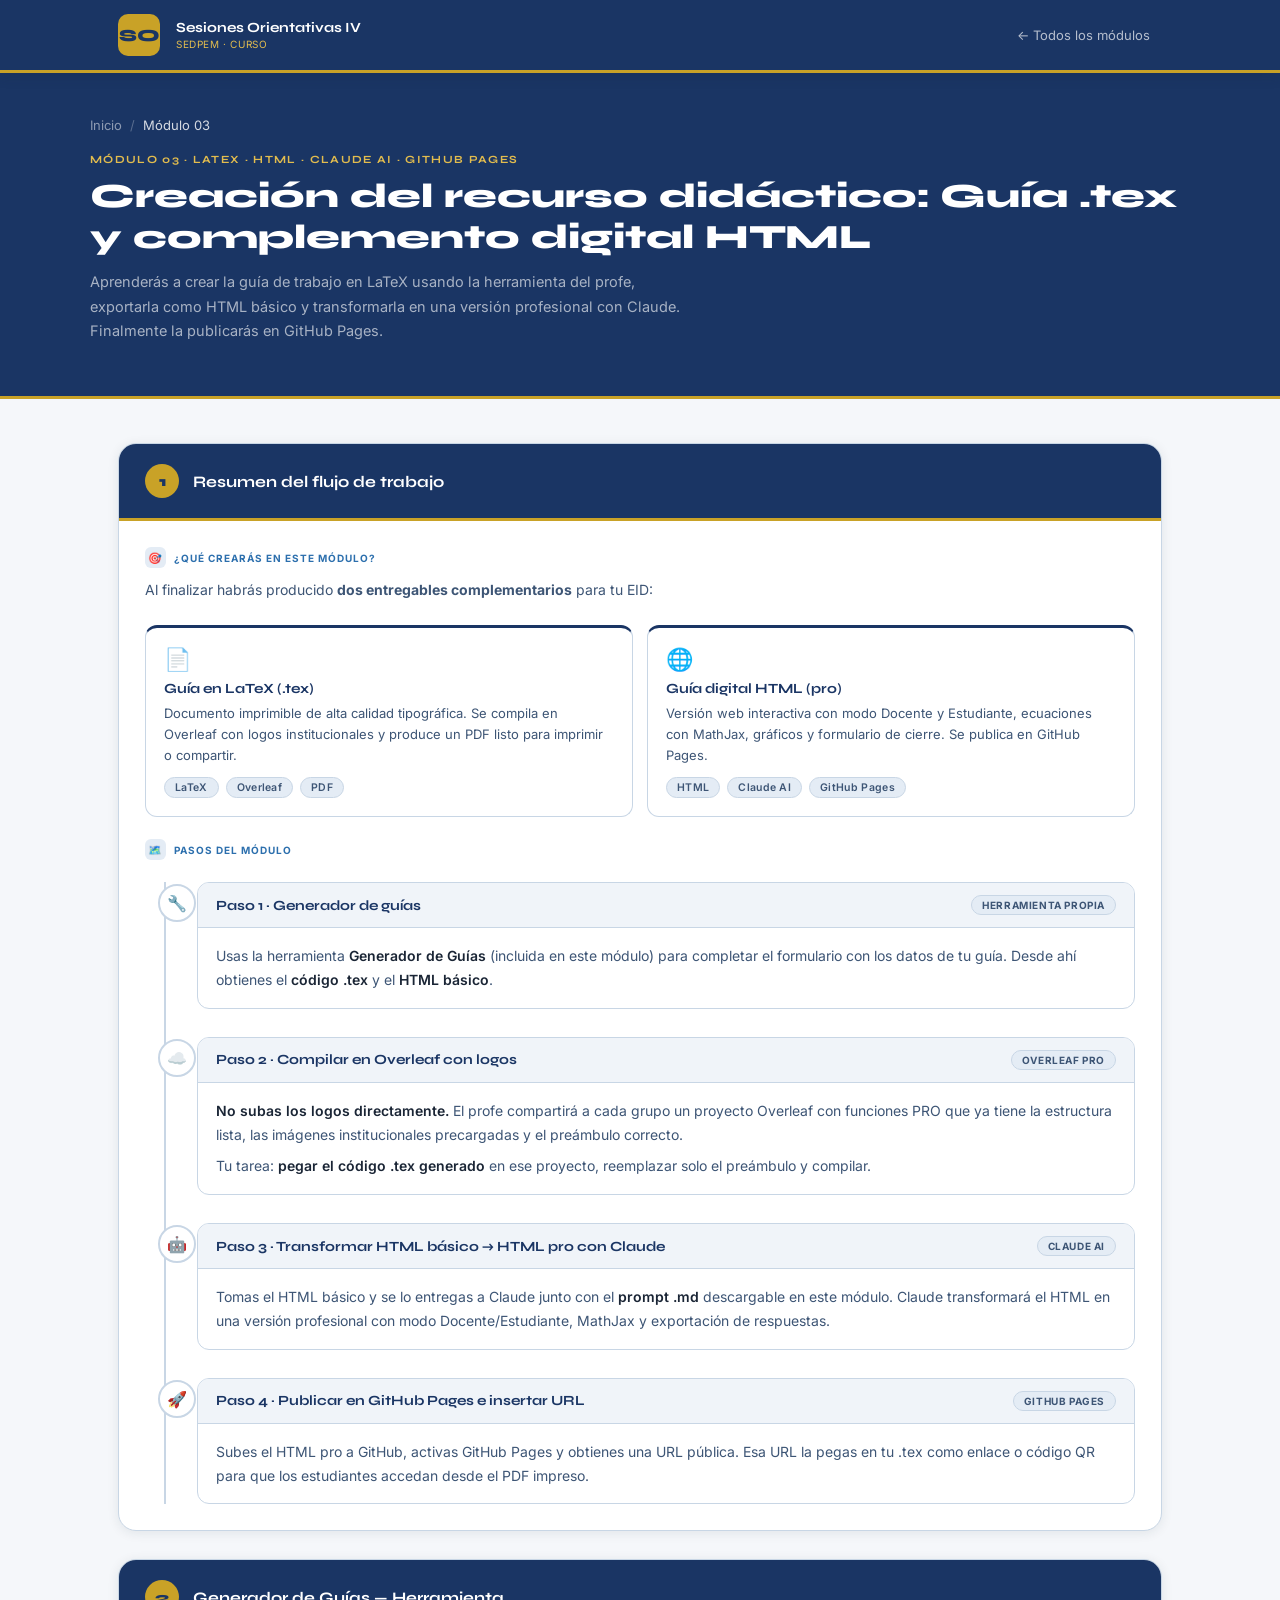
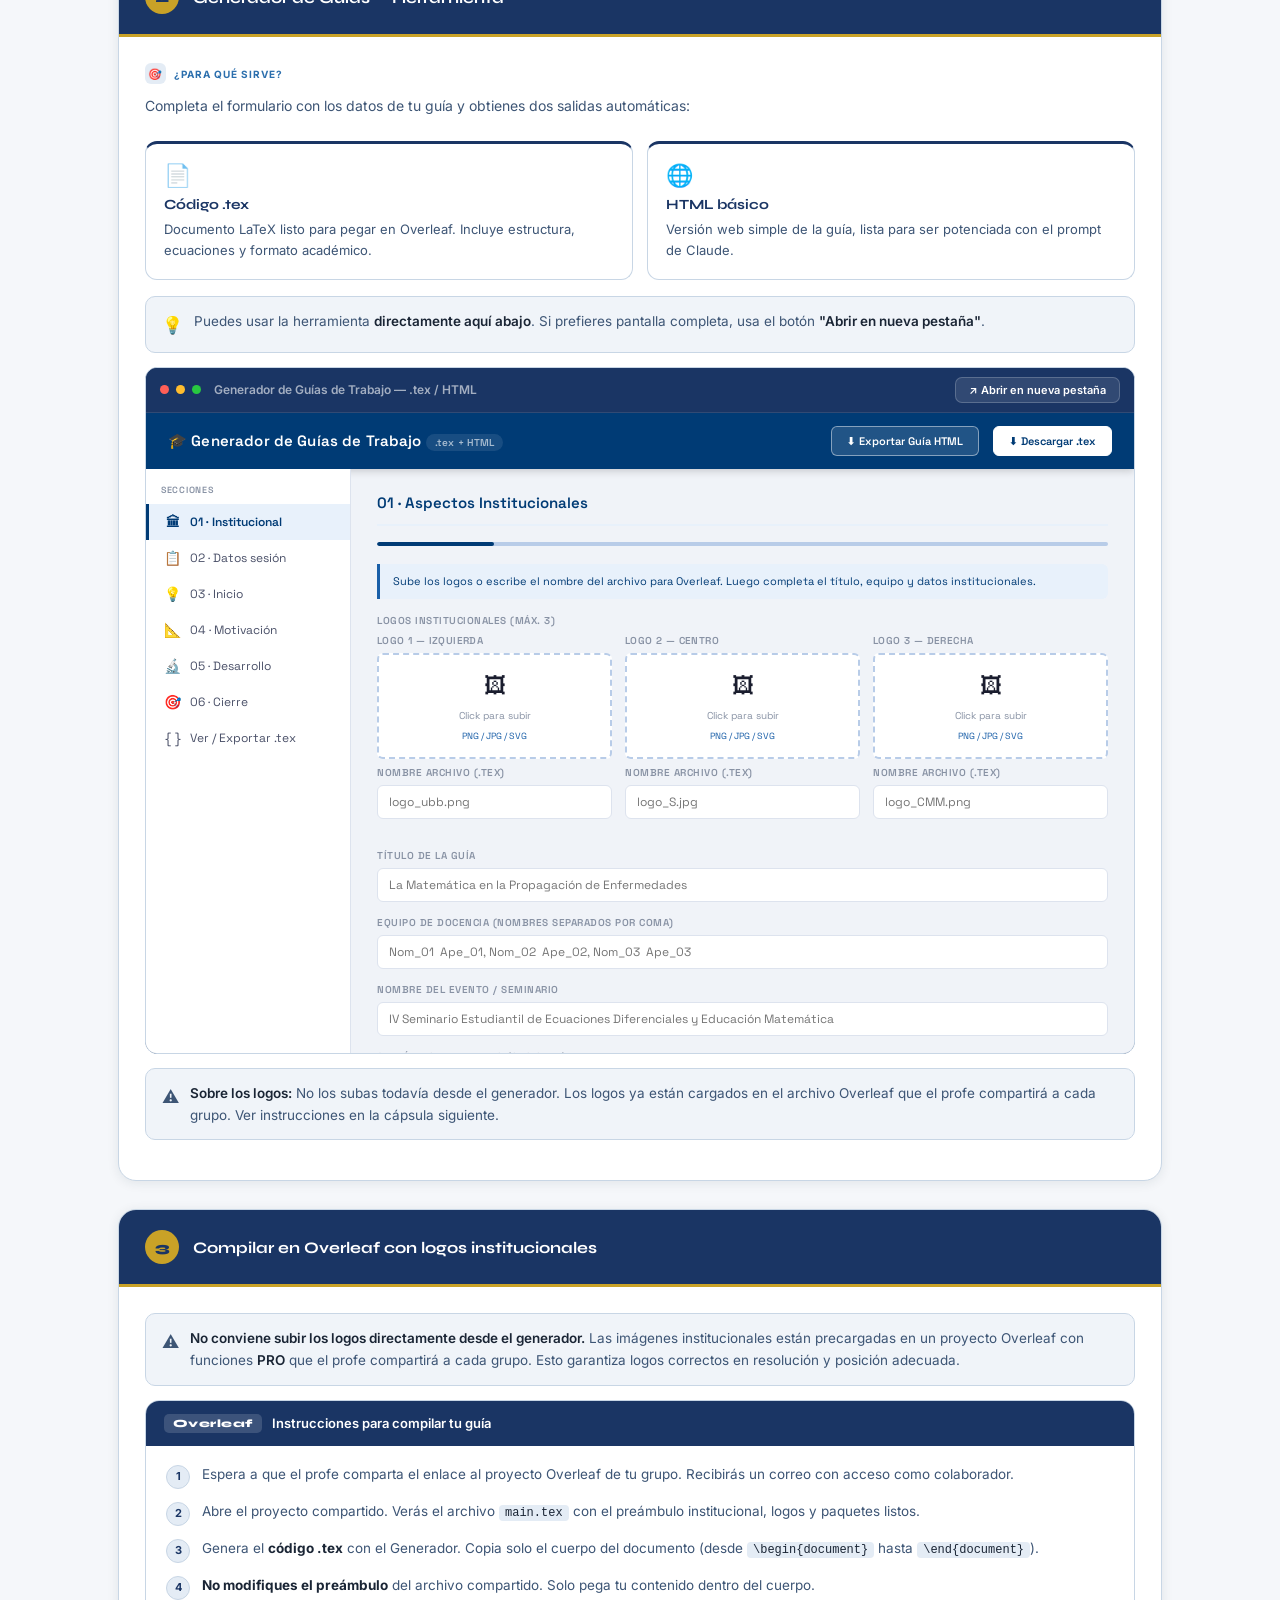
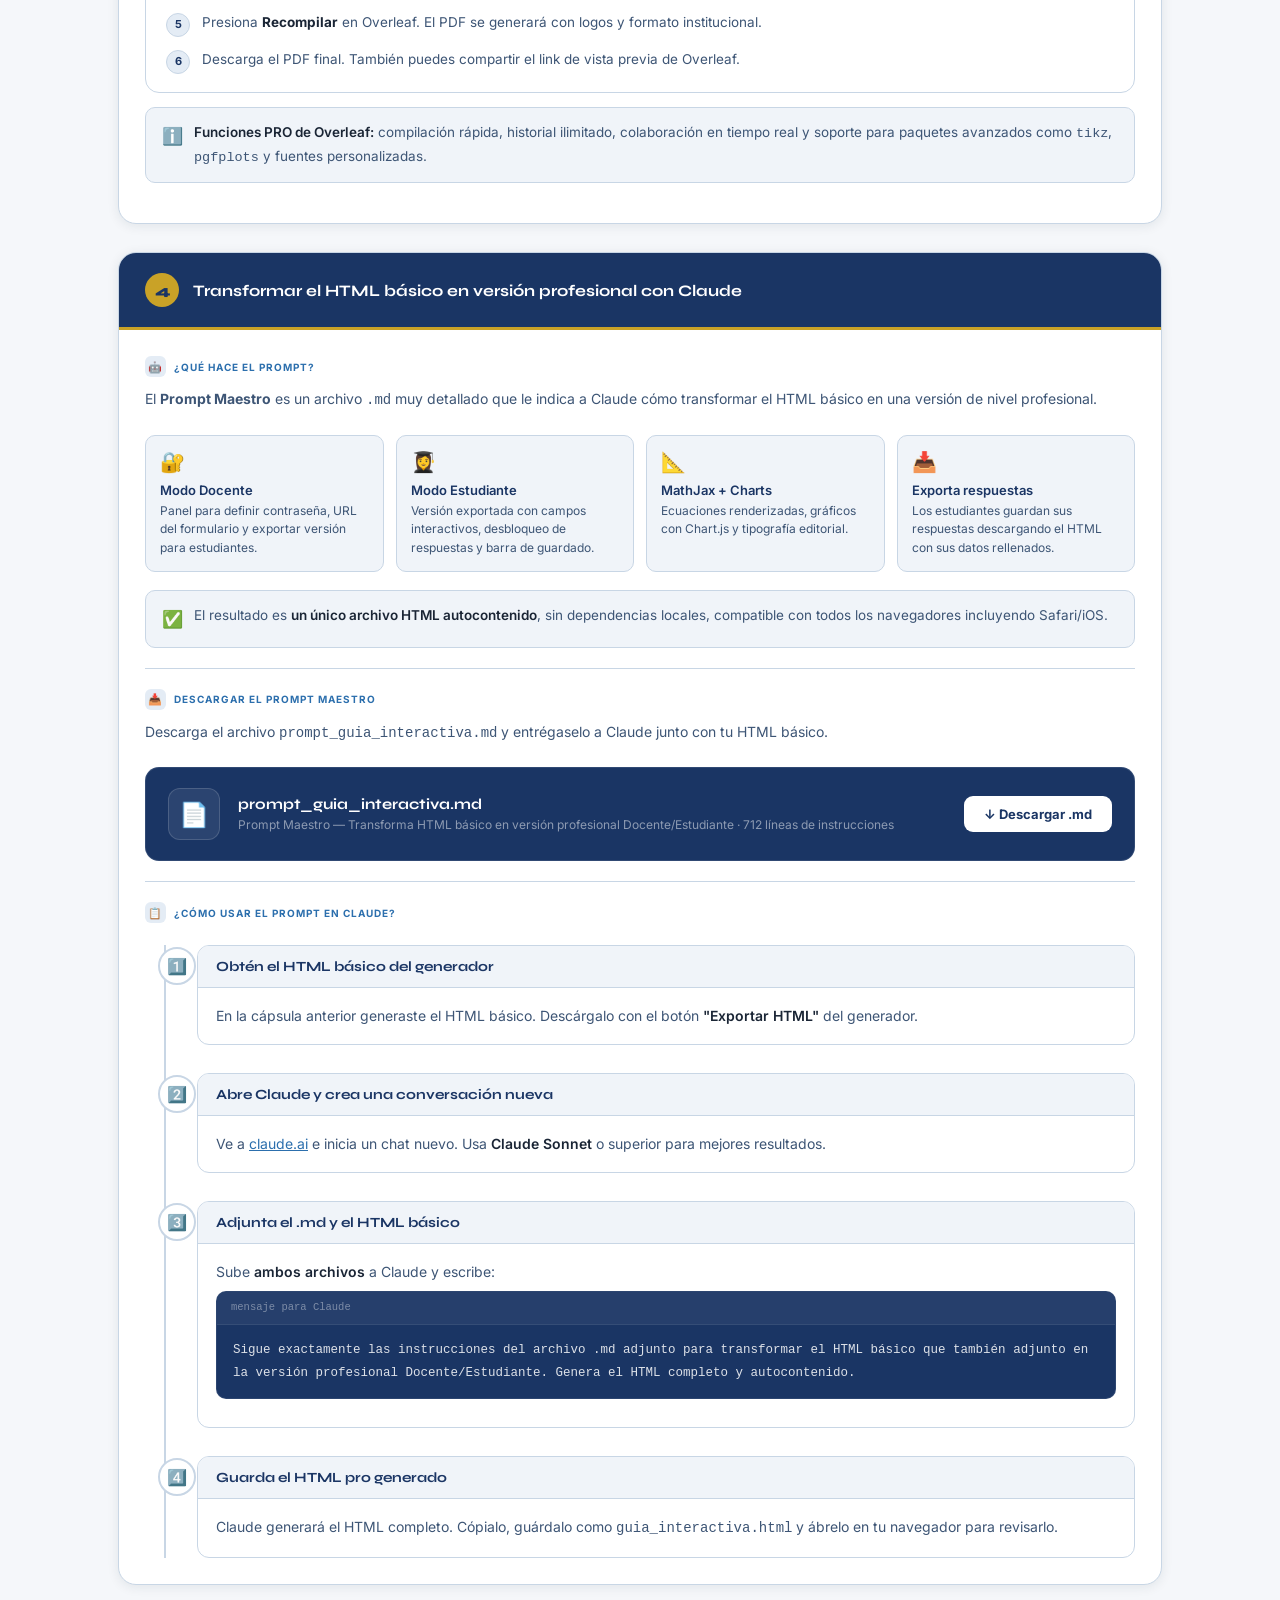
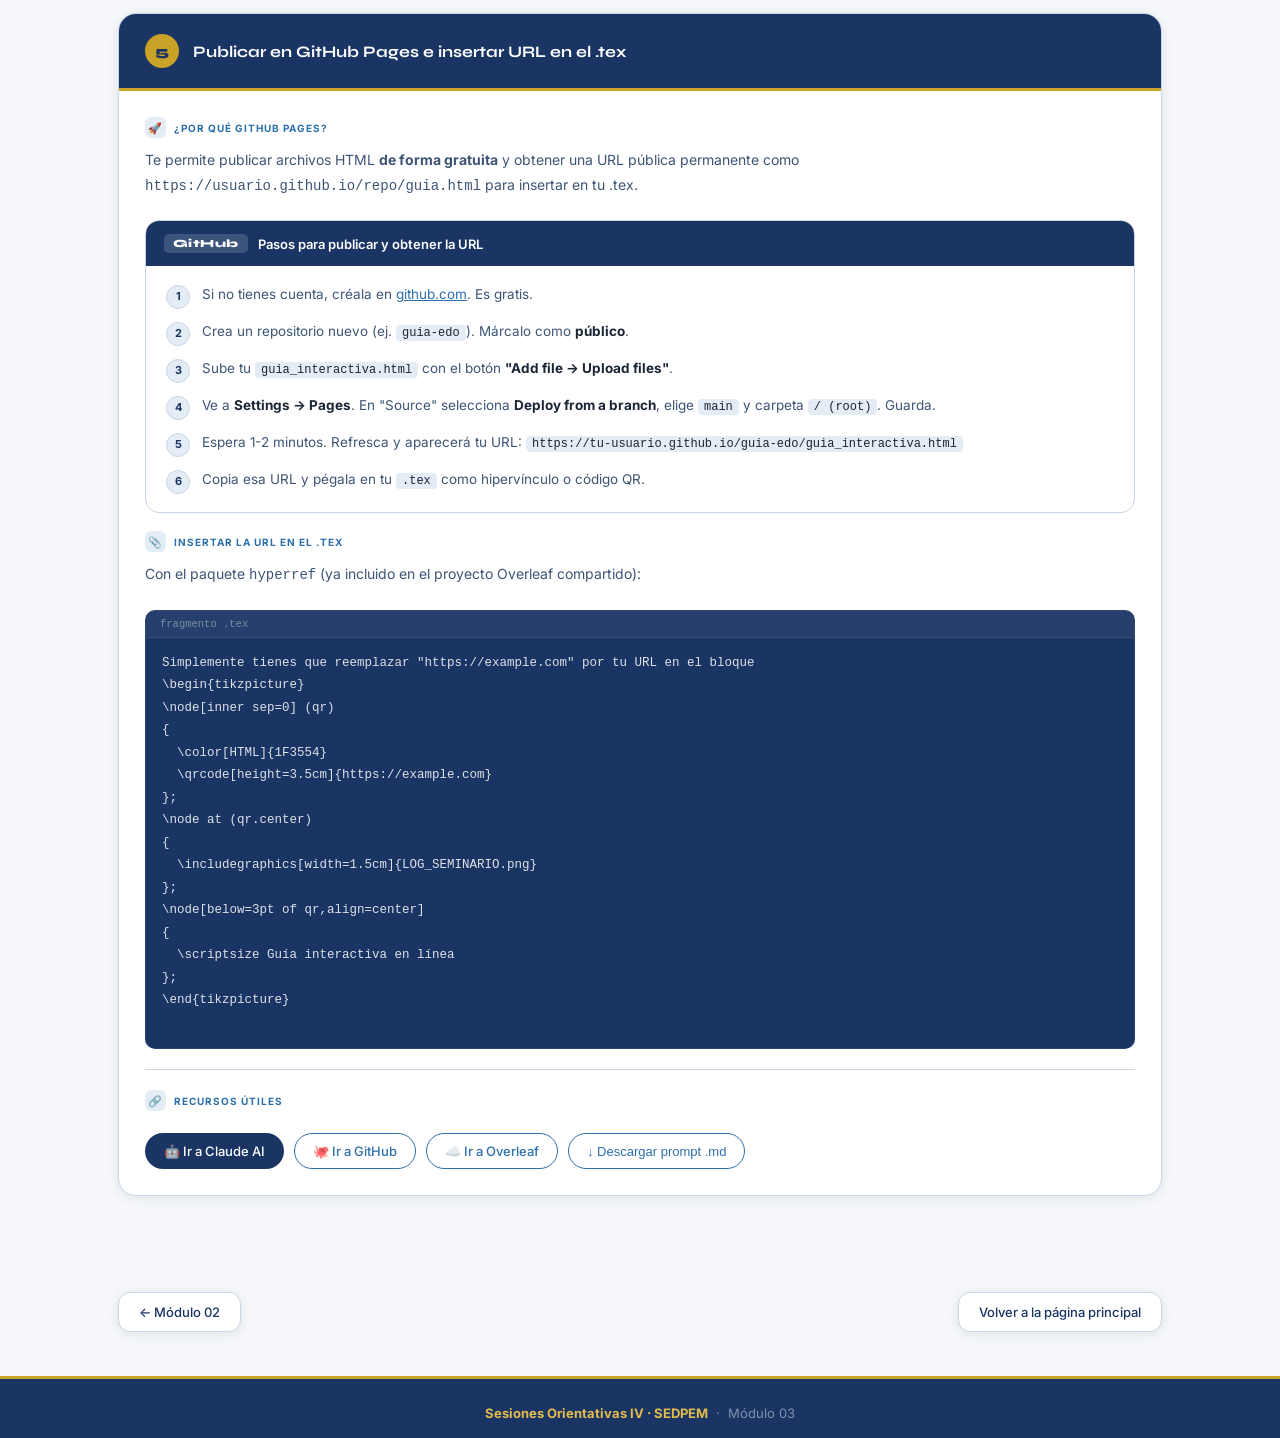
<file: modulos/modulo-03.html>
<!DOCTYPE html>
<html lang="es">
<head>
  <meta charset="UTF-8">
  <meta name="viewport" content="width=device-width, initial-scale=1.0">
  <title>Módulo 03 – Sesiones Orientativas IV SEDPEM</title>
  <link rel="stylesheet" href="../css/styles.css">
  <style>

    /* ── TIMELINE ───────────────────────────────────────── */
    .timeline {
      position: relative;
      padding: 0 0 0 52px;
      margin: 0;
    }

    .timeline::before {
      content: '';
      position: absolute;
      left: 19px; top: 0; bottom: 0;
      width: 2px;
      background: var(--border);
    }

    .tl-step {
      position: relative;
      margin-bottom: 28px;
    }
    .tl-step:last-child { margin-bottom: 0; }

    .tl-dot {
      position: absolute;
      left: -39px; top: 2px;
      width: 38px; height: 38px;
      border-radius: 50%;
      background: var(--white);
      border: 2px solid var(--border);
      display: flex; align-items: center; justify-content: center;
      font-size: 16px;
      z-index: 1;
    }

    .tl-card {
      background: var(--white);
      border: 1px solid var(--border);
      border-radius: 12px;
      overflow: hidden;
    }

    .tl-card-header {
      padding: 12px 18px;
      background: var(--surface);
      border-bottom: 1px solid var(--border);
      display: flex; align-items: center;
      justify-content: space-between;
      gap: 10px; flex-wrap: wrap;
    }

    .tl-card-title {
      font-family: 'Syne', sans-serif;
      font-size: 14px; font-weight: 700;
      color: var(--navy);
    }

    .tl-badge {
      font-size: 10px; font-weight: 700;
      letter-spacing: .06em; text-transform: uppercase;
      background: var(--surface2);
      border: 1px solid var(--border);
      color: var(--text2);
      padding: 3px 10px; border-radius: 999px;
    }

    .tl-card-body {
      padding: 16px 18px;
      font-size: 14px;
      color: var(--text2);
      line-height: 1.7;
    }
    .tl-card-body p { margin-bottom: 8px; }
    .tl-card-body p:last-child { margin-bottom: 0; }
    .tl-card-body strong { color: var(--text); font-weight: 600; }
    .tl-card-body a { color: var(--accent); }

    /* ── ALERTAS ─────────────────────────────────────────── */
    .alerta {
      border-radius: 10px;
      padding: 13px 16px;
      font-size: 13.5px;
      line-height: 1.65;
      margin-bottom: 14px;
      display: flex; gap: 11px; align-items: flex-start;
      background: var(--surface);
      border: 1px solid var(--border);
      color: var(--text2);
    }
    .alerta-icon { font-size: 17px; flex-shrink: 0; margin-top: 1px; }
    .alerta strong { color: var(--text); font-weight: 600; }

    /* ── EMBED FRAME ─────────────────────────────────────── */
    .embed-wrapper {
      background: var(--navy);
      border: 1px solid var(--border);
      border-radius: 12px;
      overflow: hidden;
      margin-bottom: 14px;
    }

    .embed-bar {
      background: var(--navy);
      border-bottom: 1px solid rgba(255,255,255,0.1);
      padding: 9px 14px;
      display: flex; align-items: center;
      justify-content: space-between; gap: 10px; flex-wrap: wrap;
    }

    .embed-bar-title {
      font-size: 12px; font-weight: 600;
      color: rgba(255,255,255,0.6);
      display: flex; align-items: center; gap: 7px;
    }

    .dot { width:9px; height:9px; border-radius:50%; }
    .dot-red    { background:#ff5f57; }
    .dot-yellow { background:#ffbd2e; }
    .dot-green  { background:#28c840; }

    .embed-open-btn {
      background: rgba(255,255,255,0.1);
      border: 1px solid rgba(255,255,255,0.2);
      color: #fff;
      font-size: 11px; font-weight: 600;
      padding: 5px 13px; border-radius: 7px;
      cursor: pointer; text-decoration: none;
      transition: background .18s;
    }
    .embed-open-btn:hover { background: rgba(255,255,255,0.2); }

    .embed-frame {
      width: 100%; height: 640px;
      border: none; display: block; background: #fff;
    }

    /* ── DOWNLOAD CARD ───────────────────────────────────── */
    .download-card {
      background: var(--navy);
      border: 1px solid rgba(255,255,255,0.1);
      border-radius: 14px;
      padding: 20px 22px;
      display: flex; align-items: center;
      gap: 18px; margin-bottom: 14px; flex-wrap: wrap;
    }

    .download-icon-wrap {
      width: 52px; height: 52px; min-width: 52px;
      background: rgba(255,255,255,0.08);
      border: 1px solid rgba(255,255,255,0.15);
      border-radius: 12px;
      display: flex; align-items: center; justify-content: center;
      font-size: 24px;
    }

    .download-info { flex: 1; }

    .download-title {
      font-family: 'Syne', sans-serif;
      font-size: 15px; font-weight: 700;
      color: #fff; margin-bottom: 3px;
    }

    .download-desc {
      font-size: 12px;
      color: rgba(255,255,255,0.5);
      line-height: 1.5;
    }

    .download-btn {
      background: #fff;
      color: var(--navy);
      border: none;
      padding: 10px 20px; border-radius: 9px;
      font-size: 13px; font-weight: 700;
      cursor: pointer; text-decoration: none;
      display: inline-flex; align-items: center; gap: 6px;
      transition: opacity .18s, transform .15s;
      white-space: nowrap;
      font-family: 'Inter', sans-serif;
    }
    .download-btn:hover { opacity: .88; transform: translateY(-1px); }

    /* ── STEPS CARD (overleaf / github) ──────────────────── */
    .steps-card {
      background: var(--white);
      border: 1px solid var(--border);
      border-radius: 14px;
      overflow: hidden;
      margin-bottom: 14px;
    }

    .steps-card-header {
      background: var(--navy);
      padding: 13px 18px;
      display: flex; align-items: center; gap: 10px;
    }

    .steps-label {
      background: rgba(255,255,255,0.15);
      color: #fff;
      font-weight: 800; font-size: 11px;
      padding: 3px 9px; border-radius: 5px;
      font-family: 'Syne', sans-serif;
      letter-spacing: .04em;
    }

    .steps-card-title {
      font-size: 13px; font-weight: 600; color: #fff;
    }

    .steps-card-body { padding: 18px 20px; }

    .steps-list {
      list-style: none; padding: 0; margin: 0;
      display: flex; flex-direction: column; gap: 12px;
    }

    .steps-list li {
      display: flex; gap: 12px; align-items: flex-start;
      font-size: 13.5px; color: var(--text2); line-height: 1.6;
    }

    .step-num {
      min-width: 24px; height: 24px;
      background: var(--surface2);
      border: 1px solid var(--border);
      border-radius: 50%;
      display: flex; align-items: center; justify-content: center;
      font-size: 11px; font-weight: 700;
      color: var(--navy); flex-shrink: 0; margin-top: 1px;
    }

    .steps-list strong { color: var(--text); }
    .steps-list code {
      background: var(--surface2);
      padding: 1px 6px; border-radius: 4px;
      font-size: 12px; font-family: 'Courier New', monospace;
      color: var(--text);
    }
    .steps-list a { color: var(--accent); }

    /* ── FEATURE GRID ────────────────────────────────────── */
    .feature-grid {
      display: grid;
      grid-template-columns: repeat(auto-fit, minmax(180px, 1fr));
      gap: 12px;
      margin-bottom: 18px;
    }

    .feature-card {
      background: var(--surface);
      border: 1px solid var(--border);
      border-radius: 10px;
      padding: 14px;
    }

    .feature-card-icon { font-size: 20px; margin-bottom: 8px; }

    .feature-card-title {
      font-size: 13px; font-weight: 600;
      color: var(--navy); margin-bottom: 4px;
    }

    .feature-card-desc {
      font-size: 12px; color: var(--text2); line-height: 1.55;
    }

    /* ── ENTREGABLES GRID ────────────────────────────────── */
    .entregables-grid {
      display: grid;
      grid-template-columns: 1fr 1fr;
      gap: 14px;
      margin-bottom: 22px;
    }

    .entregable-card {
      background: var(--white);
      border: 1px solid var(--border);
      border-top: 3px solid var(--navy);
      border-radius: 12px;
      padding: 18px;
    }

    .entregable-icon { font-size: 22px; margin-bottom: 8px; }

    .entregable-title {
      font-family: 'Syne', sans-serif;
      font-size: 14px; font-weight: 700;
      color: var(--navy); margin-bottom: 6px;
    }

    .entregable-desc {
      font-size: 13px; color: var(--text2); line-height: 1.6;
    }

    .tag-row { display: flex; flex-wrap: wrap; gap: 7px; margin-top: 12px; }

    .tag {
      font-size: 10.5px; font-weight: 600;
      padding: 3px 10px; border-radius: 999px;
      border: 1px solid var(--border);
      background: var(--surface2);
      color: var(--text2);
      letter-spacing: .03em;
    }

    /* ── CODE BLOCK ──────────────────────────────────────── */
    .code-block {
      background: var(--navy);
      border: 1px solid rgba(255,255,255,0.08);
      border-radius: 10px;
      overflow: hidden;
      margin-bottom: 12px;
    }

    .code-bar {
      background: rgba(255,255,255,0.05);
      border-bottom: 1px solid rgba(255,255,255,0.07);
      padding: 7px 14px;
      font-size: 10.5px;
      color: rgba(255,255,255,0.4);
      font-family: 'Courier New', monospace;
    }

    .code-content {
      padding: 14px 16px;
      font-family: 'Courier New', Courier, monospace;
      font-size: 12.5px; line-height: 1.8;
      color: rgba(255,255,255,0.85);
      white-space: pre-wrap; word-break: break-word;
    }

    @media (max-width: 640px) {
      .entregables-grid { grid-template-columns: 1fr; }
      .feature-grid { grid-template-columns: 1fr 1fr; }
    }

  </style>
</head>
<body>

  <header class="site-header">
    <div class="header-inner">
      <a href="../index.html" class="header-logo">SO</a>
      <a href="../index.html" class="header-title">
        Sesiones Orientativas IV
        <span>SEDPEM · Curso</span>
      </a>
      <nav class="header-nav">
        <a href="../index.html">← Todos los módulos</a>
      </nav>
    </div>
  </header>

  <section class="modulo-hero">
    <div class="modulo-hero-inner">
      <div class="breadcrumb">
        <a href="../index.html">Inicio</a>
        <span class="breadcrumb-sep">/</span>
        <span class="breadcrumb-current">Módulo 03</span>
      </div>
      <div class="modulo-hero-num">Módulo 03 · LaTeX · HTML · Claude AI · GitHub Pages</div>
      <h1>Creación del recurso didáctico: Guía .tex y complemento digital HTML</h1>
      <p>Aprenderás a crear la guía de trabajo en LaTeX usando la herramienta del profe, exportarla como HTML básico y transformarla en una versión profesional con Claude. Finalmente la publicarás en GitHub Pages.</p>
    </div>
  </section>

  <div class="capsulas-container">

    <!-- ── CÁPSULA 1: RESUMEN DEL FLUJO ── -->
    <article class="capsula">
      <div class="capsula-header">
        <div class="capsula-num">1</div>
        <div class="capsula-titulo">Resumen del flujo de trabajo</div>
      </div>
      <div class="capsula-body">

        <div class="capsula-bloque">
          <div class="bloque-label"><div class="bloque-label-icon">🎯</div> ¿Qué crearás en este módulo?</div>
          <p>Al finalizar habrás producido <strong>dos entregables complementarios</strong> para tu EID:</p>
        </div>

        <div class="entregables-grid">
          <div class="entregable-card">
            <div class="entregable-icon">📄</div>
            <div class="entregable-title">Guía en LaTeX (.tex)</div>
            <p class="entregable-desc">Documento imprimible de alta calidad tipográfica. Se compila en Overleaf con logos institucionales y produce un PDF listo para imprimir o compartir.</p>
            <div class="tag-row">
              <span class="tag">LaTeX</span>
              <span class="tag">Overleaf</span>
              <span class="tag">PDF</span>
            </div>
          </div>
          <div class="entregable-card">
            <div class="entregable-icon">🌐</div>
            <div class="entregable-title">Guía digital HTML (pro)</div>
            <p class="entregable-desc">Versión web interactiva con modo Docente y Estudiante, ecuaciones con MathJax, gráficos y formulario de cierre. Se publica en GitHub Pages.</p>
            <div class="tag-row">
              <span class="tag">HTML</span>
              <span class="tag">Claude AI</span>
              <span class="tag">GitHub Pages</span>
            </div>
          </div>
        </div>

        <div class="capsula-bloque">
          <div class="bloque-label"><div class="bloque-label-icon">🗺️</div> Pasos del módulo</div>
        </div>

        <div class="timeline">

          <div class="tl-step">
            <div class="tl-dot">🔧</div>
            <div class="tl-card">
              <div class="tl-card-header">
                <div class="tl-card-title">Paso 1 · Generador de guías</div>
                <span class="tl-badge">Herramienta propia</span>
              </div>
              <div class="tl-card-body">
                <p>Usas la herramienta <strong>Generador de Guías</strong> (incluida en este módulo) para completar el formulario con los datos de tu guía. Desde ahí obtienes el <strong>código .tex</strong> y el <strong>HTML básico</strong>.</p>
              </div>
            </div>
          </div>

          <div class="tl-step">
            <div class="tl-dot">☁️</div>
            <div class="tl-card">
              <div class="tl-card-header">
                <div class="tl-card-title">Paso 2 · Compilar en Overleaf con logos</div>
                <span class="tl-badge">Overleaf PRO</span>
              </div>
              <div class="tl-card-body">
                <p><strong>No subas los logos directamente.</strong> El profe compartirá a cada grupo un proyecto Overleaf con funciones PRO que ya tiene la estructura lista, las imágenes institucionales precargadas y el preámbulo correcto.</p>
                <p>Tu tarea: <strong>pegar el código .tex generado</strong> en ese proyecto, reemplazar solo el preámbulo y compilar.</p>
              </div>
            </div>
          </div>

          <div class="tl-step">
            <div class="tl-dot">🤖</div>
            <div class="tl-card">
              <div class="tl-card-header">
                <div class="tl-card-title">Paso 3 · Transformar HTML básico → HTML pro con Claude</div>
                <span class="tl-badge">Claude AI</span>
              </div>
              <div class="tl-card-body">
                <p>Tomas el HTML básico y se lo entregas a Claude junto con el <strong>prompt .md</strong> descargable en este módulo. Claude transformará el HTML en una versión profesional con modo Docente/Estudiante, MathJax y exportación de respuestas.</p>
              </div>
            </div>
          </div>

          <div class="tl-step">
            <div class="tl-dot">🚀</div>
            <div class="tl-card">
              <div class="tl-card-header">
                <div class="tl-card-title">Paso 4 · Publicar en GitHub Pages e insertar URL</div>
                <span class="tl-badge">GitHub Pages</span>
              </div>
              <div class="tl-card-body">
                <p>Subes el HTML pro a GitHub, activas GitHub Pages y obtienes una URL pública. Esa URL la pegas en tu .tex como enlace o código QR para que los estudiantes accedan desde el PDF impreso.</p>
              </div>
            </div>
          </div>

        </div>
      </div>
    </article>

    <!-- ── CÁPSULA 2: GENERADOR ── -->
    <article class="capsula" id="generador">
      <div class="capsula-header">
        <div class="capsula-num">2</div>
        <div class="capsula-titulo">Generador de Guías — Herramienta</div>
      </div>
      <div class="capsula-body">

        <div class="capsula-bloque">
          <div class="bloque-label"><div class="bloque-label-icon">🎯</div> ¿Para qué sirve?</div>
          <p>Completa el formulario con los datos de tu guía y obtienes dos salidas automáticas:</p>
        </div>

        <div class="entregables-grid" style="margin-bottom:16px;">
          <div class="entregable-card">
            <div class="entregable-icon">📄</div>
            <div class="entregable-title">Código .tex</div>
            <p class="entregable-desc">Documento LaTeX listo para pegar en Overleaf. Incluye estructura, ecuaciones y formato académico.</p>
          </div>
          <div class="entregable-card">
            <div class="entregable-icon">🌐</div>
            <div class="entregable-title">HTML básico</div>
            <p class="entregable-desc">Versión web simple de la guía, lista para ser potenciada con el prompt de Claude.</p>
          </div>
        </div>

        <div class="alerta">
          <div class="alerta-icon">💡</div>
          <div>Puedes usar la herramienta <strong>directamente aquí abajo</strong>. Si prefieres pantalla completa, usa el botón <strong>"Abrir en nueva pestaña"</strong>.</div>
        </div>

        <div class="embed-wrapper">
          <div class="embed-bar">
            <div class="embed-bar-title">
              <span class="dot dot-red"></span>
              <span class="dot dot-yellow"></span>
              <span class="dot dot-green"></span>
              &nbsp; Generador de Guías de Trabajo — .tex / HTML
            </div>
            <a href="generador_guias.html" target="_blank" class="embed-open-btn">↗ Abrir en nueva pestaña</a>
          </div>
          <iframe src="generador_guias.html" class="embed-frame" title="Generador de Guías de Trabajo" loading="lazy"></iframe>
        </div>

        <div class="alerta">
          <div class="alerta-icon">⚠️</div>
          <div><strong>Sobre los logos:</strong> No los subas todavía desde el generador. Los logos ya están cargados en el archivo Overleaf que el profe compartirá a cada grupo. Ver instrucciones en la cápsula siguiente.</div>
        </div>

      </div>
    </article>

    <!-- ── CÁPSULA 3: OVERLEAF ── -->
    <article class="capsula" id="overleaf">
      <div class="capsula-header">
        <div class="capsula-num">3</div>
        <div class="capsula-titulo">Compilar en Overleaf con logos institucionales</div>
      </div>
      <div class="capsula-body">

        <div class="alerta">
          <div class="alerta-icon">⚠️</div>
          <div><strong>No conviene subir los logos directamente desde el generador.</strong> Las imágenes institucionales están precargadas en un proyecto Overleaf con funciones <strong>PRO</strong> que el profe compartirá a cada grupo. Esto garantiza logos correctos en resolución y posición adecuada.</div>
        </div>

        <div class="steps-card">
          <div class="steps-card-header">
            <span class="steps-label">Overleaf</span>
            <span class="steps-card-title">Instrucciones para compilar tu guía</span>
          </div>
          <div class="steps-card-body">
            <ol class="steps-list">
              <li><span class="step-num">1</span><span>Espera a que el profe comparta el enlace al proyecto Overleaf de tu grupo. Recibirás un correo con acceso como colaborador.</span></li>
              <li><span class="step-num">2</span><span>Abre el proyecto compartido. Verás el archivo <code>main.tex</code> con el preámbulo institucional, logos y paquetes listos.</span></li>
              <li><span class="step-num">3</span><span>Genera el <strong>código .tex</strong> con el Generador. Copia solo el cuerpo del documento (desde <code>\begin{document}</code> hasta <code>\end{document}</code>).</span></li>
              <li><span class="step-num">4</span><span><strong>No modifiques el preámbulo</strong> del archivo compartido. Solo pega tu contenido dentro del cuerpo.</span></li>
              <li><span class="step-num">5</span><span>Presiona <strong>Recompilar</strong> en Overleaf. El PDF se generará con logos y formato institucional.</span></li>
              <li><span class="step-num">6</span><span>Descarga el PDF final. También puedes compartir el link de vista previa de Overleaf.</span></li>
            </ol>
          </div>
        </div>

        <div class="alerta">
          <div class="alerta-icon">ℹ️</div>
          <div><strong>Funciones PRO de Overleaf:</strong> compilación rápida, historial ilimitado, colaboración en tiempo real y soporte para paquetes avanzados como <code>tikz</code>, <code>pgfplots</code> y fuentes personalizadas.</div>
        </div>

      </div>
    </article>

    <!-- ── CÁPSULA 4: PROMPT CLAUDE ── -->
    <article class="capsula" id="prompt-html">
      <div class="capsula-header">
        <div class="capsula-num">4</div>
        <div class="capsula-titulo">Transformar el HTML básico en versión profesional con Claude</div>
      </div>
      <div class="capsula-body">

        <div class="capsula-bloque">
          <div class="bloque-label"><div class="bloque-label-icon">🤖</div> ¿Qué hace el prompt?</div>
          <p>El <strong>Prompt Maestro</strong> es un archivo <code>.md</code> muy detallado que le indica a Claude cómo transformar el HTML básico en una versión de nivel profesional.</p>
        </div>

        <div class="feature-grid">
          <div class="feature-card">
            <div class="feature-card-icon">🔐</div>
            <div class="feature-card-title">Modo Docente</div>
            <p class="feature-card-desc">Panel para definir contraseña, URL del formulario y exportar versión para estudiantes.</p>
          </div>
          <div class="feature-card">
            <div class="feature-card-icon">👩‍🎓</div>
            <div class="feature-card-title">Modo Estudiante</div>
            <p class="feature-card-desc">Versión exportada con campos interactivos, desbloqueo de respuestas y barra de guardado.</p>
          </div>
          <div class="feature-card">
            <div class="feature-card-icon">📐</div>
            <div class="feature-card-title">MathJax + Charts</div>
            <p class="feature-card-desc">Ecuaciones renderizadas, gráficos con Chart.js y tipografía editorial.</p>
          </div>
          <div class="feature-card">
            <div class="feature-card-icon">📥</div>
            <div class="feature-card-title">Exporta respuestas</div>
            <p class="feature-card-desc">Los estudiantes guardan sus respuestas descargando el HTML con sus datos rellenados.</p>
          </div>
        </div>

        <div class="alerta">
          <div class="alerta-icon">✅</div>
          <div>El resultado es <strong>un único archivo HTML autocontenido</strong>, sin dependencias locales, compatible con todos los navegadores incluyendo Safari/iOS.</div>
        </div>

        <hr class="divider">

        <div class="capsula-bloque">
          <div class="bloque-label"><div class="bloque-label-icon">📥</div> Descargar el Prompt Maestro</div>
          <p style="margin-bottom:14px;">Descarga el archivo <code>prompt_guia_interactiva.md</code> y entrégaselo a Claude junto con tu HTML básico.</p>
        </div>

        <div class="download-card">
          <div class="download-icon-wrap">📄</div>
          <div class="download-info">
            <div class="download-title">prompt_guia_interactiva.md</div>
            <div class="download-desc">Prompt Maestro — Transforma HTML básico en versión profesional Docente/Estudiante · 712 líneas de instrucciones</div>
          </div>
          <button onclick="descargarPrompt()" class="download-btn">↓ Descargar .md</button>
        </div>

        <hr class="divider">

        <div class="capsula-bloque">
          <div class="bloque-label"><div class="bloque-label-icon">📋</div> ¿Cómo usar el prompt en Claude?</div>
        </div>

        <div class="timeline">

          <div class="tl-step">
            <div class="tl-dot">1️⃣</div>
            <div class="tl-card">
              <div class="tl-card-header"><div class="tl-card-title">Obtén el HTML básico del generador</div></div>
              <div class="tl-card-body">
                <p>En la cápsula anterior generaste el HTML básico. Descárgalo con el botón <strong>"Exportar HTML"</strong> del generador.</p>
              </div>
            </div>
          </div>

          <div class="tl-step">
            <div class="tl-dot">2️⃣</div>
            <div class="tl-card">
              <div class="tl-card-header"><div class="tl-card-title">Abre Claude y crea una conversación nueva</div></div>
              <div class="tl-card-body">
                <p>Ve a <a href="https://claude.ai" target="_blank">claude.ai</a> e inicia un chat nuevo. Usa <strong>Claude Sonnet</strong> o superior para mejores resultados.</p>
              </div>
            </div>
          </div>

          <div class="tl-step">
            <div class="tl-dot">3️⃣</div>
            <div class="tl-card">
              <div class="tl-card-header"><div class="tl-card-title">Adjunta el .md y el HTML básico</div></div>
              <div class="tl-card-body">
                <p>Sube <strong>ambos archivos</strong> a Claude y escribe:</p>
                <div class="code-block">
                  <div class="code-bar">mensaje para Claude</div>
                  <div class="code-content">Sigue exactamente las instrucciones del archivo .md adjunto para transformar el HTML básico que también adjunto en la versión profesional Docente/Estudiante. Genera el HTML completo y autocontenido.</div>
                </div>
              </div>
            </div>
          </div>

          <div class="tl-step">
            <div class="tl-dot">4️⃣</div>
            <div class="tl-card">
              <div class="tl-card-header"><div class="tl-card-title">Guarda el HTML pro generado</div></div>
              <div class="tl-card-body">
                <p>Claude generará el HTML completo. Cópialo, guárdalo como <code>guia_interactiva.html</code> y ábrelo en tu navegador para revisarlo.</p>
              </div>
            </div>
          </div>

        </div>
      </div>
    </article>

    <!-- ── CÁPSULA 5: GITHUB PAGES ── -->
    <article class="capsula" id="github">
      <div class="capsula-header">
        <div class="capsula-num">5</div>
        <div class="capsula-titulo">Publicar en GitHub Pages e insertar URL en el .tex</div>
      </div>
      <div class="capsula-body">

        <div class="capsula-bloque">
          <div class="bloque-label"><div class="bloque-label-icon">🚀</div> ¿Por qué GitHub Pages?</div>
          <p>Te permite publicar archivos HTML <strong>de forma gratuita</strong> y obtener una URL pública permanente como <code>https://usuario.github.io/repo/guia.html</code> para insertar en tu .tex.</p>
        </div>

        <div class="steps-card">
          <div class="steps-card-header">
            <span class="steps-label">GitHub</span>
            <span class="steps-card-title">Pasos para publicar y obtener la URL</span>
          </div>
          <div class="steps-card-body">
            <ol class="steps-list">
              <li><span class="step-num">1</span><span>Si no tienes cuenta, créala en <a href="https://github.com" target="_blank">github.com</a>. Es gratis.</span></li>
              <li><span class="step-num">2</span><span>Crea un repositorio nuevo (ej. <code>guia-edo</code>). Márcalo como <strong>público</strong>.</span></li>
              <li><span class="step-num">3</span><span>Sube tu <code>guia_interactiva.html</code> con el botón <strong>"Add file → Upload files"</strong>.</span></li>
              <li><span class="step-num">4</span><span>Ve a <strong>Settings → Pages</strong>. En "Source" selecciona <strong>Deploy from a branch</strong>, elige <code>main</code> y carpeta <code>/ (root)</code>. Guarda.</span></li>
              <li><span class="step-num">5</span><span>Espera 1-2 minutos. Refresca y aparecerá tu URL: <code>https://tu-usuario.github.io/guia-edo/guia_interactiva.html</code></span></li>
              <li><span class="step-num">6</span><span>Copia esa URL y pégala en tu <code>.tex</code> como hipervínculo o código QR.</span></li>
            </ol>
          </div>
        </div>

        <div class="capsula-bloque" style="margin-top:18px;">
          <div class="bloque-label"><div class="bloque-label-icon">📎</div> Insertar la URL en el .tex</div>
          <p style="margin-bottom:12px;">Con el paquete <code>hyperref</code> (ya incluido en el proyecto Overleaf compartido):</p>
        </div>

        <div class="code-block">
          <div class="code-bar">fragmento .tex</div>
          <div class="code-content">Simplemente tienes que reemplazar "https://example.com" por tu URL en el bloque
\begin{tikzpicture}
\node[inner sep=0] (qr)
{
  \color[HTML]{1F3554}
  \qrcode[height=3.5cm]{https://example.com}
};
\node at (qr.center)
{
  \includegraphics[width=1.5cm]{LOG_SEMINARIO.png}
};
\node[below=3pt of qr,align=center]
{
  \scriptsize Guía interactiva en línea
};
\end{tikzpicture}
          </div>
        </div>
        <hr class="divider">

        <div class="capsula-bloque">
          <div class="bloque-label"><div class="bloque-label-icon">🔗</div> Recursos útiles</div>
        </div>

        <div class="botones-recursos">
          <a href="https://claude.ai" target="_blank" class="btn-recurso">🤖 Ir a Claude AI</a>
          <a href="https://github.com" target="_blank" class="btn-recurso secondary">🐙 Ir a GitHub</a>
          <a href="https://overleaf.com" target="_blank" class="btn-recurso secondary">☁️ Ir a Overleaf</a>
          <button onclick="descargarPrompt()" class="btn-recurso secondary" style="border:1.5px solid;cursor:pointer;">↓ Descargar prompt .md</button>
        </div>

      </div>
    </article>

  </div>

  <div class="nav-modulos">
    <a href="modulo-02.html" class="nav-btn">← Módulo 02</a>
    <a href="../index.html" class="nav-btn">Volver a la página principal</a>
  </div>

  <footer class="site-footer">
    <strong>Sesiones Orientativas IV · SEDPEM</strong> &nbsp;·&nbsp; Módulo 03
  </footer>


  <script>
    const PROMPT_MD = "# \ud83c\udf93 Prompt Maestro \u2014 Transformar HTML b\u00e1sico de gu\u00eda en versi\u00f3n interactiva Docente/Estudiante\n\n---\n\n## CONTEXTO Y OBJETIVO\n\nEres un desarrollador frontend experto en dise\u00f1o editorial y matem\u00e1tica aplicada. Tu tarea es transformar un archivo HTML b\u00e1sico generado por un generador de gu\u00edas de trabajo en una **obra de arte interactiva de nivel profesional**, con dos modos: **Docente** y **Estudiante**. El resultado debe ser un \u00fanico archivo `.html` autocontenido que funcione sin servidor, sin dependencias locales, y que sea compatible con Safari/iOS.\n\n---\n\n## ENTRADA\n\nSe te proporciona un HTML b\u00e1sico con esta estructura t\u00edpica:\n- Portada institucional (logos, t\u00edtulo, autores, evento)\n- Datos del participante + Objetivo + Agenda\n- Actividad inicial (lluvia de ideas / preguntas)\n- **Secci\u00f3n de motivaci\u00f3n** con modelo matem\u00e1tico: nombre del modelo, descripci\u00f3n, ecuaciones LaTeX, glosario de variables, supuestos\n- Desarrollo: enunciado del problema aplicado, variables, cuadr\u00edcula de bosquejo, preguntas de an\u00e1lisis (Partes I y II)\n- Cierre / reflexi\u00f3n\n\n---\n\n## DISE\u00d1O VISUAL \u2014 PALETA Y SISTEMA (NO NEGOCIABLE)\n\nReplica **exactamente** este sistema de tokens CSS. No inventes colores nuevos ni cambies la tipograf\u00eda base:\n\n```css\n:root {\n  --navy:     #1a2a3a;\n  --navy2:    #1e3a5f;\n  --steel:    #2c4f7c;\n  --sky:      #3d6491;\n  --sky-lt:   #5b82b0;\n  --offwhite: #f5f7fa;\n  --cream:    #eef1f6;\n  --white:    #ffffff;\n  --light:    #d0dae8;\n  --muted:    #7a8a99;\n  --text:     #1a2535;\n  --text2:    #3d5575;\n  --accent:   #2c6fad;   /* azul primario */\n  --accent2:  #1a8a72;   /* verde \u2014 respuestas correctas */\n  --accent3:  #b8860b;   /* \u00e1mbar \u2014 advertencias */\n  --error:    #c0392b;\n  --border:   #c8d6e5;\n  --surface:  #f0f4f9;\n  --surface2: #e4ecf5;\n}\n```\n\n**Tipograf\u00eda:** `Playfair Display` (t\u00edtulos serif), `IBM Plex Sans` (cuerpo), `IBM Plex Mono` (c\u00f3digo/math labels). Cargar desde Google Fonts.\n\n**Librer\u00edas externas permitidas (CDN):**\n- MathJax 3: `https://cdn.jsdelivr.net/npm/mathjax@3/es5/tex-mml-chtml.min.js`\n- Chart.js 4: `https://cdn.jsdelivr.net/npm/chart.js@4.4.0/dist/chart.umd.min.js`\n\n---\n\n## ARQUITECTURA DEL ARCHIVO\n\nEl HTML es **un \u00fanico archivo** con dos modos:\n\n### \ud83d\udd10 MODO DOCENTE (visible al abrir el archivo por primera vez)\n- **Panel superior** (`teacher-bar`) con gradiente `--navy2 \u2192 --steel`, que contiene:\n  - Campo para definir contrase\u00f1a maestra (tipo `password`) + bot\u00f3n \"\u2713 Establecer\"\n  - Campo para URL del formulario Google/Typeform\n  - Bot\u00f3n \"\ud83d\udce4 Exportar HTML Estudiantes\" \u2192 genera versi\u00f3n para distribuir\n  - Bot\u00f3n \"\ud83d\udc41 Ver todas respuestas\" \u2192 desbloquea todo sin contrase\u00f1a\n- Al establecer contrase\u00f1a: las respuestas esperadas se revelan inmediatamente en modo docente\n- Al exportar: se genera un nuevo HTML con el panel docente oculto, la contrase\u00f1a embebida en base64 (`safeB64Encode(pwd + ':guia')`) y la URL del formulario precargada\n\n### \ud83d\udc69\u200d\ud83c\udf93 MODO ESTUDIANTE (archivo exportado)\n- Sin panel docente visible\n- **Unlock banner** (barra azul marina) con input de contrase\u00f1a y bot\u00f3n \"\ud83d\udd13 Desbloquear\" para revelar respuestas esperadas con la contrase\u00f1a que el docente distribuy\u00f3\n- **Barra inferior fija** (\"Guardar mis respuestas\") que exporta el HTML con las respuestas escritas por el estudiante rellenas en los campos\n\n---\n\n## SECCIONES Y SU DISE\u00d1O DETALLADO\n\n### 1. HEADER HERO\n```\nbackground: linear-gradient(135deg, --navy 0%, --navy2 40%, --steel 100%)\n```\n- T\u00edtulo en `Playfair Display`, tama\u00f1o `clamp(1.9rem, 5vw, 3rem)`, con `<em>` en `#7eb8e8`\n- Subt\u00edtulo en `IBM Plex Mono`, 11px, `letter-spacing:.18em`, uppercase, color `--sky-lt`\n- Meta (autores, instituci\u00f3n, a\u00f1o) en `--light`, 13px\n- Badge de modo (punto verde pulsante + label \"Modo Docente\" / \"Modo Estudiante\") con `backdrop-filter:blur(4px)`\n- Part\u00edculas decorativas animadas (5 divs `.particle` con `animation:drift linear infinite`)\n\n### 2. DATOS DEL PARTICIPANTE\n- Card blanca, `border-radius:12px`, `box-shadow:0 2px 12px rgba(26,42,58,.07)`\n- Grid 2\u00d72 para campos: Nombre, Fecha, Instituci\u00f3n, Curso \u2014 con `border-bottom` animated focus\n- Caja de objetivo con `border-left:3px solid --accent`\n- Agenda como `grid` de chips oscuros sobre fondo `--navy` con `border-radius:12px`\n\n### 3. ACTIVIDAD INICIAL\n- Lista de \u00edtems con numeraci\u00f3n circular (gradiente `--navy2 \u2192 --accent`)\n- `textarea` con `border:1px dashed --border`, m\u00ednimo 52px, resize vertical\n- Hover: `border-color:--sky-lt; box-shadow: 0 3px 12px rgba(44,79,124,.1)`\n\n### 4. \ud83c\udf1f SECCI\u00d3N DE MOTIVACI\u00d3N (LA M\u00c1S IMPORTANTE)\n\nEsta secci\u00f3n debe ser **visualmente rica y pedag\u00f3gicamente completa**. Incluye:\n\n#### 4a. Hero del modelo (fondo oscuro animado)\n```\nbackground: linear-gradient(135deg, --navy 0%, --navy2 50%, #0f2235 100%)\nborder-radius: 16px\nbox-shadow: 0 8px 32px rgba(26,42,58,.25)\n```\n- Etiqueta monospace uppercase en `--sky-lt`\n- T\u00edtulo del modelo en `Playfair Display` 1.6rem, blanco, con `<em>` en `#7eb8e8`\n- Animar los nodos del modelo (flotaci\u00f3n vertical con `@keyframes nodeFloat`) con colores por compartimento\n\n#### 4b. Ecuaciones del modelo \u2014 presentaci\u00f3n completa\nPara **cada ecuaci\u00f3n** del sistema, mostrar:\n1. La ecuaci\u00f3n centrada con MathJax `\\[...\\]`, tama\u00f1o grande\n2. Un bloque de interpretaci\u00f3n `rgba(255,255,255,.06)` con:\n   - `<strong style=\"color:#7eb8e8\">Interpretaci\u00f3n:</strong>`\n   - Texto explicativo **prolijo y detallado**: qu\u00e9 significa cada t\u00e9rmino, qu\u00e9 pasa si aumenta/disminuye, relaci\u00f3n causa-efecto en palabras accesibles para 3\u00b0 medio\n   - Chips de t\u00e9rminos clave al pie del bloque (flex-wrap, gap)\n3. La ley de conservaci\u00f3n (si aplica) en bloque azul `rgba(44,111,173,.15)`\n\n**Nivel de detalle requerido:** El estudiante de 3\u00b0 medio debe entender la ecuaci\u00f3n SIN conocer c\u00e1lculo. Explicar en lenguaje natural + notaci\u00f3n matem\u00e1tica accesible. Ejemplo del nivel esperado:\n> *\"La tasa de cambio de Susceptibles es siempre negativa \u2014 la poblaci\u00f3n susceptible solo puede disminuir. El t\u00e9rmino \u03b2\u00b7S\u00b7I modela los nuevos contagios: cada encuentro entre un susceptible y un infectado tiene probabilidad proporcional a \u03b2 de resultar en contagio...\"*\n\n#### 4c. Gr\u00e1fica interactiva (Chart.js) con panel de an\u00e1lisis matem\u00e1tico\n\nEl t\u00edtulo del chart-header debe ser gen\u00e9rico: **\"\ud83d\udcca Simulaci\u00f3n del modelo\"** (no mencionar ning\u00fan modelo espec\u00edfico). Los par\u00e1metros de los sliders deben tomarse del glosario de variables del modelo que venga en el HTML de entrada \u2014 si el modelo tiene par\u00e1metros distintos, usar los que correspondan. Si el modelo no tiene simulaci\u00f3n num\u00e9rica posible (e.g. es algebraico o est\u00e1tico), omitir la gr\u00e1fica y reemplazar por una **visualizaci\u00f3n est\u00e1tica** de la soluci\u00f3n con MathJax + descripci\u00f3n del comportamiento.\n\n```\nT\u00edtulo: \"\ud83d\udcca Simulaci\u00f3n del modelo\"  \u2190 siempre gen\u00e9rico\nControles: sliders + inputs num\u00e9ricos sincronizados, bot\u00f3n Play/Pause\nIndicadores din\u00e1micos: los que apliquen al modelo (R\u2080, tasa de crecimiento, punto de equilibrio, etc.)\nPesta\u00f1as de an\u00e1lisis bajo la gr\u00e1fica:\n```\n\n##### Controles de par\u00e1metros \u2014 slider + input num\u00e9rico sincronizados (OBLIGATORIO)\n\nCada par\u00e1metro debe tener **ambos controles vinculados**. Cambiar cualquiera de los dos actualiza el otro y redibuja la gr\u00e1fica:\n\n```html\n<!-- Patr\u00f3n HTML para cada par\u00e1metro (replicar por cada variable del modelo) -->\n<div class=\"param-row\">\n  <label class=\"param-label\">\u03b2 <span class=\"param-desc\">tasa de contagio</span></label>\n  <div class=\"param-controls\">\n    <input type=\"range\"  id=\"slider_beta\" min=\"0.01\" max=\"1.0\" step=\"0.01\" value=\"0.3\"\n           oninput=\"syncParam('beta', +this.value); updateChart()\">\n    <input type=\"number\" id=\"input_beta\"  min=\"0.01\" max=\"1.0\" step=\"0.01\" value=\"0.3\"\n           oninput=\"syncParam('beta', +this.value); updateChart()\">\n  </div>\n</div>\n```\n\n```javascript\n// Mantener slider e input num\u00e9rico siempre sincronizados\nfunction syncParam(name, val) {\n  // Clamp al rango del slider\n  var slider = document.getElementById('slider_' + name);\n  var minV = parseFloat(slider.min), maxV = parseFloat(slider.max);\n  val = Math.max(minV, Math.min(maxV, isNaN(val) ? minV : val));\n  slider.value = val;\n  document.getElementById('input_' + name).value = val;\n  // Guardar en objeto de par\u00e1metros globales\n  simParams[name] = val;\n}\n```\n\n```css\n/* Estilos para la fila de controles */\n.param-row {\n  display: flex;\n  align-items: center;\n  gap: .75rem;\n  margin-bottom: .6rem;\n}\n.param-controls {\n  display: flex;\n  align-items: center;\n  gap: .5rem;\n  flex: 1;\n}\n.param-controls input[type=range]  { flex: 1; accent-color: var(--accent); }\n.param-controls input[type=number] {\n  width: 70px;\n  padding: .25rem .4rem;\n  border: 1px solid var(--border);\n  border-radius: 6px;\n  font-family: 'IBM Plex Mono', monospace;\n  font-size: 13px;\n  color: var(--text);\n  background: var(--surface);\n  text-align: center;\n}\n.param-controls input[type=number]:focus {\n  outline: none;\n  border-color: var(--accent);\n  box-shadow: 0 0 0 2px rgba(44,111,173,.15);\n}\n```\n\n##### Bot\u00f3n Play / Pause con marcador animado (OBLIGATORIO)\n\nEl bot\u00f3n avanza un **marcador de tiempo** (l\u00ednea vertical + punto destacado) a lo largo de la gr\u00e1fica ya calculada mediante `requestAnimationFrame`. No recalcula la simulaci\u00f3n en cada frame \u2014 solo mueve el marcador sobre los datos existentes, lo que garantiza fluidez.\n\n```javascript\n// Estado de la animaci\u00f3n\nvar simParams = {};      // valores actuales de todos los par\u00e1metros\nvar simData   = {};      // { labels: [...], datasets: [{data:[...]}, ...] }\nvar animState = {\n  running:  false,\n  frameId:  null,\n  step:     0,           // \u00edndice actual en simData.labels\n  speed:    1            // pasos por frame (ajustable)\n};\n\n// Referencia al plugin de anotaci\u00f3n del marcador\nvar timeMarkerPlugin = {\n  id: 'timeMarker',\n  afterDraw: function(chart) {\n    if (animState.step <= 0) return;\n    var ctx   = chart.ctx;\n    var xAxis = chart.scales.x;\n    var yAxis = chart.scales.y;\n    var x     = xAxis.getPixelForValue(animState.step);\n    ctx.save();\n    // L\u00ednea vertical semitransparente\n    ctx.beginPath();\n    ctx.moveTo(x, yAxis.top);\n    ctx.lineTo(x, yAxis.bottom);\n    ctx.strokeStyle = 'rgba(255,255,255,0.5)';\n    ctx.lineWidth   = 1.5;\n    ctx.setLineDash([4, 3]);\n    ctx.stroke();\n    ctx.restore();\n  }\n};\n\nfunction togglePlay() {\n  animState.running = !animState.running;\n  var btn = document.getElementById('btnPlayPause');\n  if (animState.running) {\n    btn.textContent = '\u23f8 Pausar';\n    btn.classList.add('playing');\n    animateStep();\n  } else {\n    btn.textContent = '\u25b6 Reproducir';\n    btn.classList.remove('playing');\n    if (animState.frameId) cancelAnimationFrame(animState.frameId);\n  }\n}\n\nfunction animateStep() {\n  if (!animState.running) return;\n  var total = simData.labels ? simData.labels.length : 0;\n  animState.step = (animState.step + animState.speed) % total;\n  if (window.simChart) window.simChart.update('none'); // 'none' = sin animaci\u00f3n CSS\n  animState.frameId = requestAnimationFrame(animateStep);\n}\n\nfunction resetAnimation() {\n  animState.step    = 0;\n  animState.running = false;\n  var btn = document.getElementById('btnPlayPause');\n  if (btn) { btn.textContent = '\u25b6 Reproducir'; btn.classList.remove('playing'); }\n  if (animState.frameId) cancelAnimationFrame(animState.frameId);\n}\n```\n\n```html\n<!-- Barra de controles de reproducci\u00f3n \u2014 colocar encima o debajo del canvas -->\n<div class=\"playback-bar\">\n  <button id=\"btnPlayPause\" class=\"btn-play\" onclick=\"togglePlay()\">\u25b6 Reproducir</button>\n  <button class=\"btn-reset\"  onclick=\"resetAnimation(); updateChart()\">\u27f3 Reiniciar</button>\n  <label class=\"speed-label\">\n    Velocidad\n    <input type=\"range\" id=\"speedSlider\" min=\"1\" max=\"10\" step=\"1\" value=\"1\"\n           oninput=\"animState.speed = +this.value; document.getElementById('speedVal').textContent = this.value + 'x'\">\n    <span id=\"speedVal\">1x</span>\n  </label>\n</div>\n```\n\n```css\n.playback-bar {\n  display: flex;\n  align-items: center;\n  gap: .75rem;\n  flex-wrap: wrap;\n  margin: .75rem 0;\n}\n.btn-play {\n  background: var(--accent);\n  color: #fff;\n  border: none;\n  border-radius: 8px;\n  padding: .45rem 1.1rem;\n  font-size: 13px;\n  font-family: 'IBM Plex Sans', sans-serif;\n  cursor: pointer;\n  transition: background .2s;\n}\n.btn-play.playing { background: var(--accent3); }\n.btn-play:hover   { filter: brightness(1.12); }\n.btn-reset {\n  background: transparent;\n  color: var(--sky-lt);\n  border: 1px solid var(--steel);\n  border-radius: 8px;\n  padding: .45rem .9rem;\n  font-size: 13px;\n  cursor: pointer;\n}\n.speed-label {\n  display: flex;\n  align-items: center;\n  gap: .4rem;\n  font-size: 12px;\n  color: var(--sky-lt);\n  font-family: 'IBM Plex Mono', monospace;\n}\n```\n\n**Registro del plugin en Chart.js:**\n```javascript\n// Al crear el chart, pasar el plugin y activar el update 'none' para no conflictuar con la animaci\u00f3n propia de Chart.js\nwindow.simChart = new Chart(ctx, {\n  type: 'line',\n  data: simData,\n  options: {\n    animation: false,          // desactivar animaci\u00f3n CSS de Chart.js\n    responsive: true,\n    // ... resto de opciones\n  },\n  plugins: [timeMarkerPlugin]  // registrar el marcador\n});\n```\n\nCada pesta\u00f1a debe contener explicaciones **al nivel de 3\u00b0 medio**, con:\n\n**Pesta\u00f1a \"L\u00edmites\":**\n- Formulaci\u00f3n formal con MathJax\n- Explicaci\u00f3n en lenguaje natural: qu\u00e9 significa \"tender a\", qu\u00e9 pasa con cada funci\u00f3n a largo plazo\n- Conexi\u00f3n visual: qu\u00e9 observar en la gr\u00e1fica al mover los sliders\n- Conceptos previos necesarios\n\n**Pesta\u00f1a \"Derivadas\":**\n- Punto cr\u00edtico relevante del modelo con MathJax\n- Explicaci\u00f3n intuitiva: qu\u00e9 mide la derivada, d\u00f3nde est\u00e1 el m\u00e1ximo/m\u00ednimo, c\u00f3mo afectan los par\u00e1metros\n- Criterio de crecimiento/decrecimiento de cada funci\u00f3n\n- Conexi\u00f3n con la gr\u00e1fica: d\u00f3nde est\u00e1 ese punto, c\u00f3mo desplazarlo\n\n**Pesta\u00f1a \"Integrales\":**\n- Integral relevante del modelo con MathJax\n- Explicaci\u00f3n intuitiva: qu\u00e9 representa el \u00e1rea bajo la curva en el contexto del modelo\n- Conexi\u00f3n con la ley de conservaci\u00f3n si aplica\n\n**Pesta\u00f1a \"An\u00e1lisis\"** (o denominaci\u00f3n apropiada al modelo):\n- N\u00famero adimensional o indicador clave del modelo (R\u2080, n\u00famero de Lotka, tasa neta de reproducci\u00f3n, etc.)\n- Regla pr\u00e1ctica: qu\u00e9 valores del indicador implican estabilidad, brote, extinci\u00f3n, etc.\n- Conexi\u00f3n con los sliders: c\u00f3mo variar par\u00e1metros para cambiar el r\u00e9gimen\n\n#### 4d. Glosario de variables\nGrid 2 columnas, cada variable en card `--surface` con:\n- S\u00edmbolo en `IBM Plex Mono`, color `--accent`, fondo `--surface2`\n- Descripci\u00f3n breve a la derecha\n\n#### 4e. Supuestos del modelo\nLista con \u00edconos, fondo `--surface`, borde izquierdo `--accent`\n\n### 5. DESARROLLO (Problema aplicado)\n\n#### Enunciado\n- Card sobre fondo oscuro (igual que motivaci\u00f3n pero m\u00e1s compacta)\n- Narrar el problema con gancho contextual\n- Las ecuaciones espec\u00edficas del problema (valores num\u00e9ricos) en display `\\[...\\]`\n\n#### Parte I \u2014 Variables\n- Grid 2 columnas de `.var-item` (fondo `--surface`, hover \u2192 `--surface2`)\n- S\u00edmbolo en monospace + input `border-bottom` animado\n- Bloque de respuestas esperadas colapsado (`.answer-block`, max-height:0 \u2192 visible con clase)\n\n#### Parte II \u2014 Preguntas de an\u00e1lisis\nPara cada pregunta:\n```html\n<div class=\"q-item\">\n  <div class=\"q-header\">\n    <div class=\"q-num\">N</div>  <!-- c\u00edrculo gradiente -->\n    <div class=\"q-text\">Texto de la pregunta</div>\n  </div>\n  <textarea class=\"q-answer-area\" rows=\"2\" placeholder=\"Tu respuesta\u2026\"></textarea>\n  <!-- OPCI\u00d3N: campo de imagen -->\n  <div class=\"img-upload-zone\">\ud83d\udcce Adjuntar imagen (opcional)</div>\n  <div class=\"answer-block\" id=\"aN\">\n    <div class=\"answer-inner\">\n      <div class=\"ans-label\">\u2705 Respuesta esperada</div>\n      [respuesta detallada con LaTeX]\n    </div>\n  </div>\n</div>\n```\n\n**\u2b50 UPLOAD DE IM\u00c1GENES:** Agregar zona de carga de imagen debajo de cada textarea de pregunta:\n```javascript\n// La imagen se convierte a base64 y se muestra en miniatura inline\n// El input type=file acepta image/*\n// Preview con max-height:120px, border-radius:8px\n// Bot\u00f3n \u00d7  para eliminar\n```\n\n### 6. CIERRE / REFLEXI\u00d3N\n- Intro con gradiente oscuro + cita decorativa (`\"` gigante, `Playfair Display`, `rgba(255,255,255,.06)`)\n- Items en cards blancas con n\u00famero lateral (gradiente vertical `--navy2 \u2192 --accent`)\n- Textarea resize vertical con focus `--accent`\n- **CTA del formulario:** Card con gradiente `--accent \u2192 --navy2`, bot\u00f3n blanco que abre la URL configurada por el docente\n\n---\n\n## L\u00d3GICA JAVASCRIPT REQUERIDA\n\n### \u26a0\ufe0f ARQUITECTURA DE LA CONTRASE\u00d1A \u2014 CR\u00cdTICO (leer completo antes de codear)\n\nEste es el \u00fanico patr\u00f3n correcto. No usar ninguna variante alternativa.\n\n#### Principio fundamental: placeholder en texto plano\n\nEl archivo docente contiene literalmente el string `__SP_PLACEHOLDER__` en el c\u00f3digo JS como valor inicial de `_sp`. Al exportar para estudiantes, se hace un **`.replace()` en texto plano** sobre el `outerHTML` completo \u2014 nunca manipulaci\u00f3n DOM.\n\n```\nPor qu\u00e9 esto es correcto:\n\u2705 El replace() en texto plano es 100% fiable\n\u2705 No depende de que scripts se re-ejecuten (cloneNode no re-ejecuta scripts)\n\u2705 No hay conflictos de scope ni redeclaraciones\n\u2705 El DOMContentLoaded del archivo generado detecta limpiamente si _sp ya fue reemplazado\n```\n\n#### Estructura JS del archivo docente (modo Docente)\n\n```javascript\n// Variable global \u2014 declarar UNA sola vez con var al nivel del script principal\nvar _sp  = '__SP_PLACEHOLDER__';  // literal \u2014 se reemplaza al exportar\nvar masterPwd = '';\nvar formUrl   = '';\n\nfunction safeB64Encode(str) {\n  return btoa(unescape(encodeURIComponent(str)));\n}\n\n// Al establecer contrase\u00f1a en modo docente\nfunction setMasterPwd() {\n  var input = document.getElementById('pwdInput');\n  masterPwd = input.value.trim();\n  if (!masterPwd) return;\n  // Revelar todas las respuestas inmediatamente en modo docente\n  document.querySelectorAll('.answer-block').forEach(function(b) {\n    b.classList.add('visible');\n  });\n  document.getElementById('pwdStatus').textContent = '\u2713 Contrase\u00f1a establecida';\n}\n\n// Exportar archivo para estudiantes\nfunction exportStudent() {\n  if (!masterPwd) { alert('Primero establece una contrase\u00f1a.'); return; }\n  var encoded = safeB64Encode(masterPwd + ':guia');\n\n  // Tomar el HTML completo como texto plano y hacer replace del placeholder\n  var html = document.documentElement.outerHTML;\n  html = html.replace('__SP_PLACEHOLDER__', encoded);\n  html = html.replace('__FU_PLACEHOLDER__', formUrl);\n\n  var blob = new Blob(['<!DOCTYPE html>\\n' + html], { type: 'text/html;charset=utf-8' });\n  var url  = URL.createObjectURL(blob);\n  var a    = document.createElement('a');\n  a.href     = url;\n  a.download = 'guia_estudiante.html';\n  a.click();\n  setTimeout(function() { URL.revokeObjectURL(url); }, 3000);\n}\n```\n\n#### DOMContentLoaded \u2014 detecci\u00f3n de modo\n\n```javascript\ndocument.addEventListener('DOMContentLoaded', function() {\n  // Si _sp ya no es el placeholder \u2192 estamos en el archivo estudiante\n  if (_sp !== '__SP_PLACEHOLDER__') {\n    // Ocultar panel docente\n    var tb = document.getElementById('teacherBar');\n    if (tb) tb.style.display = 'none';\n    // Mostrar unlock banner y barra de guardar\n    var ub = document.getElementById('unlockBanner');\n    if (ub) ub.style.display = 'flex';\n    var sb = document.getElementById('studentSaveBar');\n    if (sb) sb.style.display = 'flex';\n    // Actualizar badge de modo\n    var badge = document.getElementById('modeBadge');\n    if (badge) badge.textContent = '\u25cf Modo Estudiante';\n  }\n  // Si _sp ES el placeholder \u2192 modo docente, no hacer nada especial\n});\n```\n\n#### Funci\u00f3n de desbloqueo del estudiante\n\n```javascript\nfunction globalUnlock() {\n  var input = document.getElementById('studentPwdInput');\n  var attempt = safeB64Encode(input.value.trim() + ':guia');\n  if (attempt === _sp) {\n    document.querySelectorAll('.answer-block').forEach(function(b) {\n      b.classList.add('visible');\n    });\n    var ub = document.getElementById('unlockBanner');\n    if (ub) ub.style.display = 'none';\n  } else {\n    document.getElementById('unlockError').textContent = '\u2715 Contrase\u00f1a incorrecta';\n  }\n}\n```\n\n#### Bot\u00f3n \"Ver todas respuestas\" (solo modo docente)\n\n```javascript\nfunction viewAllAnswers() {\n  document.querySelectorAll('.answer-block').forEach(function(b) {\n    b.classList.add('visible');\n  });\n}\n```\n\n---\n\n### Sistema de im\u00e1genes\n\n**\u26a0\ufe0f Regla cr\u00edtica:** Cuando el estudiante sube una imagen, esta se lee con `FileReader.readAsDataURL()` y el resultado se asigna al `src` de un `<img class=\"img-preview\">` que **debe existir siempre en el DOM** (con `src=\"\"` y `display:none` inicialmente). As\u00ed, al clonar el DOM para exportar, las im\u00e1genes base64 se incluyen autom\u00e1ticamente sin procesamiento adicional.\n\n```javascript\nfunction handleImageUpload(input, containerId) {\n  var file = input.files[0];\n  if (!file || !file.type.startsWith('image/')) return;\n  var reader = new FileReader();\n  reader.onload = function(e) {\n    var container = document.getElementById(containerId);\n    var img = container.querySelector('.img-preview');\n    img.src = e.target.result;   // base64 queda en el DOM\n    img.style.display = 'block';\n    container.querySelector('.img-placeholder').style.display = 'none';\n    container.querySelector('.img-remove').style.display = 'inline-flex';\n  };\n  reader.readAsDataURL(file);\n}\n\nfunction removeImage(containerId) {\n  var container = document.getElementById(containerId);\n  var img = container.querySelector('.img-preview');\n  img.src = '';\n  img.style.display = 'none';\n  container.querySelector('.img-placeholder').style.display = 'flex';\n  container.querySelector('.img-remove').style.display = 'none';\n  container.querySelector('input[type=file]').value = '';\n}\n```\n\n**HTML de cada zona de imagen:**\n```html\n<div class=\"img-upload-zone\" id=\"imgZone_Q1\">\n  <input type=\"file\" accept=\"image/*\" onchange=\"handleImageUpload(this,'imgZone_Q1')\" style=\"display:none\" id=\"imgInput_Q1\">\n  <div class=\"img-placeholder\" onclick=\"document.getElementById('imgInput_Q1').click()\">\n    \ud83d\udcce <span>Adjuntar imagen (opcional)</span>\n  </div>\n  <!-- img SIEMPRE en DOM, oculto hasta que se suba algo -->\n  <img class=\"img-preview\" src=\"\" alt=\"Imagen adjunta\"\n       style=\"display:none;max-width:100%;max-height:180px;border-radius:8px;margin-top:.5rem;border:1px solid var(--border)\">\n  <button class=\"img-remove\" style=\"display:none\" onclick=\"removeImage('imgZone_Q1')\">\u00d7 Quitar imagen</button>\n</div>\n```\n\n---\n\n### Simulaci\u00f3n num\u00e9rica (m\u00e9todo de Euler \u2014 gen\u00e9rico)\n\n```javascript\n// Adaptar seg\u00fan el modelo del HTML de entrada.\n// Si el modelo es un sistema de EDO, usar Euler con dt = 0.5, steps = 300.\n// Si el modelo es una ecuaci\u00f3n expl\u00edcita (ej. crecimiento exponencial, log\u00edstico),\n// evaluar directamente en cada paso de tiempo.\n// Los par\u00e1metros (nombres, rangos, valores por defecto) deben inferirse\n// del glosario de variables y ecuaciones del modelo de entrada.\n// Ejemplo gen\u00e9rico para sistema de EDO de 3 compartimentos:\n//   dX1/dt = f1(X1, X2, X3, params)\n//   dX2/dt = f2(X1, X2, X3, params)\n//   dX3/dt = f3(X1, X2, X3, params)\n// Indicadores din\u00e1micos: calcular los que sean relevantes para el modelo\n// (punto de equilibrio, m\u00e1ximo, valor asint\u00f3tico, tasa de crecimiento, etc.)\n```\n\n---\n\n### Guardar respuestas del estudiante \u2014 CR\u00cdTICO\n\nLa barra inferior fija (\"\ud83d\udcbe Exportar mis respuestas\") debe generar un HTML **completamente autocontenido** que preserve:\n\n1. **Todos los textos escritos** en `textarea` e `input[type=text]`, `input[type=date]`\n2. **Todas las im\u00e1genes subidas**, embebidas como base64 en el `src` de los `<img>` correspondientes\n3. **El estado visual completo** \u2014 la p\u00e1gina exportada debe verse id\u00e9ntica a como estaba cuando el estudiante hizo clic en exportar\n\n```javascript\nfunction exportStudentAnswers() {\n  // 1. Clonar el DOM completo del documento actual para capturar el estado vivo,\n  //    incluyendo im\u00e1genes ya cargadas en base64\n  var clone = document.documentElement.cloneNode(true);\n\n  // 2. Copiar valores de textareas (cloneNode NO copia el value en vivo)\n  var liveTas  = document.querySelectorAll('textarea');\n  var cloneTas = clone.querySelectorAll('textarea');\n  liveTas.forEach(function(ta, i) {\n    if (cloneTas[i]) cloneTas[i].textContent = ta.value;\n  });\n\n  // 3. Copiar values de inputs de texto/fecha\n  var liveIns  = document.querySelectorAll('input[type=text], input[type=date]');\n  var cloneIns = clone.querySelectorAll('input[type=text], input[type=date]');\n  liveIns.forEach(function(inp, i) {\n    if (cloneIns[i]) cloneIns[i].setAttribute('value', inp.value);\n  });\n\n  // 4. Las im\u00e1genes base64 ya est\u00e1n en el src del <img> del DOM vivo;\n  //    cloneNode las copia autom\u00e1ticamente.\n\n  // 5. Ocultar barras de acci\u00f3n en la copia\n  var saveBar   = clone.querySelector('#studentSaveBar');\n  var unlockBar = clone.querySelector('#unlockBanner');\n  if (saveBar)   saveBar.style.display   = 'none';\n  if (unlockBar) unlockBar.style.display = 'none';\n\n  // 6. A\u00f1adir sello de fecha\n  var heroBadge = clone.querySelector('.hero-meta');\n  if (heroBadge) {\n    var stamp = document.createElement('div');\n    stamp.style.cssText = 'margin-top:.6rem;font-size:11px;color:#4ade80;font-family:IBM Plex Mono,monospace';\n    stamp.textContent   = '\ud83d\udcc4 Respuestas guardadas: ' + new Date().toLocaleString('es-CL');\n    heroBadge.appendChild(stamp);\n  }\n\n  // 7. Serializar y descargar\n  var nombre = '';\n  var ni = document.querySelector('.field-item input[type=text]');\n  if (ni && ni.value) nombre = '_' + ni.value.replace(/[^\\w\\u00e1-\\u00fa\\u00d1\\u00f1 ]/g, '')\n                                               .replace(/ /g, '_').substring(0, 20);\n  var out  = '<!DOCTYPE html>\\n' + clone.outerHTML;\n  var blob = new Blob([out], { type: 'text/html;charset=utf-8' });\n  var url  = URL.createObjectURL(blob);\n  var a    = document.createElement('a');\n  a.href     = url;\n  a.download = 'respuestas' + nombre + '.html';\n  a.click();\n  setTimeout(function() { URL.revokeObjectURL(url); }, 3000);\n}\n```\n\n---\n\n## COMPATIBILIDAD T\u00c9CNICA REQUERIDA\n\n```css\n/* Safari/iOS */\n-webkit-backdrop-filter: blur(4px);\ninput[type=range] { -webkit-appearance: none; }\ntextarea { -webkit-appearance: none; border-radius: 6px; }\n/* iOS no hace zoom si font-size >= 16px en inputs */\ninput[type=text], input[type=date], input[type=password] { font-size: 16px; }\n/* safe-area para barra inferior fija en iPhone con notch */\n@supports (-webkit-touch-callout: none) {\n  #studentSaveBar { padding-bottom: calc(.8rem + env(safe-area-inset-bottom)); }\n}\n/* Respetar preferencias de movimiento reducido */\n@media (prefers-reduced-motion: reduce) { *{ animation:none!important; transition:none!important } }\n```\n\n---\n\n## INSTRUCCIONES FINALES\n\n1. **Genera el HTML completo** en una \u00fanica respuesta, sin truncar, sin `<!-- contin\u00faa -->`.\n2. **No uses un `STUDENT_TEMPLATE` est\u00e1tico separado.** El archivo docente es el mismo archivo base para ambos modos. La diferencia entre modos la detecta el `DOMContentLoaded` seg\u00fan si `_sp` es el placeholder o no.\n3. **Toda ecuaci\u00f3n LaTeX** debe estar dentro de `\\(...\\)` (inline) o `\\[...\\]` (display). MathJax se inicializa con `tex:{inlineMath:[['\\\\(','\\\\)']],displayMath:[['\\\\[','\\\\]']]}`.\n4. **Las respuestas esperadas** deben estar en `.answer-block` con `max-height:0; opacity:0` por defecto, y revelan con clase `.visible`.\n5. **El formulario** se configura en el panel docente y se embebe en la URL del bot\u00f3n CTA de cierre.\n6. Si la secci\u00f3n de motivaci\u00f3n del HTML de entrada tiene ecuaciones LaTeX vac\u00edas o solo con texto `Se recomienda completar en Overleaf`, **igualmente genera la secci\u00f3n con un placeholder elegante** indicando d\u00f3nde ir\u00e1 el modelo.\n7. Respeta el orden de secciones tal como vienen en el HTML de entrada. No reordenes ni elimines contenido.\n8. El estilo debe ser **consistente**: mismos gradientes, mismas familias tipogr\u00e1ficas, misma densidad visual, misma paleta. Todas las gu\u00edas generadas deben parecer de la misma familia.\n9. **Persistencia de im\u00e1genes en la exportaci\u00f3n:** Las im\u00e1genes subidas por el estudiante deben estar en `<img class=\"img-preview\">` siempre presentes en el DOM (con `src=\"\"` y `display:none` inicialmente). La exportaci\u00f3n de respuestas usa `document.documentElement.cloneNode(true)` sobre el DOM vivo \u2014 este es el \u00fanico m\u00e9todo que garantiza que las im\u00e1genes base64 queden embebidas en el HTML exportado.\n10. **Nunca redeclarar `_sp`** en ning\u00fan otro bloque `<script>`. Existe una sola declaraci\u00f3n `var _sp = '__SP_PLACEHOLDER__'` en el script principal. El DOMContentLoaded la lee; no la reasigna.\n\n---\n\n## C\u00d3MO USAR ESTE PROMPT\n\nCopia este prompt completo y agr\u00e9galo como prefijo, luego pega el contenido del HTML b\u00e1sico exportado por el generador de gu\u00edas. Ejemplo:\n\n```\n[TODO EL PROMPT DE ARRIBA]\n\n---\n\n## HTML DE ENTRADA A TRANSFORMAR\n\n[pega aqu\u00ed el contenido del archivo HTML b\u00e1sico]\n```\n\nClaude generar\u00e1 el HTML interactivo completo listo para usar.\n";

    function descargarPrompt() {
      const blob = new Blob([PROMPT_MD], { type: 'text/markdown;charset=utf-8' });
      const url  = URL.createObjectURL(blob);
      const a    = document.createElement('a');
      a.href     = url;
      a.download = 'prompt_guia_interactiva.md';
      document.body.appendChild(a);
      a.click();
      document.body.removeChild(a);
      URL.revokeObjectURL(url);
    }
  </script>

</body>
</html>
</file>
<file: css/styles.css>
@import url('https://fonts.googleapis.com/css2?family=Syne:wght@400;600;700;800&family=Inter:wght@400;500;600&family=Playfair+Display:wght@400;700&display=swap');

:root {
  --navy:      #1a3564;
  --navy2:     #1e3d6e;
  --steel:     #1e3d6e;
  --sky:       #3d6491;
  --sky-lt:    #5b82b0;
  --offwhite:  #f5f7fa;
  --cream:     #eef1f6;
  --white:     #ffffff;
  --light:     #d0dae8;
  --muted:     #7a8a99;
  --text:      #1a2535;
  --text2:     #3d5575;
  --accent:    #2c6fad;
  --accent2:   #1a8a72;
  --accent3:   #b8860b;
  --error:     #c0392b;
  --border:    #c8d6e5;
  --surface:   #f0f4f9;
  --surface2:  #e4ecf5;

  /* Legacy aliases (para compatibilidad con modulos existentes) */
  --azul-oscuro:  var(--navy);
  --azul-medio:   var(--navy2);
  --azul-acento:  var(--accent);
  --azul-claro:   var(--sky-lt);
  --dorado:       #c9a227;
  --dorado-claro: #e2bc4e;
  --blanco:       var(--white);
  --gris-claro:   var(--offwhite);
  --gris-texto:   var(--text2);
  --borde:        var(--border);
  --sombra:       0 2px 12px rgba(26,42,58,0.09);
  --sombra-hover: 0 8px 28px rgba(26,42,58,0.16);
  --radio:        12px;
  --radio-grande: 18px;
}

*, *::before, *::after { box-sizing: border-box; margin: 0; padding: 0; }
html { scroll-behavior: smooth; }

body {
  font-family: 'Inter', sans-serif;
  background: var(--offwhite);
  color: var(--text);
  min-height: 100vh;
}

/* ── HEADER ─────────────────────────────────────────────── */
.site-header {
  background: var(--navy);
  padding: 0;
  position: sticky;
  top: 0;
  z-index: 100;
  border-bottom: 3px solid var(--dorado);
  box-shadow: 0 2px 12px rgba(26,42,58,0.25);
}

.header-inner {
  max-width: 1100px;
  margin: 0 auto;
  padding: 14px 28px;
  display: flex;
  align-items: center;
  gap: 16px;
}

.header-logo {
  width: 42px;
  height: 42px;
  background: var(--dorado);
  border-radius: 10px;
  display: flex;
  align-items: center;
  justify-content: center;
  font-family: 'Syne', sans-serif;
  font-weight: 800;
  font-size: 17px;
  color: var(--navy);
  flex-shrink: 0;
  text-decoration: none;
  transition: opacity .2s;
}
.header-logo:hover { opacity: .85; }

.header-title {
  font-family: 'Syne', sans-serif;
  font-weight: 700;
  font-size: 14px;
  color: var(--white);
  line-height: 1.3;
  text-decoration: none;
}
.header-title span {
  display: block;
  font-size: 10px;
  font-weight: 400;
  font-family: 'Inter', sans-serif;
  color: var(--dorado-claro);
  letter-spacing: .06em;
  text-transform: uppercase;
}

.header-nav {
  margin-left: auto;
  display: flex;
  gap: 4px;
  align-items: center;
}
.header-nav a {
  color: rgba(255,255,255,.68);
  text-decoration: none;
  font-size: 13px;
  padding: 6px 12px;
  border-radius: 8px;
  transition: all .18s;
}
.header-nav a:hover {
  background: rgba(255,255,255,.1);
  color: var(--white);
}

/* ── HERO PORTADA (index) ───────────────────────────────── */
.hero {
  background: var(--navy);
  padding: 0;
  position: relative;
  overflow: hidden;
  min-height: 520px;
  display: flex;
  flex-direction: column;
  justify-content: flex-end;
}

.hero-logos-bar {
  position: absolute;
  top: 0; left: 0; right: 0;
  padding: 24px 40px;
  display: flex;
  align-items: center;
  justify-content: center;
  gap: 36px;
  z-index: 2;
  background: transparent;
  border-bottom: 1px solid rgba(255,255,255,.08);
  flex-wrap: wrap;
}

.hero-logo-img {
  height: 52px;
  width: auto;
  object-fit: contain;
  filter: brightness(1.1) drop-shadow(0 1px 4px rgba(0,0,0,.35));
}

.hero-bg-numeral {
  position: absolute;
  top: 50%;
  left: 50%;
  transform: translate(-50%, -50%);
  font-family: 'Playfair Display', serif;
  font-size: clamp(180px, 28vw, 320px);
  font-weight: 700;
  color: rgba(255,255,255,.04);
  user-select: none;
  pointer-events: none;
  z-index: 1;
  line-height: 1;
  letter-spacing: -.02em;
}

.hero-content {
  position: relative;
  z-index: 2;
  max-width: 800px;
  margin: 0 auto;
  padding: 130px 40px 64px;
  text-align: center;
}

.hero-badge {
  display: inline-block;
  background: rgba(201,162,39,.15);
  border: 1px solid rgba(201,162,39,.4);
  color: var(--dorado-claro);
  font-size: 11px;
  font-weight: 600;
  letter-spacing: .1em;
  text-transform: uppercase;
  padding: 5px 16px;
  border-radius: 999px;
  margin-bottom: 20px;
}

.hero h1 {
  font-family: 'Playfair Display', serif;
  font-size: clamp(28px, 4.5vw, 52px);
  font-weight: 700;
  color: var(--white);
  line-height: 1.15;
  margin-bottom: 10px;
}
.hero h1 em {
  font-style: italic;
  color: rgba(255,255,255,.65);
}

.hero-desc {
  font-size: 15px;
  color: rgba(255,255,255,.62);
  line-height: 1.75;
  max-width: 560px;
  margin: 14px auto 32px;
}

.hero-stats {
  display: flex;
  justify-content: center;
  gap: 28px;
  flex-wrap: wrap;
}
.hero-stat { text-align: center; }
.hero-stat strong {
  display: block;
  font-family: 'Syne', sans-serif;
  font-size: 26px;
  font-weight: 700;
  color: var(--dorado-claro);
}
.hero-stat span {
  font-size: 11px;
  color: rgba(255,255,255,.5);
  text-transform: uppercase;
  letter-spacing: .06em;
}

/* ── MODULOS GRID (index) ────────────────────────────────── */
.modulos-section {
  max-width: 1100px;
  margin: 0 auto;
  padding: 56px 28px;
}

.section-label {
  font-size: 11px;
  font-weight: 700;
  letter-spacing: .12em;
  text-transform: uppercase;
  color: var(--accent);
  margin-bottom: 8px;
}

.section-titulo {
  font-family: 'Syne', sans-serif;
  font-size: clamp(20px, 3vw, 27px);
  font-weight: 700;
  color: var(--navy);
  margin-bottom: 32px;
}

.modulos-grid {
  display: grid;
  grid-template-columns: repeat(auto-fill, minmax(285px, 1fr));
  gap: 20px;
}

.modulo-card {
  background: var(--white);
  border: 1px solid var(--border);
  border-radius: var(--radio-grande);
  padding: 26px;
  text-decoration: none;
  color: inherit;
  display: flex;
  flex-direction: column;
  gap: 12px;
  transition: all .22s ease;
  position: relative;
  overflow: hidden;
  box-shadow: var(--sombra);
}
.modulo-card::before {
  content: '';
  position: absolute;
  top: 0; left: 0; right: 0;
  height: 4px;
  background: var(--card-color, var(--accent));
  border-radius: var(--radio-grande) var(--radio-grande) 0 0;
}
.modulo-card:hover {
  box-shadow: var(--sombra-hover);
  transform: translateY(-3px);
  border-color: var(--light);
}

.modulo-num {
  font-family: 'Syne', sans-serif;
  font-size: 11px;
  font-weight: 700;
  letter-spacing: .1em;
  text-transform: uppercase;
  color: var(--muted);
}
.modulo-icon {
  width: 46px; height: 46px;
  border-radius: 11px;
  display: flex; align-items: center; justify-content: center;
  font-size: 21px;
  background: var(--card-bg, var(--surface2));
  flex-shrink: 0;
}
.modulo-card h3 {
  font-family: 'Syne', sans-serif;
  font-size: 15.5px;
  font-weight: 700;
  line-height: 1.35;
  color: var(--navy);
}
.modulo-desc {
  font-size: 13px;
  color: var(--text2);
  line-height: 1.6;
  flex: 1;
}
.modulo-tag {
  align-self: flex-start;
  font-size: 11px;
  font-weight: 600;
  padding: 3px 10px;
  border-radius: 999px;
  background: var(--surface2);
  color: var(--accent);
}
.modulo-arrow {
  font-size: 17px;
  color: var(--card-color, var(--accent));
  align-self: flex-end;
  transition: transform .2s;
}
.modulo-card:hover .modulo-arrow { transform: translateX(4px); }

/* ── FOOTER ─────────────────────────────────────────────── */
.site-footer {
  background: var(--navy);
  color: rgba(255,255,255,.45);
  text-align: center;
  padding: 26px;
  font-size: 13px;
  border-top: 3px solid var(--dorado);
}
.site-footer strong { color: var(--dorado-claro); }

/* ── MODULO PAGE HERO ────────────────────────────────────── */
.modulo-hero {
  background: var(--navy);
  padding: 44px 28px 52px;
  border-bottom: 3px solid var(--dorado);
}
.modulo-hero-inner { max-width: 1100px; margin: 0 auto; }

.breadcrumb {
  display: flex;
  align-items: center;
  gap: 8px;
  font-size: 13px;
  margin-bottom: 20px;
}
.breadcrumb a { color: rgba(255,255,255,.5); text-decoration: none; transition: color .2s; }
.breadcrumb a:hover { color: var(--dorado-claro); }
.breadcrumb-sep { color: rgba(255,255,255,.28); }
.breadcrumb-current { color: rgba(255,255,255,.82); }

.modulo-hero-num {
  font-family: 'Syne', sans-serif;
  font-size: 11px;
  font-weight: 700;
  letter-spacing: .12em;
  text-transform: uppercase;
  color: var(--dorado-claro);
  margin-bottom: 10px;
}
.modulo-hero h1 {
  font-family: 'Syne', sans-serif;
  font-size: clamp(22px, 3.5vw, 34px);
  font-weight: 800;
  color: var(--white);
  line-height: 1.2;
  margin-bottom: 12px;
}
.modulo-hero p {
  font-size: 14.5px;
  color: rgba(255,255,255,.62);
  line-height: 1.72;
  max-width: 600px;
}

/* ── CAPSULAS ───────────────────────────────────────────── */
.capsulas-container {
  max-width: 1100px;
  margin: 0 auto;
  padding: 44px 28px 68px;
}

.capsula {
  background: var(--white);
  border: 1px solid var(--border);
  border-radius: var(--radio-grande);
  margin-bottom: 28px;
  overflow: hidden;
  box-shadow: var(--sombra);
}

.capsula-header {
  padding: 20px 26px;
  background: var(--navy);
  display: flex;
  align-items: center;
  gap: 14px;
  border-bottom: 3px solid var(--dorado);
}
.capsula-num {
  width: 34px; height: 34px;
  border-radius: 50%;
  background: var(--dorado);
  display: flex; align-items: center; justify-content: center;
  font-family: 'Syne', sans-serif;
  font-weight: 800;
  font-size: 14px;
  color: var(--navy);
  flex-shrink: 0;
}
.capsula-titulo {
  font-family: 'Syne', sans-serif;
  font-size: 16px;
  font-weight: 700;
  color: var(--white);
}

.capsula-body { padding: 26px; }
.capsula-bloque { margin-bottom: 22px; }
.capsula-bloque:last-child { margin-bottom: 0; }

.bloque-label {
  display: flex;
  align-items: center;
  gap: 8px;
  font-size: 10px;
  font-weight: 700;
  letter-spacing: .1em;
  text-transform: uppercase;
  color: var(--accent);
  margin-bottom: 10px;
}
.bloque-label-icon {
  width: 21px; height: 21px;
  background: var(--surface2);
  border-radius: 6px;
  display: flex; align-items: center; justify-content: center;
  font-size: 11px;
}
.capsula-bloque p, .capsula-bloque li {
  font-size: 14px;
  color: var(--text2);
  line-height: 1.75;
}
.capsula-bloque ol, .capsula-bloque ul { padding-left: 20px; }
.capsula-bloque li { margin-bottom: 6px; }

.divider {
  border: none;
  border-top: 1px solid var(--border);
  margin: 20px 0;
}

/* ── VIDEO PLAYER ────────────────────────────────────────── */
.video-bloque-fullwidth { margin-left: -26px; margin-right: -26px; }
.video-player-section { background: #111827; overflow: hidden; }
.video-player-layout { display: flex; min-height: 380px; }
.video-main { flex: 1; display: flex; flex-direction: column; background: #000; }
.video-embed-wrapper {
  position: relative;
  width: 100%;
  padding-top: 56.25%;
  background: #000;
}
.video-embed-wrapper iframe {
  position: absolute; inset: 0;
  width: 100%; height: 100%; border: none;
}
.video-embed-wrapper .video-placeholder {
  position: absolute; inset: 0;
  display: flex; flex-direction: column;
  align-items: center; justify-content: center;
  background: #111827; color: #fff;
  gap: 12px; cursor: pointer;
}
.video-placeholder-icon {
  width: 60px; height: 60px;
  background: rgba(44,111,173,.35);
  border-radius: 50%;
  display: flex; align-items: center; justify-content: center;
  font-size: 26px;
  border: 2px solid rgba(91,130,176,.5);
  transition: background .2s;
}
.video-placeholder:hover .video-placeholder-icon { background: rgba(44,111,173,.55); }
.video-placeholder-title {
  font-size: 13px;
  color: rgba(255,255,255,.65);
  text-align: center;
  padding: 0 1rem; max-width: 280px;
}
.video-info-bar {
  background: #1a2535;
  padding: 9px 14px;
  display: flex; align-items: center;
  justify-content: space-between; gap: 12px;
}
.video-info-title {
  font-size: 12.5px; font-weight: 500; color: #fff;
  flex: 1; white-space: nowrap; overflow: hidden; text-overflow: ellipsis;
}
.video-info-meta { font-size: 11px; color: rgba(255,255,255,.45); white-space: nowrap; }

.video-sidebar {
  width: 275px;
  background: #1a2535;
  border-left: 1px solid rgba(255,255,255,.08);
  display: flex; flex-direction: column; overflow: hidden;
}
.sidebar-header {
  padding: 9px 14px;
  border-bottom: 1px solid rgba(255,255,255,.1);
  font-size: 11px; font-weight: 600;
  color: rgba(255,255,255,.5);
  text-transform: uppercase; letter-spacing: .04em;
}
.sidebar-list {
  flex: 1; overflow-y: auto;
  max-height: 320px;
  scrollbar-width: thin;
  scrollbar-color: rgba(255,255,255,.18) transparent;
}
.sidebar-list::-webkit-scrollbar { width: 4px; }
.sidebar-list::-webkit-scrollbar-thumb { background: rgba(255,255,255,.18); border-radius: 2px; }

.video-item {
  display: flex; align-items: flex-start;
  gap: 9px; padding: 9px 13px;
  cursor: pointer;
  border-bottom: 1px solid rgba(255,255,255,.05);
  transition: background .15s;
}
.video-item:hover { background: rgba(44,111,173,.15); }
.video-item.active { background: rgba(44,111,173,.22); border-left: 3px solid var(--accent); }
.video-item.completed .item-check { background: var(--accent2); border-color: var(--accent2); }

.item-check {
  width: 15px; height: 15px;
  border-radius: 50%; border: 2px solid rgba(255,255,255,.28);
  flex-shrink: 0; margin-top: 2px;
  display: flex; align-items: center; justify-content: center;
  font-size: 8px; color: #fff;
}
.item-info { flex: 1; min-width: 0; }
.item-title { font-size: 12px; color: rgba(255,255,255,.85); line-height: 1.4; margin-bottom: 3px; }
.video-item.active .item-title { color: #fff; font-weight: 500; }
.item-duration { font-size: 10px; color: rgba(255,255,255,.38); }
.item-now-playing { font-size: 10px; color: var(--sky-lt); font-weight: 500; display: none; }
.video-item.active .item-now-playing { display: block; }

/* ── PROGRESS BAR ────────────────────────────────────────── */
.capsula-progress {
  display: flex; align-items: center;
  gap: 10px; margin-bottom: 1rem;
  padding: 7px 12px;
  background: var(--surface2);
  border-radius: 6px;
  border-left: 3px solid var(--accent);
}
.progress-label { font-size: 11px; color: var(--accent); font-weight: 600; white-space: nowrap; }
.progress-bar-track {
  flex: 1; height: 5px;
  background: var(--light); border-radius: 3px; overflow: hidden;
}
.progress-bar-fill {
  height: 100%; background: var(--accent);
  border-radius: 3px; transition: width .4s ease;
}
.progress-count { font-size: 11px; color: var(--accent); white-space: nowrap; }

/* ── INDEX VIDEO PLAYER ─────────────────────────────────── */
.video-index-section {
  background: #111827;
  border-radius: 16px;
  overflow: hidden;
  margin: 0 0 56px;
  box-shadow: 0 6px 32px rgba(26,42,58,.18);
  border: 1px solid rgba(44,111,173,.2);
}
.video-index-header {
  padding: 20px 26px 14px;
  border-bottom: 1px solid rgba(255,255,255,.08);
  display: flex; align-items: center; gap: 14px; flex-wrap: wrap;
}
.video-index-title {
  font-family: 'Syne', sans-serif;
  font-size: 15px; font-weight: 700; color: #fff; flex: 1;
}
.video-index-subtitle {
  font-size: 11px; color: rgba(255,255,255,.42);
  text-transform: uppercase; letter-spacing: .08em;
}
.video-index-badge {
  background: rgba(44,111,173,.2);
  border: 1px solid rgba(91,130,176,.4);
  color: #93c5fd;
  font-size: 10px; font-weight: 700;
  padding: 3px 11px; border-radius: 999px; letter-spacing: .05em;
}
.video-index-progress {
  display: flex; align-items: center; gap: 10px;
  padding: 8px 26px;
  background: rgba(255,255,255,.025);
  border-bottom: 1px solid rgba(255,255,255,.06);
}
.video-index-progress .progress-label { font-size: 11px; color: var(--sky-lt); font-weight: 600; }
.video-index-layout { display: flex; min-height: 500px; }
.video-index-main { flex: 1; display: flex; flex-direction: column; background: #000; }
.video-index-embed {
  position: relative; width: 100%; padding-top: 56.25%; background: #000;
}
.video-index-embed iframe { position: absolute; inset: 0; width: 100%; height: 100%; border: none; }
.video-index-embed .video-placeholder {
  position: absolute; inset: 0;
  display: flex; flex-direction: column; align-items: center; justify-content: center;
  background: linear-gradient(135deg, #111827 0%, #1e3a5f 100%);
  color: #fff; gap: 14px; cursor: pointer;
}
.video-index-embed .video-placeholder-icon {
  width: 76px; height: 76px;
  background: rgba(44,111,173,.25); border-radius: 50%;
  display: flex; align-items: center; justify-content: center;
  font-size: 32px;
  transition: background .2s, transform .2s;
  border: 2px solid rgba(91,130,176,.4);
}
.video-index-embed .video-placeholder:hover .video-placeholder-icon {
  background: rgba(44,111,173,.45); transform: scale(1.08);
}
.video-index-embed .video-placeholder-title {
  font-family: 'Syne', sans-serif; font-size: 15px; font-weight: 700;
  color: rgba(255,255,255,.9);
}
.video-index-embed .video-placeholder-sub { font-size: 12px; color: rgba(255,255,255,.4); }
.video-index-infobar {
  background: #1a2535; padding: 11px 17px;
  display: flex; align-items: center; justify-content: space-between; gap: 12px;
}
.video-index-sidebar {
  width: 315px; background: #1a2535;
  border-left: 1px solid rgba(255,255,255,.07);
  display: flex; flex-direction: column; overflow: hidden;
}
.sidebar-group-label {
  padding: 10px 14px 5px;
  font-size: 9px; font-weight: 700;
  color: rgba(255,255,255,.32);
  text-transform: uppercase; letter-spacing: .1em;
}

/* ── BOTONES RECURSO ─────────────────────────────────────── */
.botones-recursos { display: flex; flex-wrap: wrap; gap: 10px; margin-top: 4px; }

.btn-recurso {
  display: inline-flex; align-items: center; gap: 7px;
  background: var(--navy);
  color: var(--white);
  text-decoration: none;
  font-size: 13px; font-weight: 500;
  padding: 9px 18px;
  border-radius: 999px;
  transition: all .18s;
  border: 1.5px solid transparent;
}
.btn-recurso:hover { background: var(--accent); transform: translateY(-1px); }

.btn-recurso.secondary {
  background: transparent;
  color: var(--accent);
  border-color: var(--accent);
}
.btn-recurso.secondary:hover { background: var(--accent); color: var(--white); }

.btn-recurso.dorado { background: var(--dorado); color: var(--navy); }
.btn-recurso.dorado:hover { background: var(--dorado-claro); }

/* ── NAV MODULOS ─────────────────────────────────────────── */
.nav-modulos {
  max-width: 1100px; margin: 0 auto 44px; padding: 0 28px;
  display: flex; justify-content: space-between; gap: 16px;
}
.nav-btn {
  display: inline-flex; align-items: center; gap: 8px;
  background: var(--white); border: 1px solid var(--border);
  color: var(--navy); text-decoration: none;
  padding: 11px 20px;
  border-radius: var(--radio);
  font-size: 13px; font-weight: 500;
  transition: all .18s; box-shadow: var(--sombra);
}
.nav-btn:hover { background: var(--navy); color: var(--white); border-color: var(--navy); }

/* ── VIDEO WRAPPER (legacy) ──────────────────────────────── */
.video-wrapper {
  position: relative; padding-top: 56.25%;
  border-radius: 11px; overflow: hidden; background: #000;
}
.video-wrapper iframe {
  position: absolute; top: 0; left: 0;
  width: 100%; height: 100%; border: none;
}

/* ── CAROUSEL ────────────────────────────────────────────── */
.carousel-wrapper { position: relative; margin: 0 0 56px; }
.carousel-overflow { overflow: hidden; border-radius: 16px; }
.carousel-track { display: flex; transition: transform .45s cubic-bezier(.4,0,.2,1); }

.carousel-slide {
  min-width: 100%; display: flex;
  border-radius: 16px; overflow: hidden;
  box-shadow: 0 4px 24px rgba(26,42,58,.14);
}
.slide-header {
  width: 270px; min-width: 270px;
  padding: 30px 26px;
  display: flex; flex-direction: column; gap: 10px; color: #fff;
}
.slide-badge {
  font-size: 10px; font-weight: 700; letter-spacing: .1em;
  text-transform: uppercase;
  background: rgba(255,255,255,.15); border-radius: 999px;
  padding: 4px 11px; display: inline-block; align-self: flex-start;
  color: rgba(255,255,255,.88);
}
.slide-icon { font-size: 40px; margin: 6px 0 3px; }
.slide-title {
  font-family: 'Syne', sans-serif;
  font-size: 19px; font-weight: 700; color: #fff;
  margin: 0; line-height: 1.28;
}
.slide-subtitle { font-size: 11.5px; color: rgba(255,255,255,.55); margin: 0; }

.slide-body {
  flex: 1; background: #1a2535;
  padding: 26px 30px;
  display: flex; flex-direction: column; gap: 14px;
}
.slide-intro { font-size: 13.5px; color: rgba(255,255,255,.6); margin: 0; line-height: 1.65; }
.slide-list { list-style: none; margin: 0; padding: 0; display: flex; flex-direction: column; gap: 9px; }
.slide-list li {
  display: flex; align-items: flex-start; gap: 9px;
  font-size: 13.5px; color: rgba(255,255,255,.8); line-height: 1.5;
}
.slide-list li strong { color: #fff; font-weight: 600; }
.sl-dot { width: 7px; height: 7px; min-width: 7px; border-radius: 50%; margin-top: 5px; }
.slide-tools {
  display: flex; flex-wrap: wrap; gap: 7px;
  margin-top: auto; padding-top: 8px;
  border-top: 1px solid rgba(255,255,255,.07);
}
.tool-chip {
  font-size: 10.5px; font-weight: 600;
  padding: 3px 11px; border-radius: 999px;
  border: 1px solid; letter-spacing: .04em;
}

.carousel-controls {
  display: flex; align-items: center;
  justify-content: center; gap: 14px; margin-top: 18px;
}
.carousel-btn {
  width: 42px; height: 42px; border-radius: 50%;
  border: 2px solid var(--accent);
  background: var(--white); color: var(--accent);
  font-size: 19px; font-weight: 700;
  cursor: pointer;
  display: flex; align-items: center; justify-content: center;
  transition: background .18s, color .18s, transform .12s;
  line-height: 1;
}
.carousel-btn:hover { background: var(--accent); color: #fff; }
.carousel-btn:active { transform: scale(.92); }
.carousel-btn:disabled { opacity: .22; cursor: default; pointer-events: none; }
.carousel-dots { display: flex; gap: 7px; align-items: center; }
.cdot {
  width: 7px; height: 7px; border-radius: 50%;
  background: var(--light); cursor: pointer;
  transition: background .2s, transform .2s;
}
.cdot.active { background: var(--accent); transform: scale(1.4); }

/* ── RESPONSIVE ─────────────────────────────────────────── */
@media (max-width: 768px) {
  .carousel-slide { flex-direction: column; }
  .slide-header { width: 100%; min-width: unset; padding: 22px 20px; }
  .slide-body { padding: 20px; }
  .video-index-layout { flex-direction: column; }
  .video-index-sidebar { width: 100%; border-left: none; border-top: 1px solid rgba(255,255,255,.08); }
  .sidebar-list { max-height: 200px; }
}

@media (max-width: 640px) {
  .header-nav { display: none; }
  .hero { min-height: auto; }
  .hero-logos-bar { padding: 16px 20px; gap: 20px; }
  .hero-logo-img { height: 38px; }
  .hero-content { padding: 110px 22px 48px; }
  .modulos-section { padding: 36px 18px; }
  .capsulas-container { padding: 26px 18px 48px; }
  .capsula-body { padding: 18px; }
  .capsula-header { padding: 16px 18px; }
  .hero-stats { gap: 18px; }
  .nav-modulos { flex-direction: column; }
  .video-bloque-fullwidth { margin-left: -18px; margin-right: -18px; }
  .video-player-layout { flex-direction: column; }
  .video-sidebar { width: 100%; border-left: none; border-top: 1px solid rgba(255,255,255,.1); }
}

/* ── LOGO HOVER ─────────────────────────────────────────── */
.hero-logo-img {
  transition: opacity .22s, transform .22s, filter .22s;
}
.hero-logo-img:hover {
  opacity: 1 !important;
  transform: scale(1.08) translateY(-2px);
  filter: drop-shadow(0 4px 14px rgba(255,255,255,0.25)) brightness(1.12);
}
</file>
